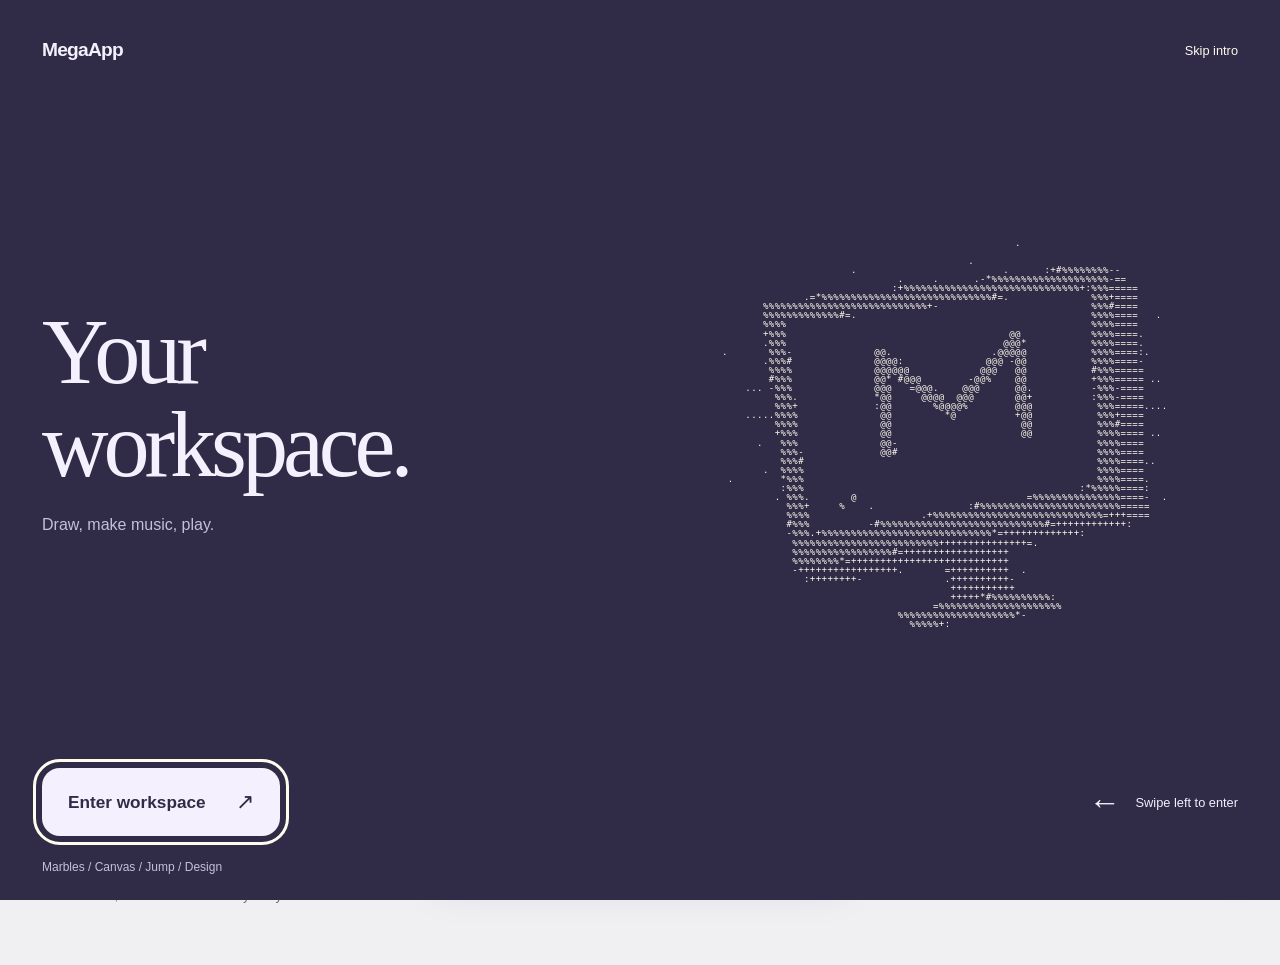
<file: index.html>
<!doctype html>
<html lang="en">
  <head>
    <meta charset="utf-8" />
    <meta
      name="viewport"
      content="width=device-width, initial-scale=1, viewport-fit=cover"
    />
    <meta name="theme-color" content="#3558f5" />
    <meta
      name="description"
      content="A personal creative playground for iPad, Pencil, and the web."
    />
    <meta name="apple-mobile-web-app-capable" content="yes" />
    <meta name="apple-mobile-web-app-status-bar-style" content="default" />
    <title>MegaApp · Working</title>
    <link rel="icon" href="./favicon.svg" type="image/svg+xml" />
    <link rel="apple-touch-icon" href="./icons/apple-touch-icon.png" />
    <link rel="manifest" href="./manifest.webmanifest" />
    <link rel="stylesheet" href="./styles.css" />
    <link rel="stylesheet" href="./files-demo.css" />
    <link rel="stylesheet" href="./reading.css" />
    <link rel="stylesheet" href="./meta.css" />
    <link rel="stylesheet" href="./frontend.css" />
    <link rel="stylesheet" href="./moments.css" />
    <link rel="stylesheet" href="./taste.css" />
  </head>
  <body>
    <div class="app-shell">
      <header class="topbar">
        <a class="brand" href="./" aria-label="MegaApp home"
          ><span class="brand-mark" aria-hidden="true">m</span
          ><span>MegaApp</span><span class="edition">Working</span></a
        >
        <div class="topbar-actions">
          <span id="connection-status" class="connection">Online</span
          ><button id="install-help" class="quiet-button">Add to iPad</button>
        </div>
      </header>
      <nav class="dock" aria-label="Playground" role="tablist">
        <button
          class="dock-button selected"
          id="tab-marble"
          role="tab"
          aria-selected="true"
          aria-controls="panel-marble"
          data-panel="marble"
        >
          <svg viewBox="0 0 24 24" aria-hidden="true">
            <circle cx="8" cy="7" r="3" />
            <circle cx="17" cy="13" r="2" />
            <path d="m3 14 10 5 8-4" /></svg
          ><span>Marbles</span>
        </button>
        <button
          class="dock-button"
          id="tab-jump"
          role="tab"
          aria-selected="false"
          aria-controls="panel-jump"
          tabindex="-1"
          data-panel="jump"
        >
          <svg viewBox="0 0 24 24" aria-hidden="true">
            <path
              d="M3 20h6m6 0h6M7 14l4-7 4 4 3-1M11 7l-1-3m1 3 4-2M11 13l-1 5m3-5 3 5"
            />
            <circle cx="15" cy="3" r="1.5" /></svg
          ><span>Jump</span>
        </button>
        <button
          class="dock-button"
          id="tab-canvas"
          role="tab"
          aria-selected="false"
          aria-controls="panel-canvas"
          tabindex="-1"
          data-panel="canvas"
        >
          <svg viewBox="0 0 24 24" aria-hidden="true">
            <path d="m5 17 12-12 3 3-12 12-4 1Z M14 8l3 3" /></svg
          ><span>Canvas</span>
        </button>
        <button
          class="dock-button"
          id="tab-files"
          role="tab"
          aria-selected="false"
          aria-controls="panel-files"
          tabindex="-1"
          data-panel="files"
        >
          <svg viewBox="0 0 24 24" aria-hidden="true">
            <path d="M3 7h7l2 2h9v11H3Z M3 7V4h7l2 3" />
            <path d="M8 14h8 M8 17h5" /></svg
          ><span>Files</span>
        </button>
        <button class="dock-button" id="tab-reading" role="tab" aria-selected="false" aria-controls="panel-reading" tabindex="-1" data-panel="reading"><svg viewBox="0 0 24 24" aria-hidden="true"><path d="M5 3h10l4 4v14H5Z M14 3v5h5 M8 12h8 M8 16h6" /></svg><span>Reading</span></button>
        <button class="dock-button" id="tab-taste" role="tab" aria-selected="false" aria-controls="panel-taste" tabindex="-1" data-panel="taste"><svg viewBox="0 0 24 24" aria-hidden="true"><path d="M3 8c4-6 5 14 9 8S17 2 21 8 M3 16c4 6 5-14 9-8s5 14 9 8" /></svg><span>Feeling</span></button>
        <button
          class="dock-button"
          id="tab-device"
          role="tab"
          aria-selected="false"
          aria-controls="panel-device"
          tabindex="-1"
          data-panel="device"
        >
          <svg viewBox="0 0 24 24" aria-hidden="true">
            <rect x="6" y="3" width="12" height="18" rx="3" />
            <path d="M10 17h4" /></svg
          ><span>Device</span>
        </button>
        <button
          class="dock-button"
          id="tab-state"
          role="tab"
          aria-selected="false"
          aria-controls="panel-state"
          tabindex="-1"
          data-panel="state"
        >
          <svg viewBox="0 0 24 24" aria-hidden="true">
            <path d="m12 3 9 5-9 5-9-5Z m-9 9 9 5 9-5 M3 16l9 5 9-5" /></svg
          ><span>State</span>
        </button>
        <button
          class="dock-button"
          id="tab-design"
          role="tab"
          aria-selected="false"
          aria-controls="panel-design"
          tabindex="-1"
          data-panel="design"
        >
          <svg viewBox="0 0 24 24" aria-hidden="true">
            <path
              d="M12 5v15M3 4h5a4 4 0 0 1 4 2 4 4 0 0 1 4-2h5v15h-5a4 4 0 0 0-4 2 4 4 0 0 0-4-2H3Z"
            /></svg
          ><span>Design</span>
        </button>
        <span class="dock-spacer"></span
        ><button
          id="theme-toggle"
          class="dock-button"
          aria-label="Switch color theme"
        >
          <svg viewBox="0 0 24 24" aria-hidden="true">
            <path d="M19 14A8 8 0 0 1 10 5a8 8 0 1 0 9 9Z" /></svg
          ><span>Theme</span>
        </button>
      </nav>
      <main>
        <section
          id="panel-marble"
          class="panel marble-panel"
          role="tabpanel"
          aria-labelledby="tab-marble"
        >
          <div class="panel-heading marble-heading">
            <div>
              <h1>Marble Music</h1>
              <p>Draw a line. Let a little melody fall.</p>
            </div>
            <button
              id="marble-play"
              class="primary-button marble-play"
              aria-pressed="false"
              disabled
            >
              Play
            </button>
          </div>
          <div class="marble-toolbar" aria-label="Marble tools">
            <div class="segmented">
              <button id="marble-tool-draw" class="active" aria-pressed="true">
                Draw rails
              </button>
              <button id="marble-tool-drop" aria-pressed="false">
                Drop marbles
              </button>
            </div>
            <label class="marble-note-control"
              >Next rail
              <select id="marble-note">
                <option value="0">C4</option>
                <option value="1">D4</option>
                <option value="2">E4</option>
                <option value="3">G4</option>
                <option value="4">A4</option>
                <option value="5">C5</option>
                <option value="6">D5</option>
                <option value="7">E5</option>
              </select>
            </label>
            <div class="toolbar-spacer"></div>
            <div class="marble-history-actions">
              <button id="marble-undo" class="quiet-button" disabled>Undo</button>
              <button id="marble-clear" class="quiet-button">Clear</button>
            </div>
          </div>
          <div class="marble-workspace">
            <div id="marble-stage" class="marble-stage">
              <canvas
                id="marble-canvas"
                tabindex="0"
                aria-label="Marble Music board. Draw rails or drop marbles with Pencil, touch, or mouse. Use the controls to play. Keyboard: Space to play or pause, Command Z to undo."
              ></canvas>
            </div>
            <aside class="marble-instrument" aria-label="Instrument controls">
              <div class="marble-control-title">
                <h2>A tiny instrument</h2>
                <span class="marble-note-symbol" aria-hidden="true">♫</span>
              </div>
              <button
                id="marble-sound"
                class="quiet-button marble-sound"
                aria-pressed="true"
              >
                Sound on
              </button>
              <label class="marble-slider"
                >Gravity
                <output id="marble-gravity-value" for="marble-gravity"
                  >600</output
                >
                <input
                  id="marble-gravity"
                  type="range"
                  min="100"
                  max="1200"
                  step="1"
                  value="600"
                />
              </label>
              <label class="marble-slider"
                >Volume
                <output id="marble-volume-value" for="marble-volume"
                  >35%</output
                >
                <input
                  id="marble-volume"
                  type="range"
                  min="0"
                  max="1"
                  step="0.01"
                  value="0.35"
                />
              </label>
              <p id="marble-instruction" class="marble-instruction">
                Draw musical rails, then press Play. Choose Drop marbles to add
                your own.
              </p>
              <div class="marble-scene-actions">
                <button id="marble-reset" class="quiet-button">Restart</button>
                <button id="marble-demo" class="quiet-button">Load demo</button>
              </div>
              <div class="marble-file-actions">
                <button id="marble-export" class="quiet-button">
                  Save scene
                </button>
                <button id="marble-import" class="quiet-button">
                  Open scene
                </button>
                <input
                  id="marble-file"
                  type="file"
                  accept="application/json,.json"
                  hidden
                />
              </div>
            </aside>
          </div>
          <footer class="marble-footer">
            <span id="marble-status" role="status"
              >Getting the marbles ready…</span
            >
            <div class="marble-counters">
              <span><output id="marble-ball-count">0</output> marbles</span
              ><span><output id="marble-hit-count">0</output> notes</span>
            </div>
          </footer>
        </section>
        <section
          id="panel-jump"
          class="panel platformer-panel"
          role="tabpanel"
          aria-labelledby="tab-jump"
          hidden
        >
          <div class="panel-heading platformer-heading">
            <div>
              <h1>Pocket Jump</h1>
              <p>Run, jump, grab coins. Reach the flag.</p>
            </div>
            <div class="platformer-actions">
              <button
                id="platformer-sound"
                class="quiet-button"
                aria-pressed="true"
              >
                Sound on
              </button>
              <button id="platformer-restart" class="quiet-button">
                Restart
              </button>
              <button id="platformer-play" class="primary-button">Start</button>
            </div>
          </div>
          <div class="platformer-machine">
            <div class="platformer-hud" aria-label="Game score">
              <span>Score <output id="platformer-score">0</output></span>
              <span>Coins <output id="platformer-coins">0</output></span>
              <span>Lives <output id="platformer-lives">3</output></span>
            </div>
            <div id="platformer-stage" class="platformer-stage">
              <canvas
                id="platformer-canvas"
                tabindex="0"
                aria-label="Pocket Jump game. Use left and right arrows or A and D to move. Space, up arrow, or W to jump. On a touchscreen use the move and Jump buttons below."
                aria-describedby="platformer-status"
              ></canvas>
              <div id="platformer-overlay" class="platformer-overlay">
                <div class="platformer-prompt">
                  <h2 id="platformer-overlay-title">A little adventure.</h2>
                  <p id="platformer-overlay-text">
                    Jump over gaps and stomp the blobs. Three lives, one flag.
                  </p>
                  <button id="platformer-action" class="primary-button">
                    Start
                  </button>
                </div>
              </div>
            </div>
            <div class="platformer-controls" aria-label="Touch game controls">
              <div class="platformer-directions">
                <button
                  id="platformer-left"
                  class="platformer-pad"
                  aria-label="Move left"
                  aria-pressed="false"
                >
                  <span aria-hidden="true">←</span>
                </button>
                <button
                  id="platformer-right"
                  class="platformer-pad"
                  aria-label="Move right"
                  aria-pressed="false"
                >
                  <span aria-hidden="true">→</span>
                </button>
              </div>
              <span class="platformer-touch-hint"
                >Hold to move. Tap to jump.</span
              >
              <button
                id="platformer-jump"
                class="platformer-pad platformer-jump"
                aria-label="Jump"
                aria-pressed="false"
              >
                Jump <span aria-hidden="true">↑</span>
              </button>
            </div>
          </div>
          <footer class="platformer-footer">
            <span id="platformer-status" role="status"
              >Your adventure is ready.</span
            >
            <span class="platformer-keyboard-hint"
              >Keyboard: ← → or A D · Space to jump</span
            >
          </footer>
        </section>
        <section
          id="panel-canvas"
          class="panel canvas-panel"
          role="tabpanel"
          aria-labelledby="tab-canvas"
          hidden
        >
          <div class="panel-heading">
            <div>
              <h1>A little room to make things.</h1>
              <p>Pencil, finger, mouse. Try a mark.</p>
            </div>
            <button id="canvas-fullscreen" class="quiet-button">
              Fullscreen
            </button>
          </div>
          <div class="canvas-toolbar" aria-label="Drawing controls">
            <div class="segmented">
              <button id="tool-draw" class="active" aria-pressed="true">
                Draw</button
              ><button id="tool-erase" aria-pressed="false">Erase</button>
            </div>
            <label class="color-control"
              >Ink <input type="color" id="ink-color" value="#3558f5"
            /></label>
            <label class="width-control"
              >Size
              <input
                type="range"
                id="brush-size"
                min="1"
                max="48"
                value="8"
              /><output id="brush-value" for="brush-size">8</output></label
            >
            <label class="toggle-control"
              ><input type="checkbox" id="pressure-toggle" checked />
              Pressure</label
            >
            <label class="toggle-control"
              ><input type="checkbox" id="pen-only" /> Pencil only</label
            >
            <div class="toolbar-spacer"></div>
            <button id="undo" class="quiet-button" disabled>Undo</button
            ><button id="redo" class="quiet-button" disabled>Redo</button
            ><button id="clear-canvas" class="quiet-button">Clear</button>
          </div>
          <div class="canvas-workspace">
            <div class="canvas-stage" id="canvas-stage">
              <canvas
                id="drawing-canvas"
                aria-label="Drawing canvas. Use Pencil, touch, or mouse. Keyboard shortcuts: Command Z to undo; plus and minus to zoom."
                tabindex="0"
              ></canvas>
              <div class="canvas-welcome" id="canvas-welcome">
                <span class="welcome-spark" aria-hidden="true">✳</span
                ><strong>Hey. What happens if…</strong
                ><span>Make a mark and find out.</span>
              </div>
              <div class="zoom-controls">
                <button id="zoom-out" aria-label="Zoom out">−</button
                ><output id="zoom-value">100%</output
                ><button id="zoom-in" aria-label="Zoom in">+</button
                ><button id="zoom-fit">Fit</button>
              </div>
            </div>
            <aside class="input-rack" aria-label="Live input">
              <div class="rack-heading">
                <h2>Under your fingertips</h2>
                <span id="pointer-type" class="small-badge">Waiting</span>
              </div>
              <div class="pressure-meter">
                <span>Pressure</span><strong id="pressure-value">0.00</strong>
                <div class="meter-track"><span id="pressure-fill"></span></div>
              </div>
              <dl class="telemetry">
                <div>
                  <dt>Position</dt>
                  <dd id="pointer-position">—</dd>
                </div>
                <div>
                  <dt>Tilt</dt>
                  <dd id="pointer-tilt">—</dd>
                </div>
                <div>
                  <dt>Altitude</dt>
                  <dd id="pointer-altitude">—</dd>
                </div>
                <div>
                  <dt>Azimuth</dt>
                  <dd id="pointer-azimuth">—</dd>
                </div>
                <div>
                  <dt>Twist</dt>
                  <dd id="pointer-twist">—</dd>
                </div>
                <div>
                  <dt>Contact</dt>
                  <dd id="pointer-contact">—</dd>
                </div>
                <div>
                  <dt>Samples</dt>
                  <dd id="pointer-samples">—</dd>
                </div>
                <div>
                  <dt>Prediction</dt>
                  <dd id="pointer-prediction">—</dd>
                </div>
                <div>
                  <dt>Display</dt>
                  <dd id="display-density">—</dd>
                </div>
              </dl>
              <p class="rack-note">
                Two fingers to pan and zoom. Predicted marks are a preview; only
                actual input is saved to your export.
              </p>
              <div class="export-actions">
                <button id="export-png" class="primary-button">
                  Save image</button
                ><button id="export-svg" class="quiet-button">Save SVG</button
                ><button id="share-canvas" class="quiet-button">Share</button>
              </div>
            </aside>
          </div>
          <footer class="canvas-footer">
            <span id="canvas-summary">Your canvas is ready.</span
            ><span>960 × 640</span>
          </footer>
        </section>
        <section id="panel-reading" class="panel reading-panel" role="tabpanel" aria-labelledby="tab-reading" hidden>
          <div id="reading-surface" class="reading-surface" tabindex="0" role="application" aria-label="PDF and scratch workspace. Pencil draws; fingers move. Use the tool options to draw with a finger.">
            <canvas id="reading-canvas" aria-label="PDF pages and handwritten notes"></canvas>
          </div>
          <button id="reading-menu" class="reading-document-button" aria-haspopup="dialog" aria-label="Open document menu">
            <svg viewBox="0 0 24 24" aria-hidden="true"><path d="M5 3h10l4 4v14H5Z M14 3v5h5 M8 12h8 M8 16h6" /></svg>
            <span id="reading-title">Opening paper…</span><span aria-hidden="true">⌄</span>
          </button>
          <output id="reading-page-label" class="reading-position" aria-live="polite">Opening PDF…</output>
          <span id="reading-save-state" class="reading-save-state" role="status"></span>
          <div class="reading-toolbar" aria-label="PDF drawing tools">
            <button id="reading-tool-pen" aria-label="Pen" title="Pen (P)" aria-pressed="true"><svg viewBox="0 0 24 24" aria-hidden="true"><path d="m5 16 11-11 3 3-11 11-5 2Z M13 8l3 3" /></svg><span>Pen</span></button>
            <button id="reading-tool-highlight" aria-label="Highlighter" title="Highlighter (H)" aria-pressed="false"><svg viewBox="0 0 24 24" aria-hidden="true"><path d="m8 15 7-10 4 4-10 7Z M8 15l-3 4h5l2-3 M3 21h18" /></svg><span>Highlight</span></button>
            <button id="reading-tool-erase" aria-label="Eraser" title="Eraser (E)" aria-pressed="false"><svg viewBox="0 0 24 24" aria-hidden="true"><path d="m4 14 10-10 7 7-10 10H7Z M9 9l7 7 M11 21h10" /></svg><span>Erase</span></button>
            <button id="reading-tool-move" aria-label="Move workspace" title="Move (V)" aria-pressed="false"><svg viewBox="0 0 24 24" aria-hidden="true"><path d="M12 3v18 M3 12h18 M8 7l4-4 4 4 M8 17l4 4 4-4 M7 8l-4 4 4 4 M17 8l4 4-4 4" /></svg><span>Move</span></button>
            <span class="reading-tool-divider" aria-hidden="true"></span>
            <button id="reading-tool-options-button" aria-label="Ink and input options" title="Ink and input options" aria-expanded="false" aria-controls="reading-tool-options"><span id="reading-color-swatch" class="reading-color-swatch"></span></button>
            <button id="reading-undo" aria-label="Undo" title="Undo" disabled><svg viewBox="0 0 24 24" aria-hidden="true"><path d="M8 5 3 10l5 5 M3 10h10a7 7 0 0 1 7 7v3" /></svg></button>
            <button id="reading-redo" aria-label="Redo" title="Redo" disabled><svg viewBox="0 0 24 24" aria-hidden="true"><path d="m16 5 5 5-5 5 M21 10H11a7 7 0 0 0-7 7v3" /></svg></button>
          </div>
          <div id="reading-tool-options" class="reading-tool-options" hidden>
            <div class="reading-ink-options"><label for="reading-color">Color</label><input id="reading-color" type="color" value="#182b49" /><label for="reading-size">Size</label><input id="reading-size" type="range" min="1" max="40" step="1" value="2" /><output id="reading-size-label">2</output></div>
            <label class="reading-finger-option"><input id="reading-finger" type="checkbox" /> Draw with a finger</label>
            <p>Otherwise, fingers pan and pinch to zoom.</p>
          </div>
          <input id="reading-file" type="file" accept="application/pdf,.pdf" hidden />
          <dialog id="reading-document-dialog" class="reading-document-dialog" aria-labelledby="reading-dialog-title">
            <header class="reading-dialog-heading"><h2 id="reading-dialog-title">Document</h2><button id="reading-menu-close" class="quiet-button" aria-label="Close document menu">Done</button></header>
            <div class="reading-document-actions"><button id="reading-import" class="primary-button">Open PDF</button><button id="reading-new-copy" class="quiet-button" disabled>New working copy</button><button id="reading-download" class="quiet-button" disabled>Export marked PDF</button><button id="reading-original" class="quiet-button" disabled>Save original PDF</button><button id="reading-workspace-export" class="quiet-button" disabled>Back up workspace</button></div>
            <p class="reading-export-note">Outlined pages are the print area. PDF export keeps their original sizes and order, and includes your marks inside those boundaries. The workspace backup also keeps the surrounding scratch work.</p>
            <div class="reading-navigation"><button id="reading-prev" class="quiet-button" aria-label="Previous page" disabled>‹</button><form id="reading-page-form"><label for="reading-page-input">Page</label><input id="reading-page-input" type="number" min="1" value="1" aria-label="Page number" /><button class="quiet-button" type="submit">Go</button></form><button id="reading-next" class="quiet-button" aria-label="Next page" disabled>›</button><button id="reading-fit" class="quiet-button" disabled>Fit page</button><button id="reading-zoom-out" class="quiet-button" aria-label="Zoom out" disabled>−</button><span id="reading-zoom-label">100%</span><button id="reading-zoom-in" class="quiet-button" aria-label="Zoom in" disabled>+</button></div>
            <p id="reading-status" class="reading-status" role="status">Work saves on this device. Connect your library to sync it.</p>
            <section id="reading-conflict" class="reading-conflict" hidden aria-label="Workspace conflict"><h3>Two saved versions</h3><p>Another device has different work. Choose the version to continue; the other version will be kept as a separate working copy.</p><div><button id="reading-conflict-local" class="primary-button">Continue my work</button><button id="reading-conflict-remote" class="quiet-button">Use other-device work</button></div></section>
            <section class="reading-library" aria-label="PDF library"><div class="reading-library-heading"><h3>Library</h3><button id="reading-upload" class="primary-button" disabled>Sync workspace</button><button id="reading-refresh" class="quiet-button" disabled>Refresh</button></div><p id="reading-cache-warning" role="status" hidden></p><h4>On this device</h4><p id="reading-count"></p><div id="reading-local-list" class="reading-local-list"></div><h4>In GitHub library</h4><div id="reading-cloud-list" class="reading-cloud-list"></div><p id="reading-cloud-empty">Connect your private repository to open work from another device.</p></section>
            <details id="reading-setup" class="reading-setup"><summary>Library connection and settings</summary><div class="reading-connection"><p id="reading-account" class="reading-account">GitHub disconnected</p><label id="reading-key-label" for="reading-key">Repository key</label><input id="reading-key" type="password" autocomplete="off" autocapitalize="none" spellcheck="false" placeholder="Paste fine-grained key" /><button id="reading-connect" class="primary-button">Connect library</button><button id="reading-disconnect" class="quiet-button" hidden>Disconnect</button><p><a class="reading-guide" href="./reading/git-guide.html" target="_blank" rel="noopener">Get a repository key</a></p></div><label for="reading-repository">Repository location</label><input id="reading-repository" type="url" autocomplete="off" autocapitalize="none" spellcheck="false" /><button id="reading-save-repository" class="quiet-button">Save repository setting</button><p>The location also lives in State as MEGAAPP_ASSET_REPOSITORY. Your key stays in memory for up to one hour; reconnect after reloading.</p></details>
            <details id="reading-text-details" class="reading-text"><summary>Selectable text from this page</summary><pre id="reading-text"></pre></details>
          </dialog>
        </section>
        <section
          id="panel-files"
          class="panel files-panel"
          role="tabpanel"
          aria-labelledby="tab-files"
          hidden
        >
          <div class="panel-heading files-heading">
            <div>
              <h1>Files that travel with you.</h1>
              <p>Work here. Keep an original in Drive. Take a copy anywhere.</p>
            </div>
            <button id="files-walkthrough" class="primary-button">Start walkthrough</button>
          </div>
          <div class="files-simulation-note">
            <span class="files-simulation-badge">Interactive simulation</span>
            <p>Try it safely. These Drive copies live in this browser; no Google account is connected.</p>
          </div>
          <p id="files-session-warning" class="files-warning" role="status" hidden>
            Session only: this browser could not save files on this device. Export your work before closing this tab.
          </p>
          <div id="files-live-connection" class="files-live-connection" hidden>
            <div><strong id="files-live-title">Google Drive connection</strong><p id="files-live-detail">Checking the private Drive connection…</p></div>
            <div><button id="files-connect" class="primary-button" hidden>Connect for this session</button><button id="files-pick-drive" class="primary-button" hidden>Pick existing Drive file</button><button id="files-drive-refresh" class="quiet-button" hidden>Refresh Drive files</button><button id="files-disconnect" class="quiet-button" hidden>End Drive session</button></div>
          </div>
          <p id="files-picker-setup" class="files-warning" hidden>Choosing existing files needs the approved Google Picker setup: a restricted API key and the same Cloud project number. Local files remain available.</p>
          <p id="files-upload-setup" class="files-warning" hidden>Drive uploads need the private server’s recovery storage configured first. You can still open chosen Drive files, edit locally, and export your copies.</p>
          <div class="files-copy-map" aria-label="Where your file lives">
            <article class="files-place files-place-device">
              <div class="files-place-heading">
                <svg viewBox="0 0 32 32" aria-hidden="true"><rect x="4" y="5" width="24" height="17" rx="3"/><path d="M12 22v5m8-5v5M9 27h14"/></svg>
                <h2>This device</h2>
                <span id="files-device-state" class="files-place-state">Ready</span>
              </div>
              <div class="files-copy-sheet">
                <strong id="files-device-name">Your working copy</strong>
                <span id="files-device-detail">Open a file to keep it close.</span>
              </div>
              <p id="files-device-explanation">Edits stay on this device, even when you’re offline.</p>
            </article>
            <div id="files-bridge" class="files-bridge" aria-hidden="true">
              <svg viewBox="0 0 100 32"><path d="M3 16h92m-9-8 9 8-9 8"/></svg>
              <span id="files-bridge-label">Open · edit · save</span>
            </div>
            <article class="files-place files-place-drive">
              <div class="files-place-heading">
                <svg viewBox="0 0 32 32" aria-hidden="true"><path d="m12 4-9 16 5 8h18l4-8-9-16Z M12 4l9 16H3m5 8 5-8m17 0H13l8-16"/></svg>
                <h2>Google Drive</h2>
                <span id="files-drive-state" class="files-place-state">Simulation</span>
              </div>
              <div class="files-copy-sheet">
                <strong id="files-drive-name">Your original</strong>
                <span id="files-drive-detail">Save a file to make a Drive copy.</span>
              </div>
              <p id="files-drive-explanation">Opening checks the original for changes. Saving checks again.</p>
            </article>
          </div>
          <div class="files-demo-controls" aria-label="Simulation controls">
            <div class="files-network-state"><span id="files-network-dot" aria-hidden="true"></span><strong id="files-network-label">Simulated connection on</strong></div>
            <div class="files-simulation-actions">
              <button id="files-network" class="quiet-button" aria-pressed="false">Go offline</button>
              <button id="files-external" class="quiet-button" disabled>Change Drive copy</button>
              <button id="files-fail" class="quiet-button">Fail next upload</button>
            </div>
          </div>
          <div id="files-guide" class="files-guide" role="status">
            <span id="files-guide-title">See what happens to a file.</span>
            <p id="files-guide-text">Start a walkthrough, or bring in a file of your own. The simulation never removes your work.</p>
            <button id="files-guide-action" class="quiet-button" hidden></button>
          </div>
          <div class="files-workspace">
            <aside class="files-library" aria-label="Files on this device">
              <div class="files-library-heading"><h2>Your files</h2><span id="files-count">0</span></div>
              <div class="files-library-actions">
                <button id="files-new" class="quiet-button">New note</button>
                <button id="files-import" class="quiet-button">Import file</button>
                <input id="files-import-input" type="file" hidden />
              </div>
              <div id="files-list" class="files-list"></div>
              <button id="files-large" class="files-large-button">Try a 12 MiB file <span>A sample you can open and export</span></button>
              <p id="files-library-note" class="files-library-note">Files and earlier copies live outside the ordinary State values.</p>
            </aside>
            <div class="files-editor-area">
              <div id="files-empty" class="files-empty">
                <svg viewBox="0 0 80 90" aria-hidden="true"><path d="M16 6h31l17 17v58H16Z M47 6v17h17 M27 38h26m-26 10h26m-26 10h17"/></svg>
                <h2>A file in two places.</h2>
                <p>Open it, make a change, lose the connection.<br />Your work stays with you.</p>
              </div>
              <div id="files-editor-content" hidden>
                <div class="files-editor-heading">
                  <div><h2 id="files-editor-name"></h2><span id="files-editor-meta" class="files-editor-meta"></span></div>
                  <span id="files-status" class="files-status" role="status"></span>
                </div>
                <div class="files-editor-toolbar">
                  <button id="files-save" class="primary-button">Save to Drive</button>
                  <button id="files-refresh" class="quiet-button">Refresh</button>
                  <button id="files-export" class="quiet-button">Export all copies</button>
                </div>
                <p id="files-draft-status" class="files-draft-status" role="status"></p>
                <div id="files-draft-recovery" class="files-recovery" hidden>
                  <p>Your typing is still here, but this file changed elsewhere. Keep it as a new file or download it before opening another file.</p>
                  <div><button id="files-recover" class="primary-button">Keep typing as a new file</button><button id="files-download-typing" class="quiet-button">Download typing</button></div>
                </div>
                <label id="files-text-label" class="files-text-label" for="files-editor">Working copy</label>
                <textarea id="files-editor" class="files-editor" spellcheck="true" aria-describedby="files-draft-status"></textarea>
                <div id="files-binary" class="files-binary" hidden><svg viewBox="0 0 48 56" aria-hidden="true"><path d="M8 4h21l11 11v37H8Z M29 4v11h11 M18 29l-5 5 5 5m12-10 5 5-5 5"/></svg><strong id="files-binary-name"></strong><p>This file is kept as its original bytes. You can save, refresh, and export it.</p></div>
                <div id="files-conflict" class="files-conflict" hidden>
                  <div class="files-conflict-title"><h3>Two changes. Both kept.</h3><span class="files-status" data-status="conflict">Needs your choice</span></div>
                  <p id="files-conflict-description">Your working copy and the changed Drive original are safe. Compare them, then choose what to keep working on.</p>
                  <div class="files-comparison"><div><h4>Your working copy</h4><pre id="files-local-preview"></pre></div><div><h4 id="files-remote-heading">Changed Drive copy</h4><pre id="files-remote-preview"></pre></div></div>
                  <div class="files-conflict-actions"><button id="files-keep-both" class="primary-button">Keep both as files</button><button id="files-use-drive" class="quiet-button">Use Drive copy</button></div>
                  <p class="files-conflict-footnote">Use Drive copy also keeps your local draft in earlier copies and in your export.</p>
                </div>
                <details id="files-history" class="files-history"><summary>Earlier copies <span id="files-history-count">0</span></summary><div id="files-history-list"></div></details>
              </div>
            </div>
          </div>
          <details class="files-setup">
            <summary>How a real Drive connection will work</summary>
            <p>A private server keeps credentials outside files, ordinary State values, exports, and browser source. Google will ask you to approve access only to files you choose or create with MegaApp.</p>
            <p>Real setup needs your approval for the Google OAuth application and its redirect address. The first connection lasts for a server session. Persistent access would require a separate approval.</p>
          </details>
        </section>
        <section
          id="panel-device"
          class="panel document-panel"
          role="tabpanel"
          aria-labelledby="tab-device"
          hidden
        >
          <div class="panel-heading">
            <div>
              <h1>What can this device do?</h1>
              <p>Live checks for the browser you’re using.</p>
            </div>
            <button id="refresh-capabilities" class="quiet-button">
              Refresh
            </button>
          </div>
          <div id="device-summary" class="device-summary"></div>
          <div class="capability-filters">
            <label
              >Find a capability
              <input
                id="capability-search"
                type="search"
                placeholder="Pencil, audio, files…" /></label
            ><label
              >Show
              <select id="capability-filter">
                <option value="all">Everything</option>
                <option value="available">API exposed</option>
                <option value="unavailable">Not exposed</option>
              </select></label
            >
          </div>
          <div id="capability-list"></div>
          <div
            id="probe-output"
            class="probe-output"
            aria-live="polite"
            hidden
          ></div>
        </section>
        <section
          id="panel-state"
          class="panel document-panel"
          role="tabpanel"
          aria-labelledby="tab-state"
          hidden
        >
          <div class="panel-heading">
            <div>
              <h1>A few things to remember.</h1>
              <p>
                A small persistence experiment. Come back and your values will
                still be here.
              </p>
            </div>
            <span id="storage-status" class="small-badge">Loading</span>
          </div>
          <div class="state-actions">
            <button id="export-state" class="primary-button">
              Export State</button
            ><button id="import-state" class="quiet-button">
              Import State</button
            ><input
              id="state-file"
              type="file"
              accept="application/json,.json"
              hidden
            /><button id="reset-state" class="quiet-button">
              Reset State
            </button>
          </div>
          <form id="variable-form" class="variable-form">
            <label
              >Name
              <input
                id="variable-name"
                required
                placeholder="apps.demo.tempo"
                autocomplete="off"
                maxlength="100" /></label
            ><label
              >Type
              <select id="variable-type">
                <option>string</option>
                <option>number</option>
                <option>boolean</option>
                <option>object</option>
                <option>array</option>
                <option>null</option>
              </select></label
            ><label class="value-label"
              >Value
              <input id="variable-value" value="" autocomplete="off" /></label
            ><button class="primary-button" type="submit">Save value</button>
            <p id="variable-error" class="form-error" role="alert" hidden></p>
          </form>
          <div id="variable-list" class="variable-list"></div>
          <p class="state-note">
            Shared app state lives here. Private Ollama keys show only whether they are set and are excluded from exports. Larger values have a shortened preview; Edit shows the full value.
            Export a copy to move or back them up. Production state and cloud
            sync come later.
          </p>
        </section>
        <section id="panel-taste" class="panel taste-panel" role="tabpanel" aria-labelledby="tab-taste" hidden>
          <header class="taste-heading"><h1>A feeling, three ways.</h1><p id="taste-round">Round 1</p></header>
          <div class="taste-target">
            <label>Feeling to aim for<input id="taste-target" maxlength="4000" value="Quiet anticipation" data-taste-edit /></label>
            <button id="taste-start" class="quiet-button" type="button" data-taste-edit>Try this feeling</button>
          </div>
          <p id="taste-method" class="taste-method">Three runnable HTML artifacts.</p>
          <div class="taste-directions"><p id="taste-gesture">Tap or drag inside each view.</p><div class="taste-generation-actions"><button id="taste-generate" class="primary-button" type="button">Connect Ollama</button><button id="taste-cancel-generation" class="quiet-button" type="button" hidden>Cancel generation</button><button id="taste-mode" class="quiet-button" type="button" aria-pressed="false" data-taste-edit>Watch motion</button></div></div>
          <div id="taste-views" class="taste-views" aria-label="Three live feeling attempts"></div>
          <div class="taste-feedback">
            <label>What feels right or wrong? <span>(optional)</span><textarea id="taste-note" maxlength="4000" rows="2" placeholder="A feels spacious, but its response is too eager…" data-taste-edit></textarea></label>
            <label>How close is your choice?<select id="taste-match" data-taste-edit><option value="unsure">Not sure yet</option><option value="far">Still far away</option><option value="close">Getting close</option><option value="yes">This has the feeling</option></select></label>
          </div>
          <div class="taste-alternatives"><button id="taste-none" class="quiet-button" type="button" data-taste-edit data-taste-judge>None of these</button><button id="taste-tie" class="quiet-button" type="button" data-taste-edit data-taste-judge>Can't tell</button><button id="taste-undo" class="quiet-button" type="button" data-taste-edit>Undo last choice</button></div>
          <p id="taste-outcome" class="taste-outcome" role="status" aria-live="polite">Choose the closest; the next three will build on your feedback.</p>
          <div id="taste-next-actions" class="taste-data-actions" hidden><button id="taste-next-brief" class="primary-button" type="button">Export AI brief</button><button id="taste-next-import" class="quiet-button" type="button">Import next round</button></div>
          <p id="taste-save" class="taste-save" role="alert" hidden></p>
          <div class="taste-save-actions"><button id="taste-retry" class="quiet-button" type="button" hidden>Try saving again</button><button id="taste-backup" class="quiet-button" type="button" hidden>Export unreadable backup</button></div>
          <details class="taste-data"><summary>History &amp; data</summary>
            <p>Each HTML artifact is an actual program with its own behavior. Your AI brief includes exact code, choices and notes. Generate the next three HTML files through an agent, package them as a round, then import it here. Automatic generation inside the app still needs a model connection.</p>
            <p>Previews are isolated from MegaApp storage and restart when you leave or open a larger view. Source, choices, corrections and notes stay on this device. Imported HTML resources are limited to inline code and local data; remote dependencies do not load.</p>
            <p>Earlier sketch sessions still retain their parameter comparisons and bounded contact samples. The shell does not record arbitrary inputs inside HTML artifacts. Export is yours to share.</p>
            <label>Feeling session<select id="taste-sessions" data-taste-edit></select></label>
            <div class="taste-data-actions"><button id="taste-export" class="quiet-button" type="button">Export data</button><button id="taste-brief" class="quiet-button" type="button">Export AI brief</button><button id="taste-import" class="quiet-button" type="button">Import data</button></div>
            <input id="taste-file" type="file" accept="application/json,.json" hidden />
            <p id="taste-record-count">0 saved comparisons</p><ol id="taste-history" class="taste-history"></ol>
          </details>
          <dialog id="taste-preview" class="taste-preview" aria-labelledby="taste-preview-title"><div class="taste-preview-heading"><h2 id="taste-preview-title">Live attempt</h2><div><button id="taste-preview-download" class="quiet-button" type="button">Save HTML</button><button id="taste-preview-close" class="quiet-button" type="button">Close</button></div></div><div id="taste-preview-body" class="taste-preview-body"></div><p id="taste-preview-issue" class="taste-runtime-issue" hidden></p><p>Closing restarts the inline previews. The HTML source and your feedback are kept.</p></dialog>
        </section>
        <section
          id="panel-design"
          class="panel design-panel"
          role="tabpanel"
          aria-labelledby="tab-design"
          hidden
        >
          <article id="design-guide" aria-label="Manny's interactive MegaApp design"></article>
          <div class="design-reading-actions">
            <button id="intro-replay" class="quiet-button">Try opening</button>
            <a class="quiet-button design-open" href="./reading/care-and-consequence.html" target="_blank" rel="noopener">Care &amp; consequence study</a>
            <a class="quiet-button" href="./docs/design.md" target="_blank" rel="noopener">Read source document</a>
          </div>
        </section>
      </main>
    </div>
    <div
      id="workspace-intro"
      class="workspace-intro"
      role="dialog"
      aria-modal="true"
      aria-labelledby="intro-title"
      tabindex="-1"
      hidden
    >
      <div class="intro-topline">
        <span class="intro-brand">MegaApp</span>
        <button id="intro-skip" class="intro-skip">Skip intro</button>
      </div>
      <div class="intro-composition">
        <div class="intro-copy">
          <h1 id="intro-title">Your<br />workspace.</h1>
          <p>Draw, make music, play.</p>
        </div>
        <canvas
          id="intro-art"
          class="intro-art"
          role="img"
          aria-label="An original ASCII computer with a luminous M on its screen"
        ></canvas>
      </div>
      <div class="intro-entry">
        <button id="intro-enter" class="intro-enter">
          Enter workspace <span aria-hidden="true">↗</span>
        </button>
        <span class="intro-swipe"
          ><span aria-hidden="true">←</span> Swipe left to enter</span
        >
      </div>
      <p class="intro-tools">Marbles / Canvas / Jump / Design</p>
      <div class="intro-blade" aria-hidden="true"></div>
    </div>
    <div id="toast" class="toast" role="status" hidden></div>
    <dialog id="files-picker-dialog" class="files-picker-dialog" aria-labelledby="files-picker-title">
      <h2 id="files-picker-title">Choose an existing Drive file</h2>
      <p>Google’s chooser opens in a separate window. Choose one uploaded file to give MegaApp access to that file. Your current working copy stays safe here.</p>
      <p id="files-picker-status" class="files-picker-status" role="status">The chooser is ready to open.</p>
      <div class="files-picker-actions"><a id="files-picker-open" class="primary-button" target="_blank" rel="noopener noreferrer">Open Google chooser</a><button id="files-picker-cancel" class="quiet-button" type="button">Cancel</button></div>
    </dialog>
    <dialog id="install-dialog" aria-labelledby="install-title">
      <form method="dialog">
        <button class="dialog-close quiet-button" aria-label="Close">
          Close
        </button>
      </form>
      <h2 id="install-title">Add MegaApp to your Home Screen</h2>
      <p>
        In Safari or Chrome on iPad, open the Share menu and choose
        <strong>Add to Home Screen</strong>. Enable
        <strong>Open as Web App</strong> if offered.
      </p>
      <p>After the first connected visit, the playground can open offline.</p>
      <p>
        Each browser and the Home Screen app keep separate local values. Export
        and import a sample snapshot to move them between contexts.
      </p>
    </dialog>
    <script type="module" src="./src/app.js"></script>
  </body>
</html>
</file>
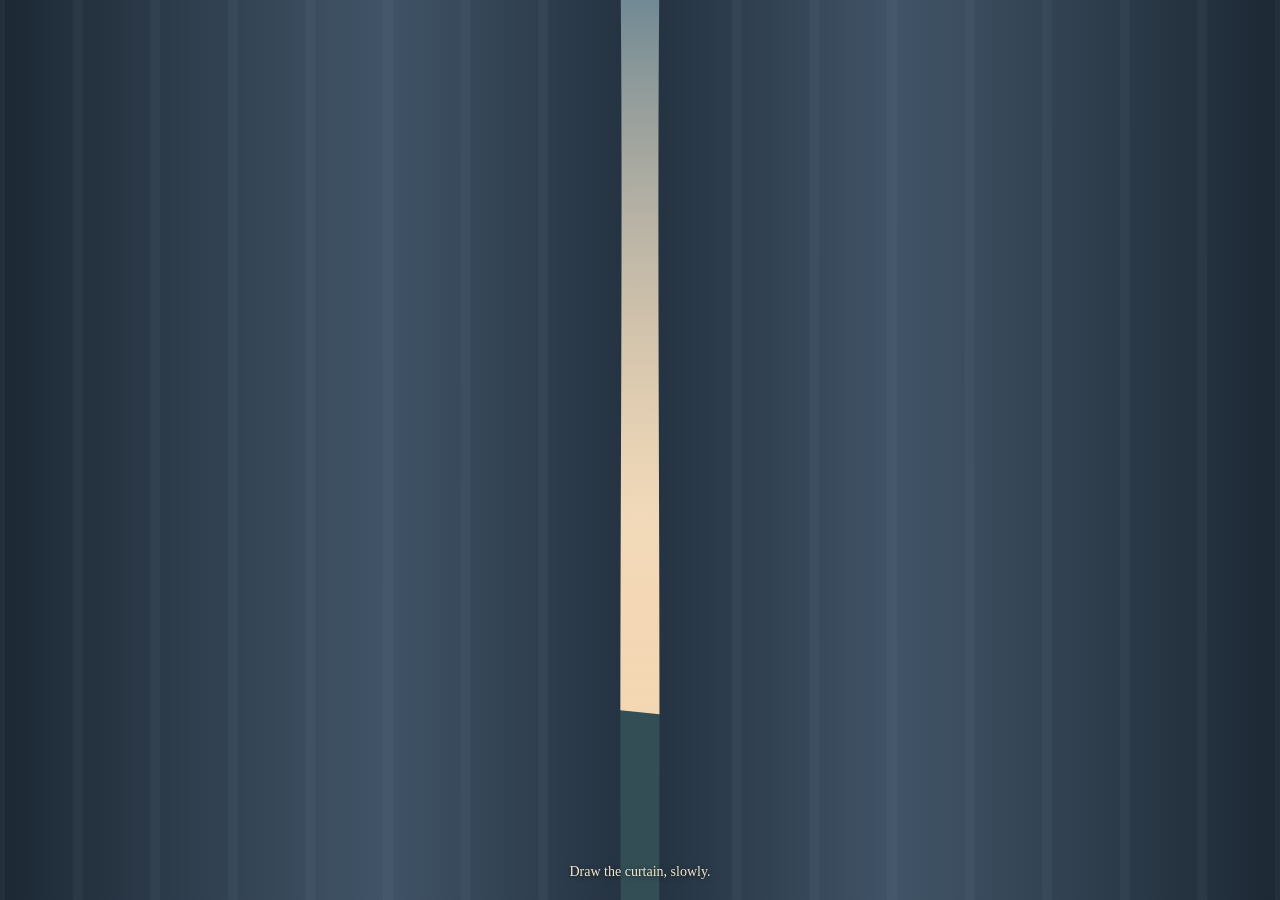
<file: feeling/curtain.html>
<!doctype html>
<html lang="en"><meta charset="utf-8"><meta name="viewport" content="width=device-width, initial-scale=1"><title>A curtain of light</title>
<style>
*{box-sizing:border-box}html,body{margin:0;height:100%;overflow:hidden;background:#202a37;color:#e0e6ec}canvas{width:100%;height:100%;display:block;touch-action:none;outline-offset:-5px}p{position:absolute;bottom:18px;left:0;right:0;text-align:center;font:14px/1.5 Georgia,serif;pointer-events:none;margin:0;color:#f1e6cc;text-shadow:0 1px 4px #0008}
</style><canvas aria-label="Drag sideways to open a curtain of light. Arrow keys open and close it." tabindex="0"></canvas><p>Draw the curtain, slowly.</p>
<script>
const c=document.querySelector('canvas'),g=c.getContext('2d'),reduce=matchMedia('(prefers-reduced-motion: reduce)');
let w=1,h=1,opening=.03,aim=.03,contact=null,frame=0,last=0;
function size(){w=innerWidth;h=innerHeight;const d=Math.min(2,devicePixelRatio||1);c.width=w*d;c.height=h*d;g.setTransform(d,0,0,d,0,0);draw()}
function draw(){
 const sky=g.createLinearGradient(0,0,0,h);sky.addColorStop(0,'#456b83');sky.addColorStop(.65,'#ddaf8c');sky.addColorStop(1,'#f2d3a4');g.fillStyle=sky;g.fillRect(0,0,w,h);
 const glow=g.createRadialGradient(w*.5,h*.58,0,w*.5,h*.58,w*.6);glow.addColorStop(0,'#ffeccabb');glow.addColorStop(1,'#ffecca00');g.fillStyle=glow;g.fillRect(0,0,w,h);
 g.beginPath();g.moveTo(0,h*.77);g.bezierCurveTo(w*.25,h*.68,w*.68,h*.91,w,h*.76);g.lineTo(w,h);g.lineTo(0,h);g.closePath();g.fillStyle='#344e55';g.fill();
 const edge=w*.5*(1-opening);for(const side of [0,1]){
  g.save();if(side){g.translate(w,0);g.scale(-1,1)}
  g.beginPath();g.moveTo(0,0);g.lineTo(edge,0);g.bezierCurveTo(edge+w*.06*opening,h*.3,edge-w*.04*opening,h*.65,edge,h);g.lineTo(0,h);g.closePath();g.clip();
  const cloth=g.createLinearGradient(0,0,edge+15,0);cloth.addColorStop(0,'#1c2834');cloth.addColorStop(.6,'#415467');cloth.addColorStop(1,'#233140');g.fillStyle=cloth;g.fillRect(0,0,edge+30,h);
  for(let i=0;i<8;i++){g.beginPath();g.moveTo(i*edge/8,0);g.bezierCurveTo(i*edge/8+opening*20,h*.3,i*edge/8-opening*25,h*.8,i*edge/8,h);g.strokeStyle='#839aab12';g.lineWidth=10;g.stroke()}g.restore();
 }
}
function tick(now){frame=0;const dt=Math.min(.04,(now-(last||now))/1000);last=now;opening+=(aim-opening)*(reduce.matches?1:Math.min(1,dt*5));draw();if(Math.abs(aim-opening)>.0002)frame=requestAnimationFrame(tick);else last=0}
function wake(){if(!frame)frame=requestAnimationFrame(tick)}
c.onpointerdown=e=>{if(contact!==null)return;contact=e.pointerId;c.setPointerCapture(contact);c.focus();aim=Math.min(.96,Math.max(.03,e.clientX/w));wake()};
c.onpointermove=e=>{if(e.pointerId===contact){aim=Math.min(.96,Math.max(.03,e.clientX/w));wake()}};
c.onpointerup=e=>{if(e.pointerId!==contact)return;contact=null;aim*=.82;wake()};c.onpointercancel=c.onlostpointercapture=()=>{contact=null};
c.onkeydown=e=>{if(!['ArrowLeft','ArrowRight',' '].includes(e.key))return;e.preventDefault();aim=e.key===' '?aim<.4?.72:.03:Math.max(.03,Math.min(.96,aim+(e.key==='ArrowRight'?.12:-.12)));wake()};
onresize=size;size();
</script></html>
</file>
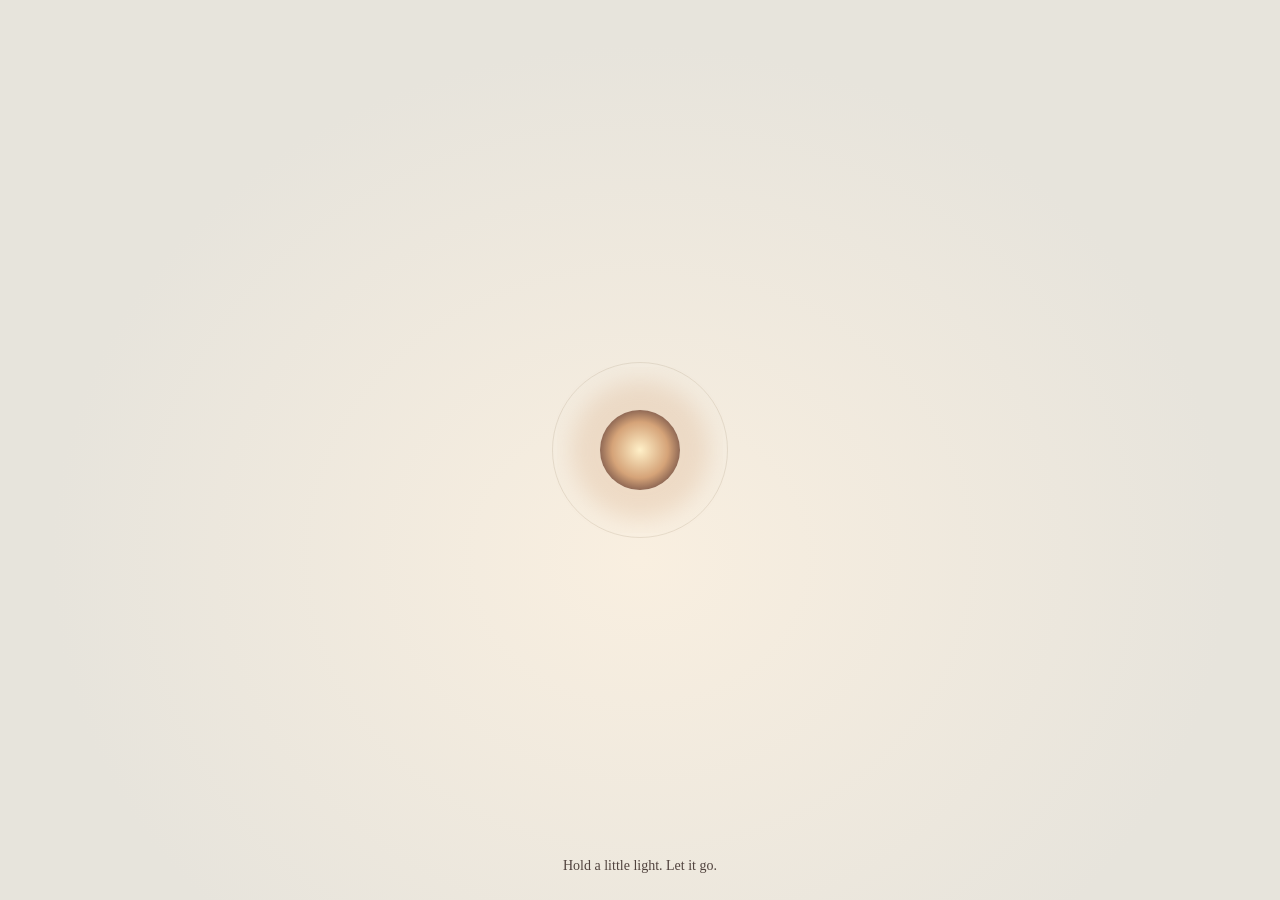
<file: feeling/held-light.html>
<!doctype html>
<html lang="en"><meta charset="utf-8"><meta name="viewport" content="width=device-width, initial-scale=1"><title>A held light</title>
<style>
*{box-sizing:border-box}html,body{height:100%;margin:0;overflow:hidden;background:#ebe8df;color:#51433e}main{height:100%;display:grid;place-items:center;position:relative;background:radial-gradient(ellipse at 50% 62%,#f9efe0 0,#e7e4dc 65%)}button{border:0;background:transparent;color:inherit;padding:35px;touch-action:none;cursor:pointer;outline-offset:-4px}svg{width:min(55vw,250px);height:min(55vw,250px);overflow:visible;display:block}p{position:absolute;left:0;right:0;bottom:24px;margin:0;text-align:center;font:14px/1.5 Georgia,serif;pointer-events:none}#heart{transform-origin:center}#wave{opacity:0}
</style><main><button aria-label="Hold the light, then release. Space also works."><svg viewBox="0 0 200 200" aria-hidden="true"><defs><radialGradient id="light"><stop stop-color="#fff0c8"/><stop offset=".7" stop-color="#d5a378"/><stop offset="1" stop-color="#906955"/></radialGradient><filter id="soft"><feGaussianBlur stdDeviation="9"/></filter></defs><circle cx="100" cy="100" r="55" fill="#cc9160" opacity=".2" filter="url(#soft)"/><circle id="wave" cx="100" cy="100" r="50" fill="none" stroke="#a0785b" stroke-width=".7"/><circle id="heart" cx="100" cy="100" r="32" fill="url(#light)"/><circle cx="100" cy="100" r="70" fill="none" stroke="#a7937a" stroke-width=".6" opacity=".3"/></svg></button><p>Hold a little light. Let it go.</p></main>
<script>
const button=document.querySelector('button'),heart=document.querySelector('#heart'),wave=document.querySelector('#wave'),reduce=matchMedia('(prefers-reduced-motion: reduce)');
let held=false,charge=0,release=1,frame=0,last=0,pointer=null;
function draw(){heart.style.transform='scale('+(1+charge*.32)+')';heart.style.filter='brightness('+(1+charge*.15)+')';wave.setAttribute('r',String(43+release*85));wave.style.opacity=String(release<1?(1-release)*.48:0)}
function tick(now){frame=0;const dt=Math.min(.04,(now-(last||now))/1000);last=now;if(held)charge=Math.min(1,charge+dt*.28);else charge=Math.max(0,charge-dt*.25);release=Math.min(1,release+dt*.3);draw();if((held&&charge<1)||(!held&&charge>0)||release<1)frame=requestAnimationFrame(tick);else last=0}
function wake(){if(!frame)frame=requestAnimationFrame(tick)}
function start(){held=true;if(reduce.matches)charge=.65;draw();if(!reduce.matches)wake()}
function end(){if(!held)return;held=false;release=reduce.matches?1:0;if(reduce.matches)charge=.15;draw();if(!reduce.matches)wake()}
button.onpointerdown=e=>{if(pointer!==null)return;pointer=e.pointerId;button.setPointerCapture(pointer);start()};button.onpointerup=e=>{if(e.pointerId===pointer){pointer=null;end()}};button.onpointercancel=button.onlostpointercapture=()=>{pointer=null;end()};
button.onkeydown=e=>{if((e.key===' '||e.key==='Enter')&&!e.repeat){e.preventDefault();start()}};button.onkeyup=e=>{if(e.key===' '||e.key==='Enter'){e.preventDefault();end()}};button.onblur=end;draw();
</script></html>
</file>
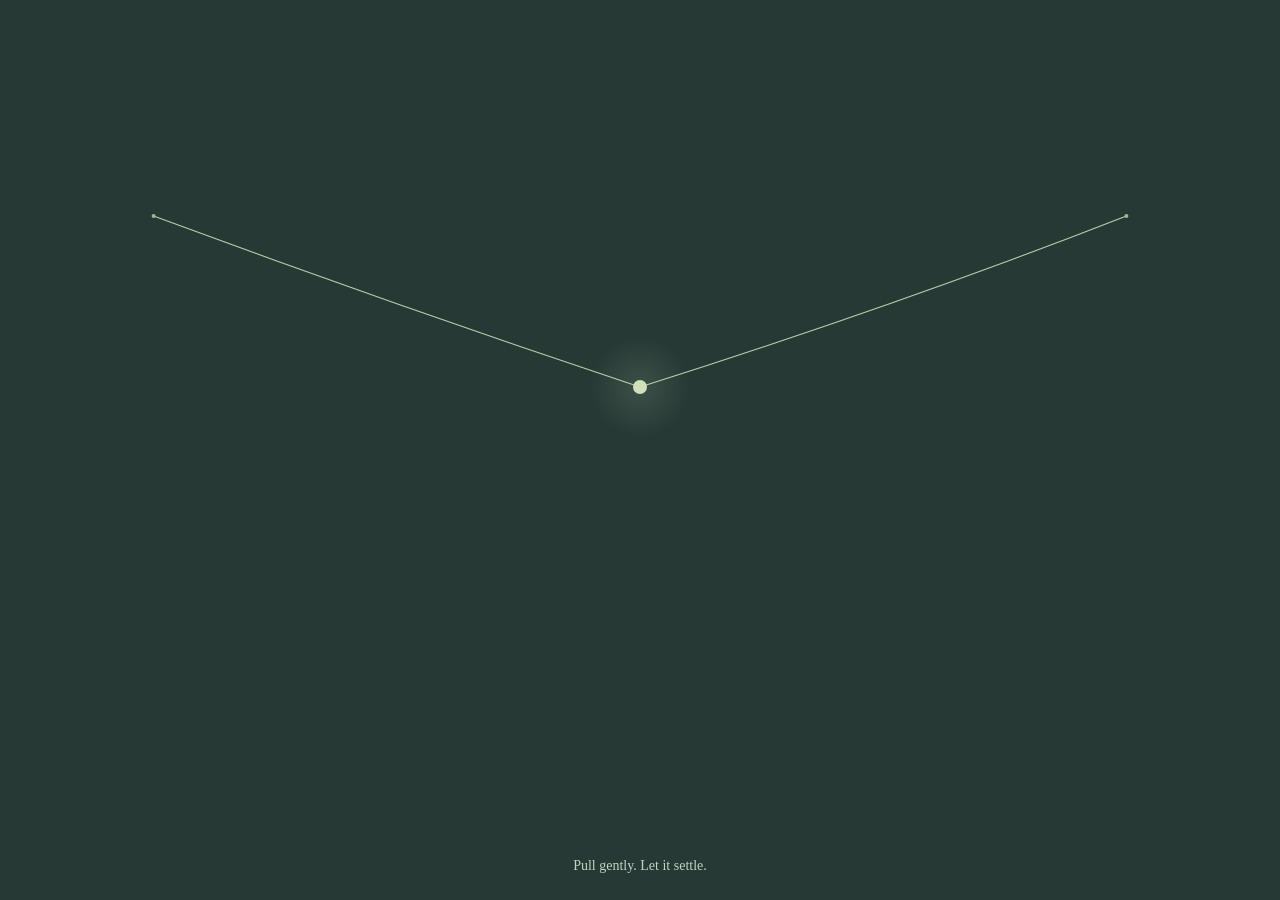
<file: feeling/thread.html>
<!doctype html>
<html lang="en"><meta charset="utf-8"><meta name="viewport" content="width=device-width, initial-scale=1"><title>A waiting thread</title>
<style>
*{box-sizing:border-box}html,body{height:100%;margin:0;overflow:hidden;background:#263935;color:#c0d4c1}canvas{display:block;width:100%;height:100%;touch-action:none;outline-offset:-5px}p{position:absolute;left:0;right:0;bottom:24px;text-align:center;font:14px/1.5 Georgia,serif;pointer-events:none;margin:0}
</style><canvas aria-label="Pull a suspended point and release it. Arrow keys pull; space releases." tabindex="0"></canvas><p>Pull gently. Let it settle.</p>
<script>
const c=document.querySelector('canvas'),g=c.getContext('2d'),reduce=matchMedia('(prefers-reduced-motion: reduce)');
let w=1,h=1,x=.5,y=.43,vx=0,vy=0,contact=null,frame=0,last=0;
function size(){w=innerWidth;h=innerHeight;const d=Math.min(2,devicePixelRatio||1);c.width=w*d;c.height=h*d;g.setTransform(d,0,0,d,0,0);draw()}
function draw(){g.fillStyle='#263935';g.fillRect(0,0,w,h);g.strokeStyle='#b8cdad';g.lineWidth=1.1;g.beginPath();g.moveTo(w*.12,h*.24);g.quadraticCurveTo(w*.31,h*(.25+y)*.5,w*x,h*y);g.quadraticCurveTo(w*.7,h*(.25+y)*.5,w*.88,h*.24);g.stroke();
 for(const px of [.12,.88]){g.beginPath();g.arc(w*px,h*.24,2,0,Math.PI*2);g.fillStyle='#9ab69e';g.fill()}
 const light=g.createRadialGradient(w*x,h*y,0,w*x,h*y,50);light.addColorStop(0,'#c8deb824');light.addColorStop(1,'#c8deb800');g.fillStyle=light;g.fillRect(w*x-50,h*y-50,100,100);g.beginPath();g.arc(w*x,h*y,7,0,Math.PI*2);g.fillStyle='#d1dfbb';g.fill();
}
function tick(now){frame=0;const dt=Math.min(.025,(now-(last||now))/1000);last=now;if(contact===null){vx+=(.5-x)*dt*15;vy+=(.43-y)*dt*15;const friction=Math.exp(-dt*3.2);vx*=friction;vy*=friction;x+=vx*dt;y+=vy*dt}draw();if(contact===null&&Math.abs(x-.5)+Math.abs(y-.43)+Math.abs(vx)+Math.abs(vy)>.0005)frame=requestAnimationFrame(tick);else last=0}
function wake(){if(!frame)frame=requestAnimationFrame(tick)}
function point(e){x=Math.max(.15,Math.min(.85,e.clientX/w));y=Math.max(.15,Math.min(.8,e.clientY/h));vx=vy=0;draw()}
function end(){contact=null;if(reduce.matches){x=.5;y=.43;draw()}else wake()}
c.onpointerdown=e=>{if(contact!==null)return;contact=e.pointerId;c.setPointerCapture(contact);c.focus();point(e)};c.onpointermove=e=>{if(e.pointerId===contact)point(e)};c.onpointerup=e=>{if(e.pointerId===contact)end()};c.onpointercancel=c.onlostpointercapture=end;
c.onkeydown=e=>{if(!['ArrowLeft','ArrowRight','ArrowUp','ArrowDown',' '].includes(e.key))return;e.preventDefault();const d={ArrowLeft:[-.08,0],ArrowRight:[.08,0],ArrowUp:[0,-.08],ArrowDown:[0,.08],' ':[0,0]}[e.key];x=Math.max(.15,Math.min(.85,x+d[0]));y=Math.max(.15,Math.min(.8,y+d[1]));draw();if(e.key===' ')end()};onresize=size;size();
</script></html>
</file>
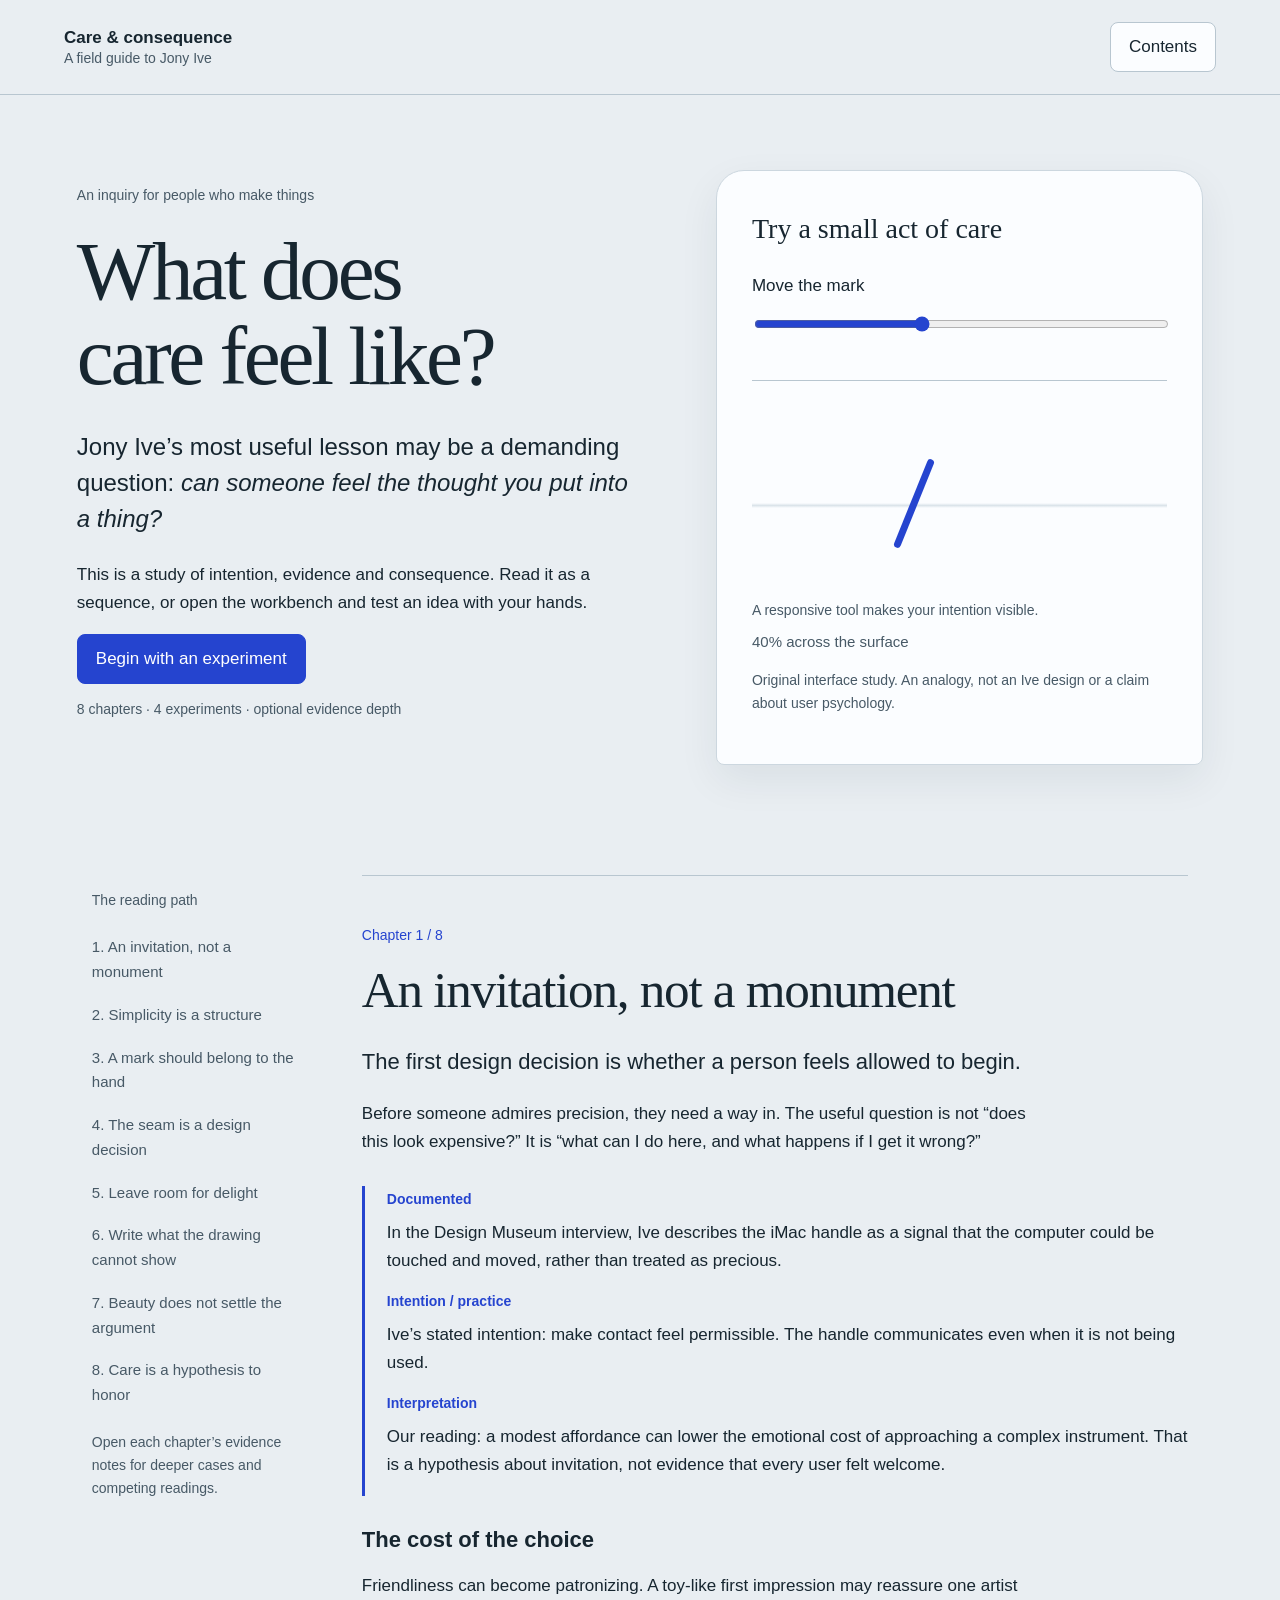
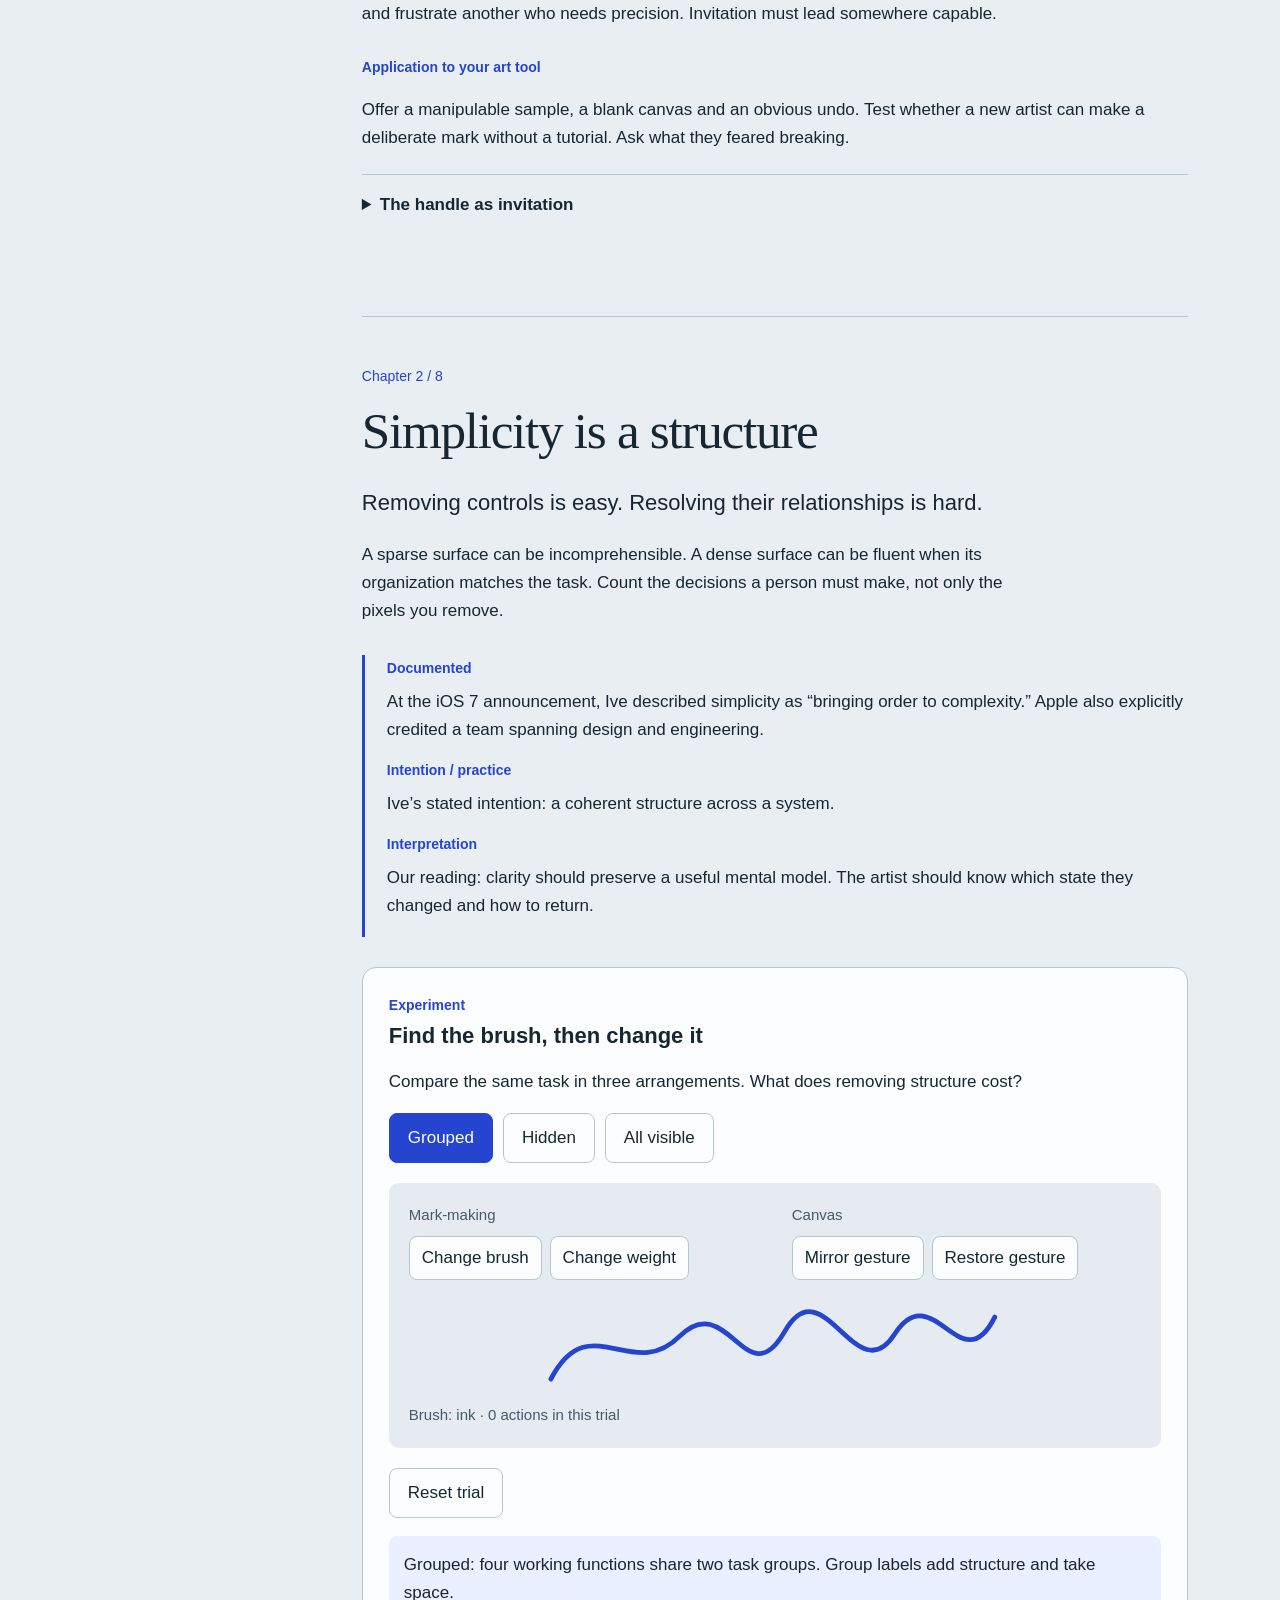
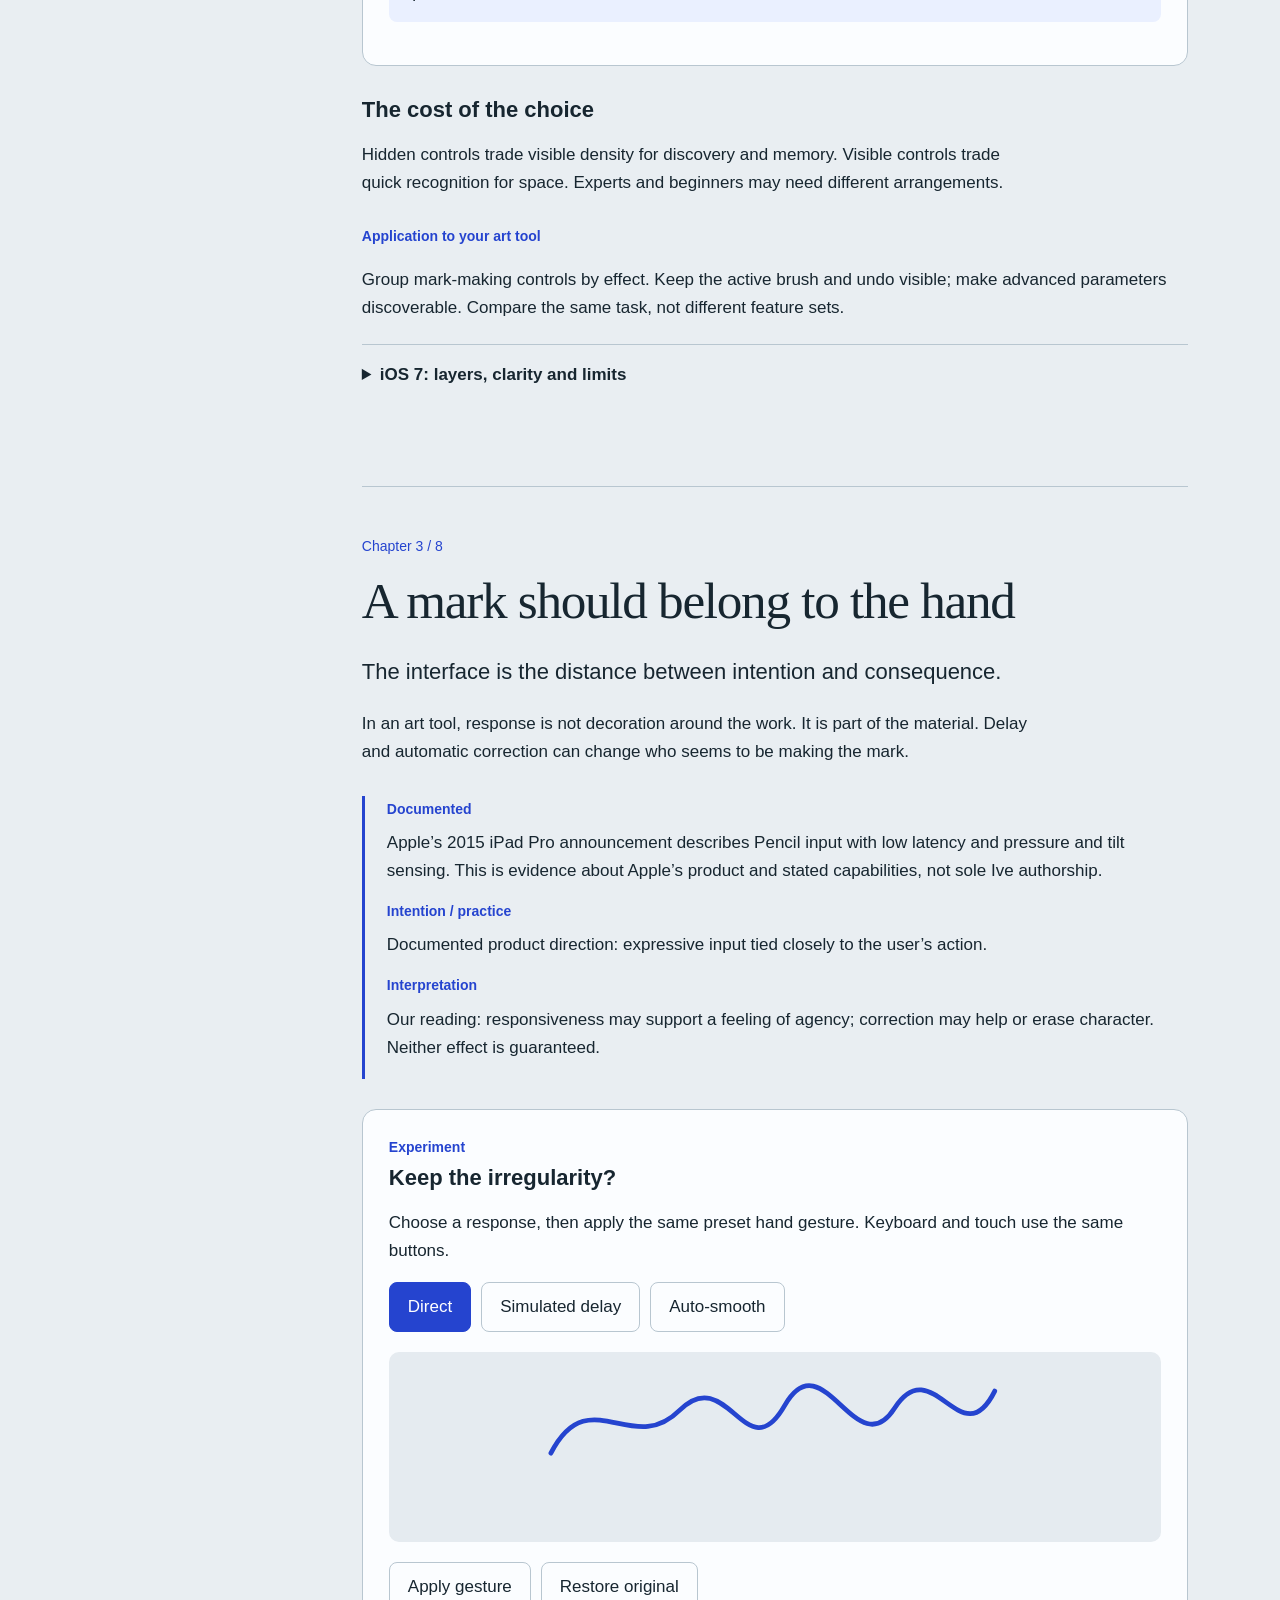
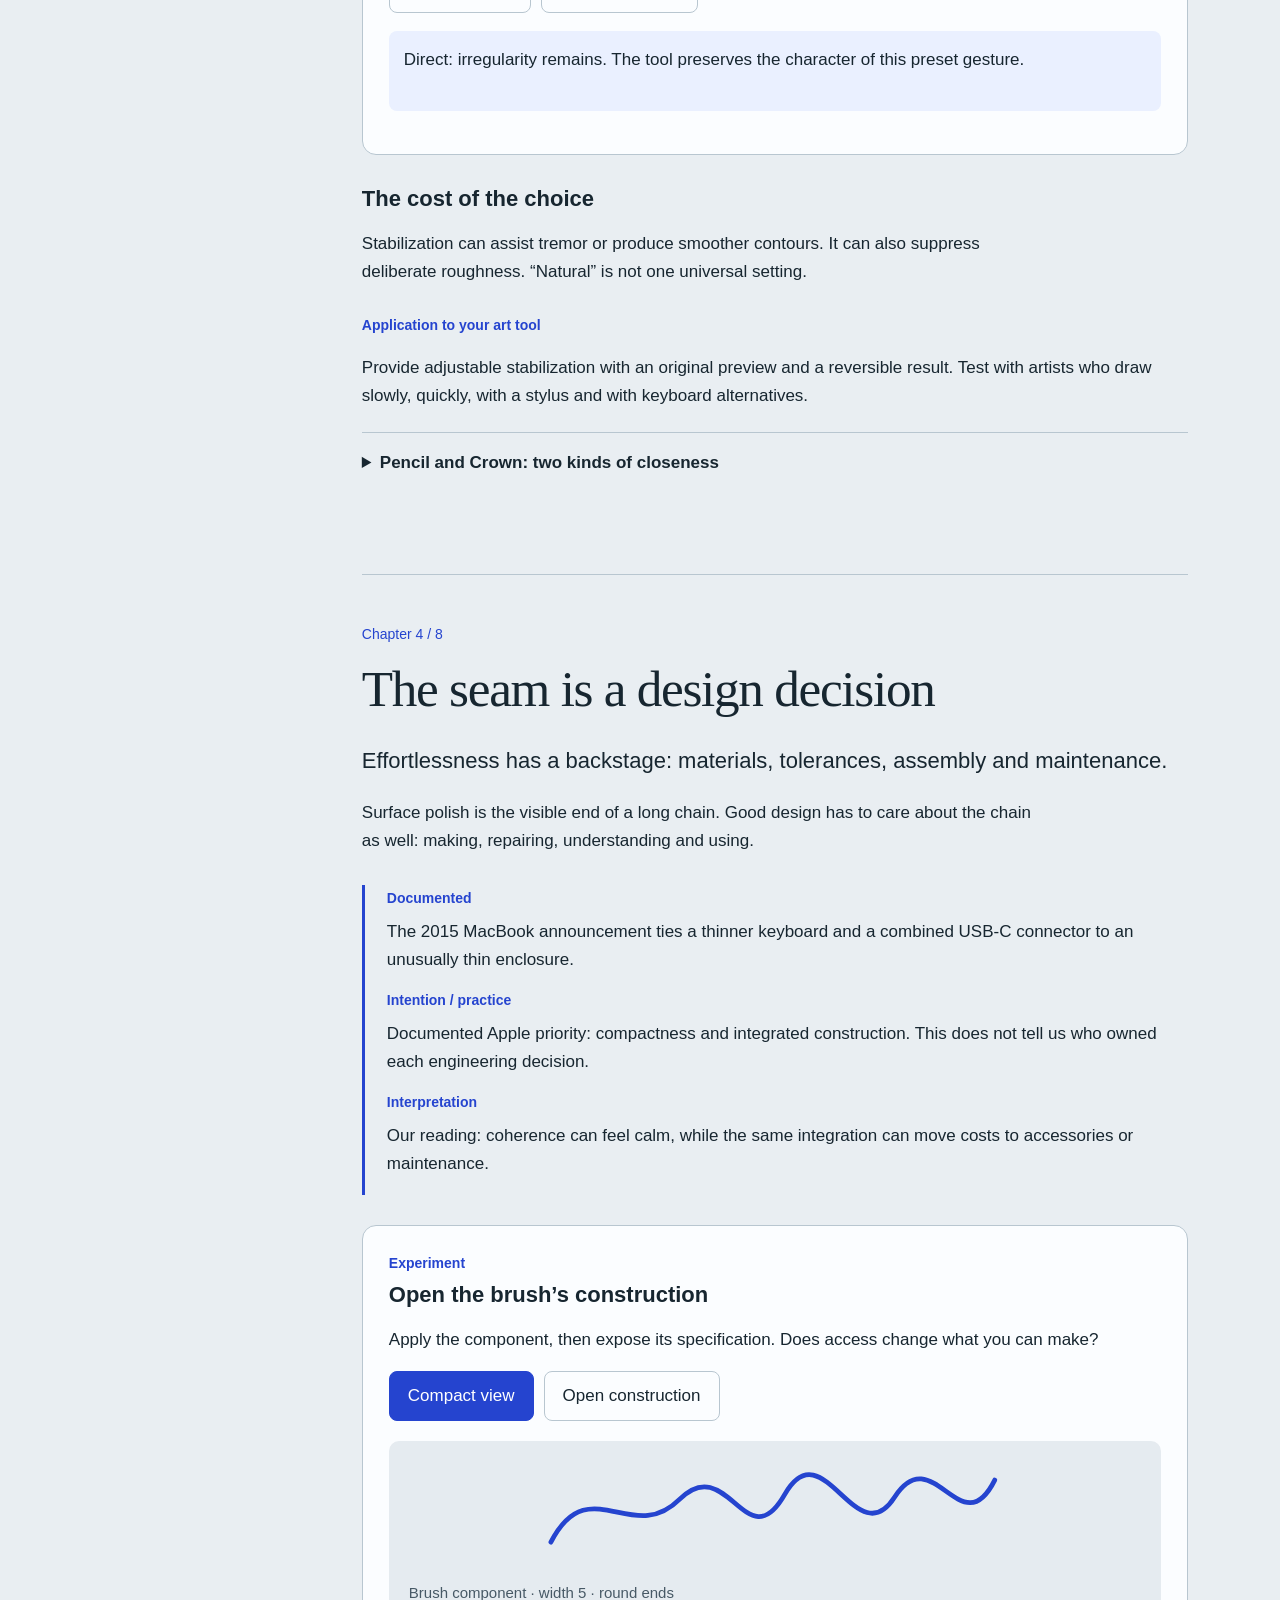
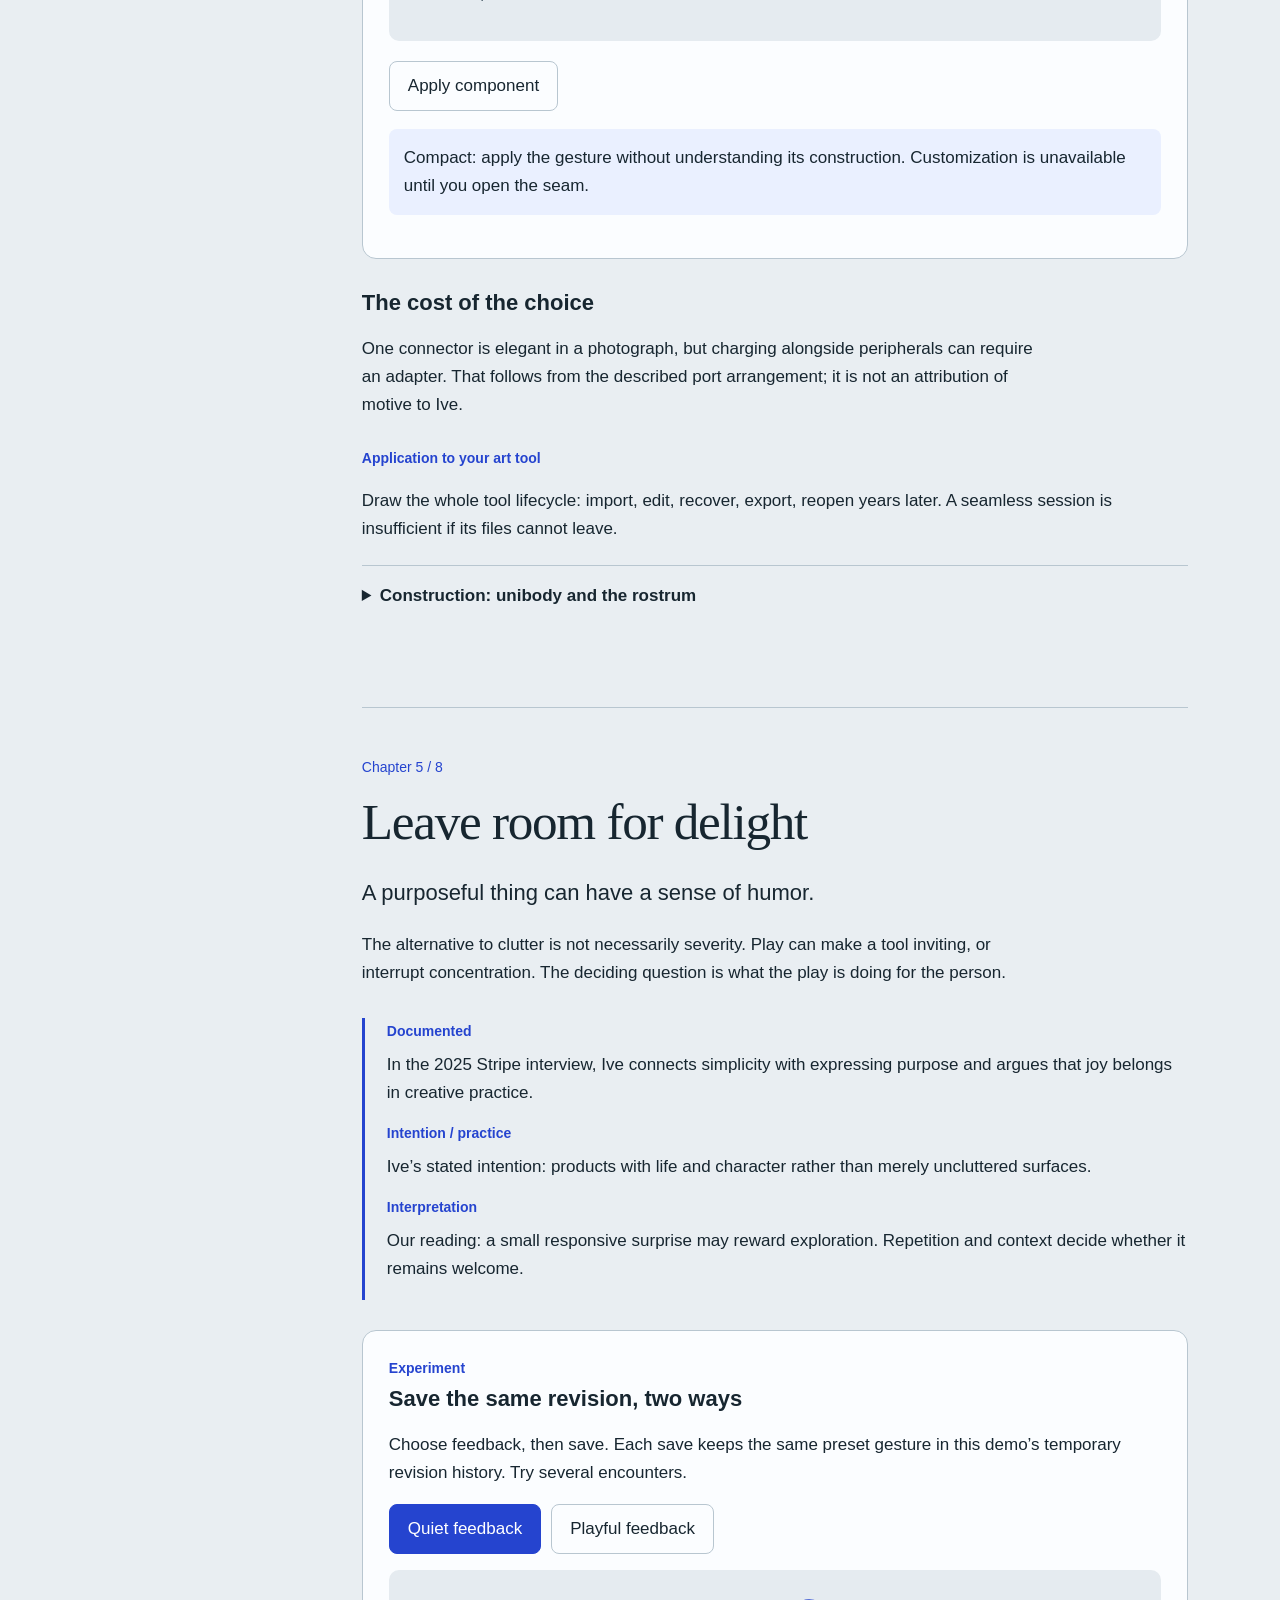
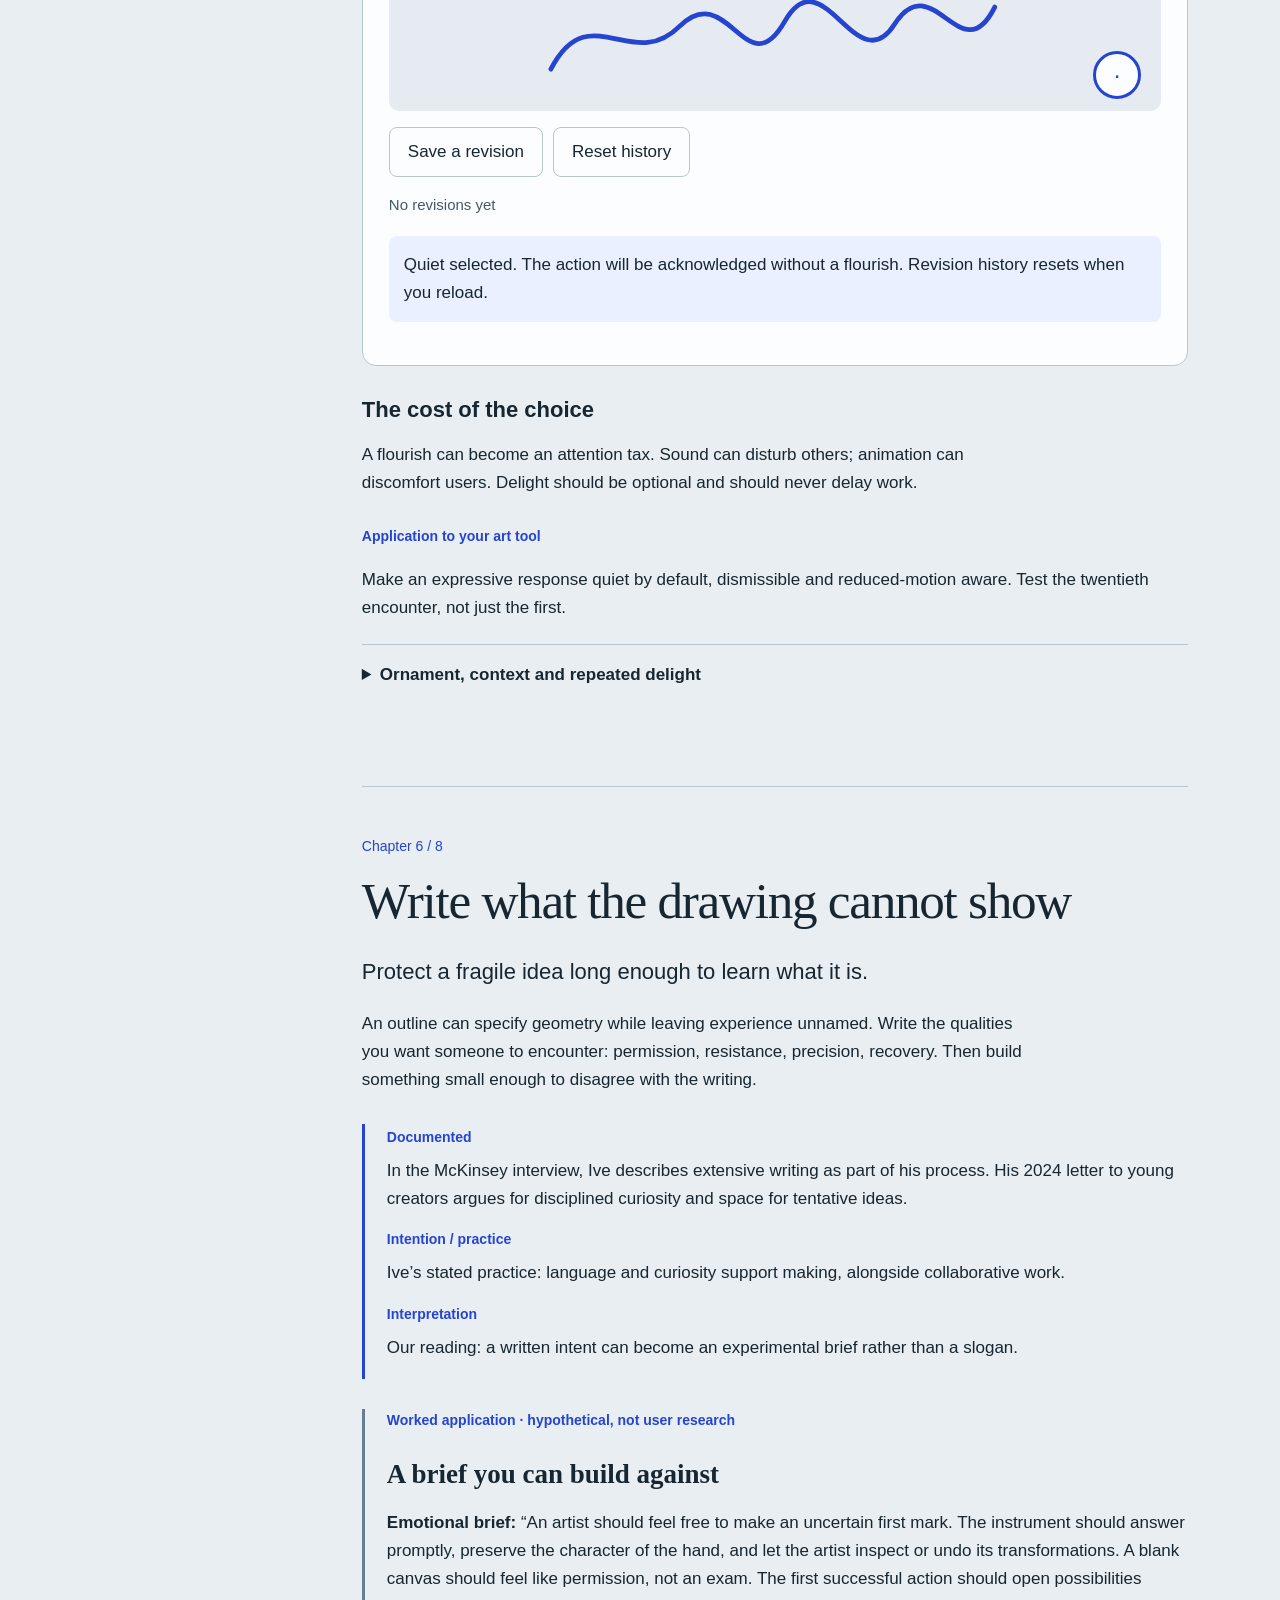
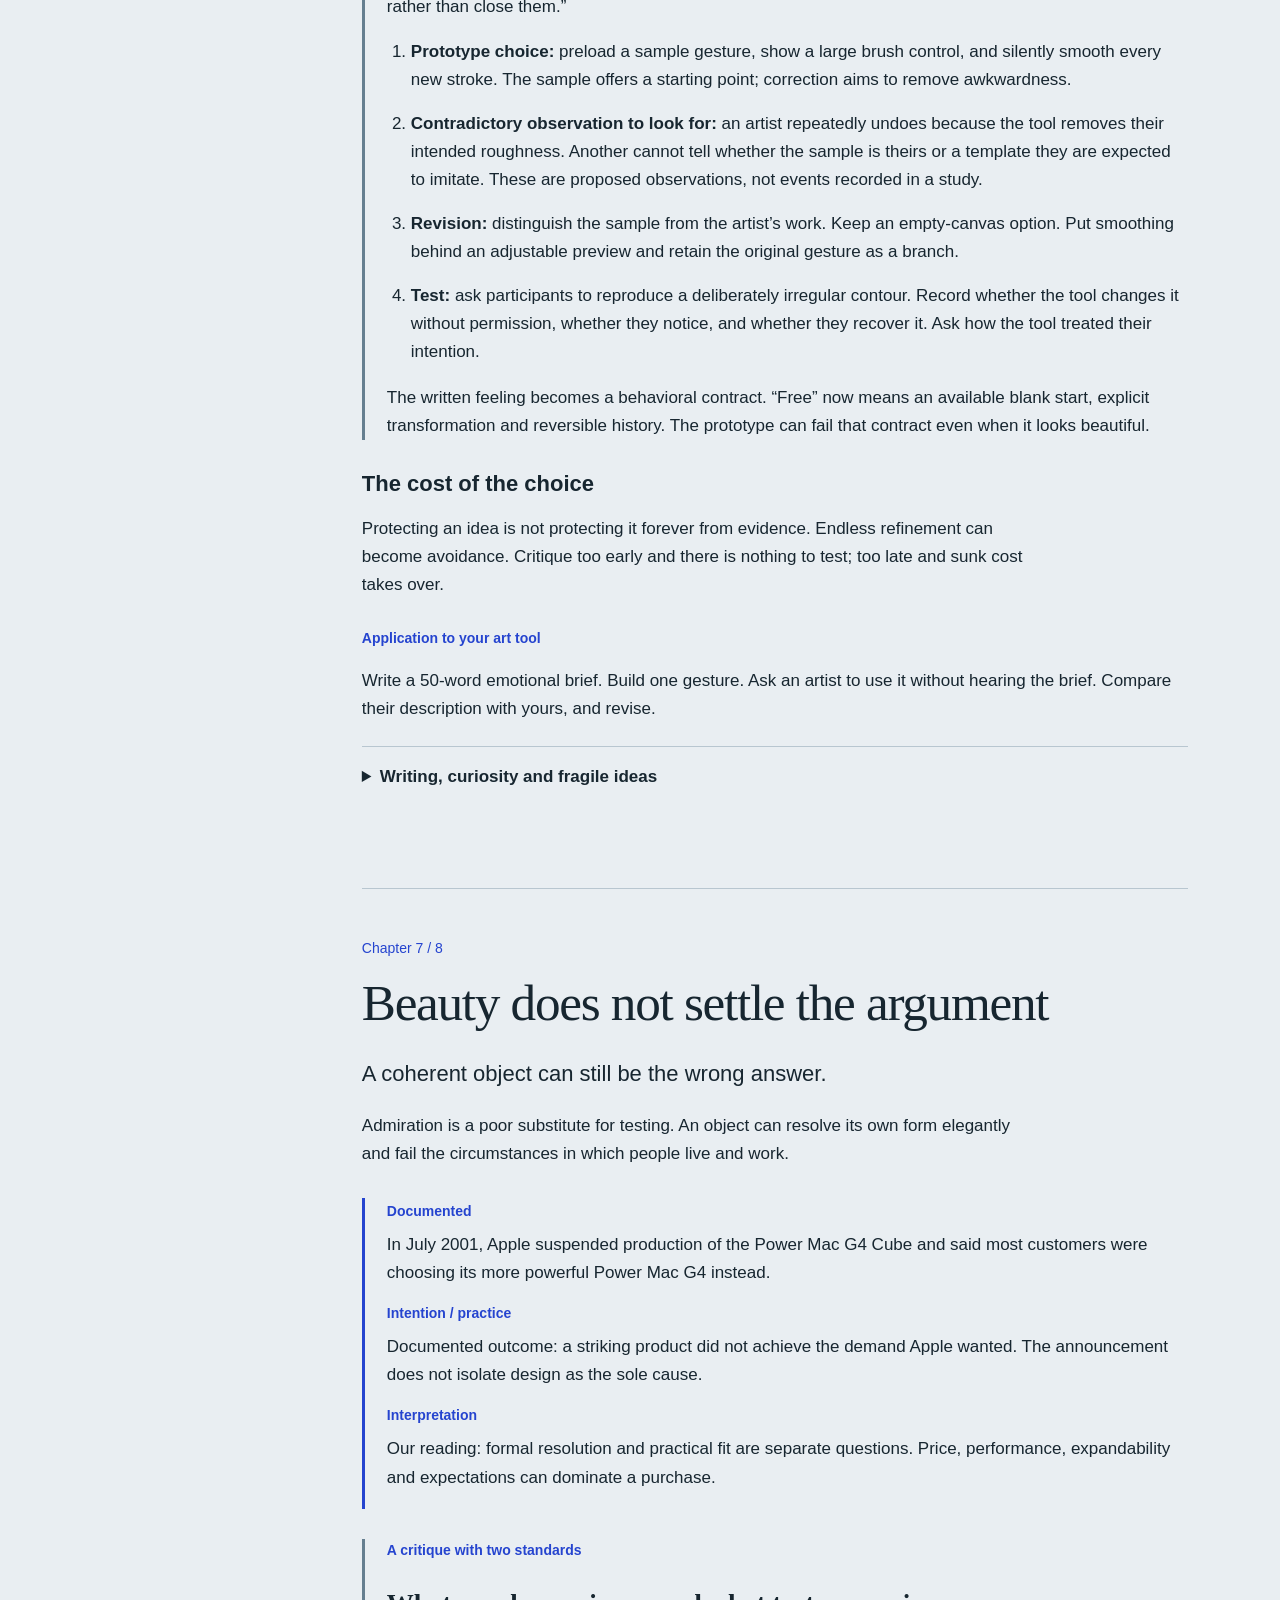
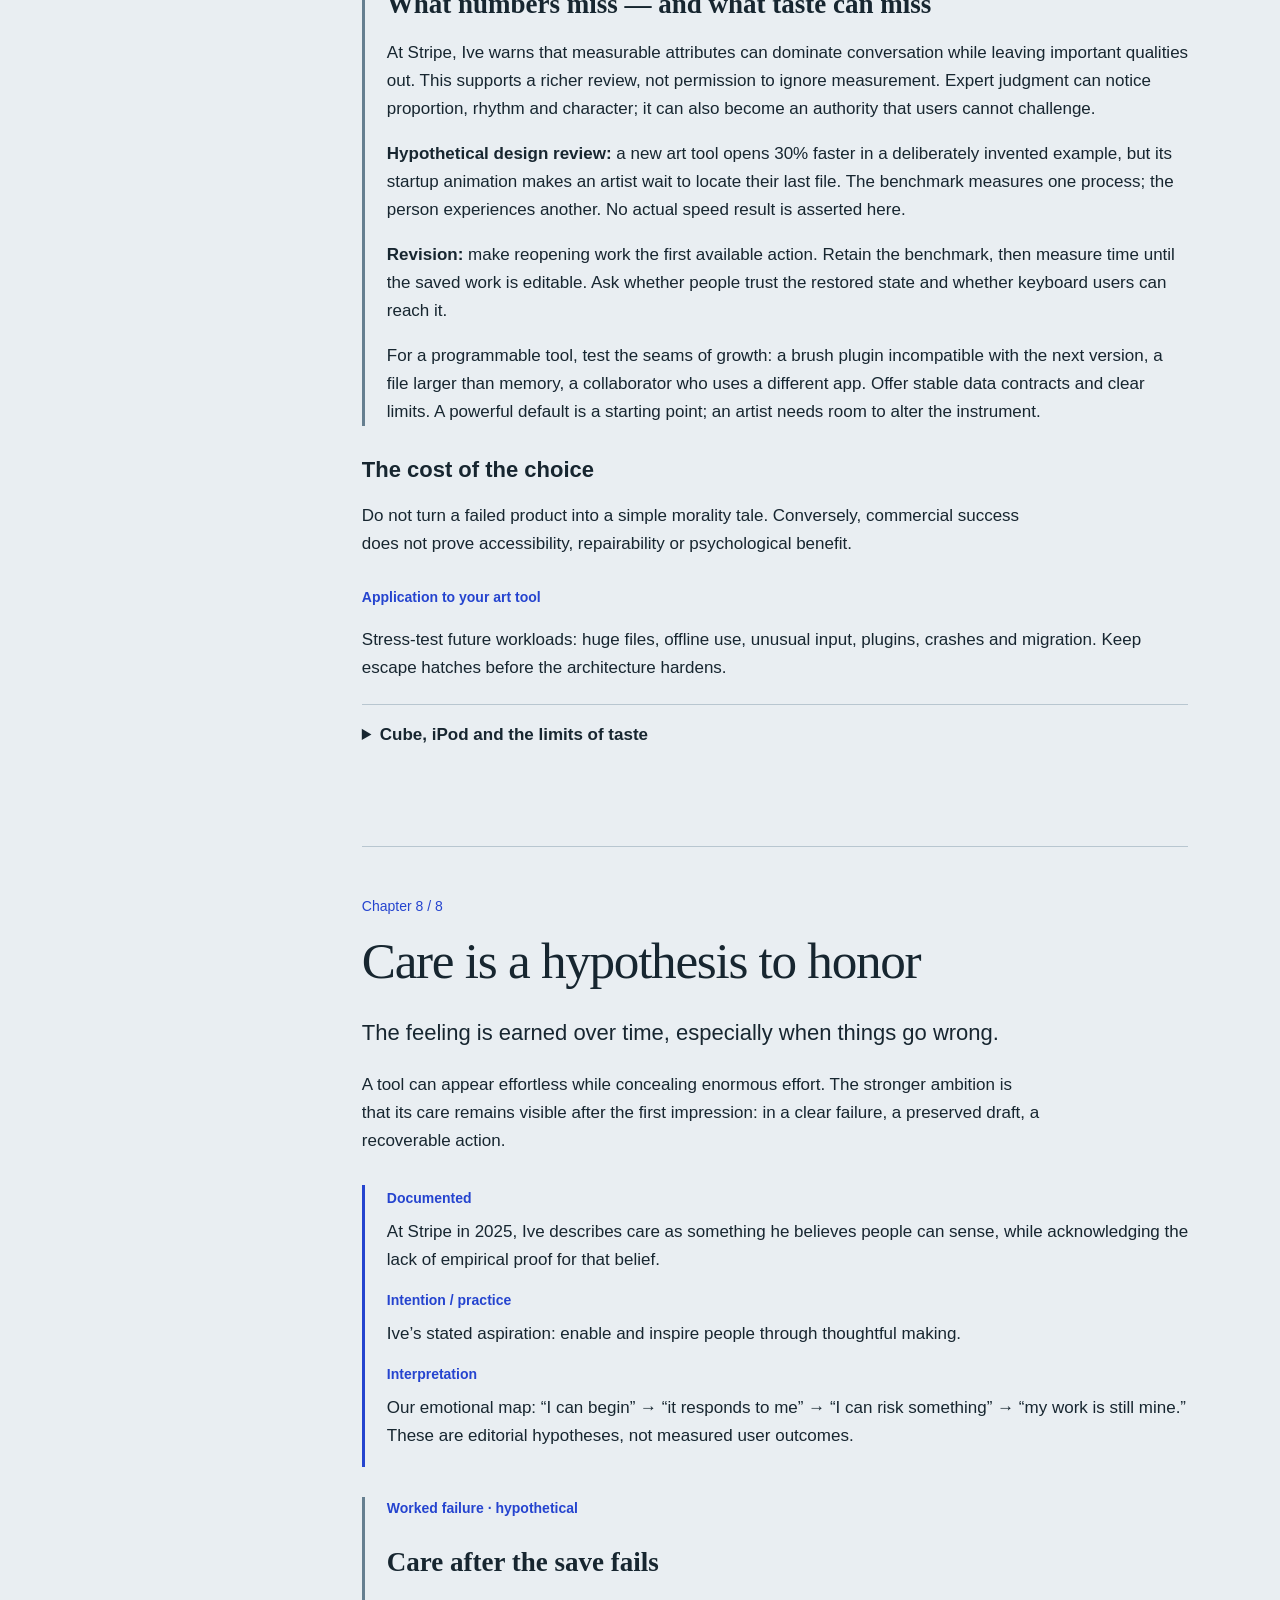
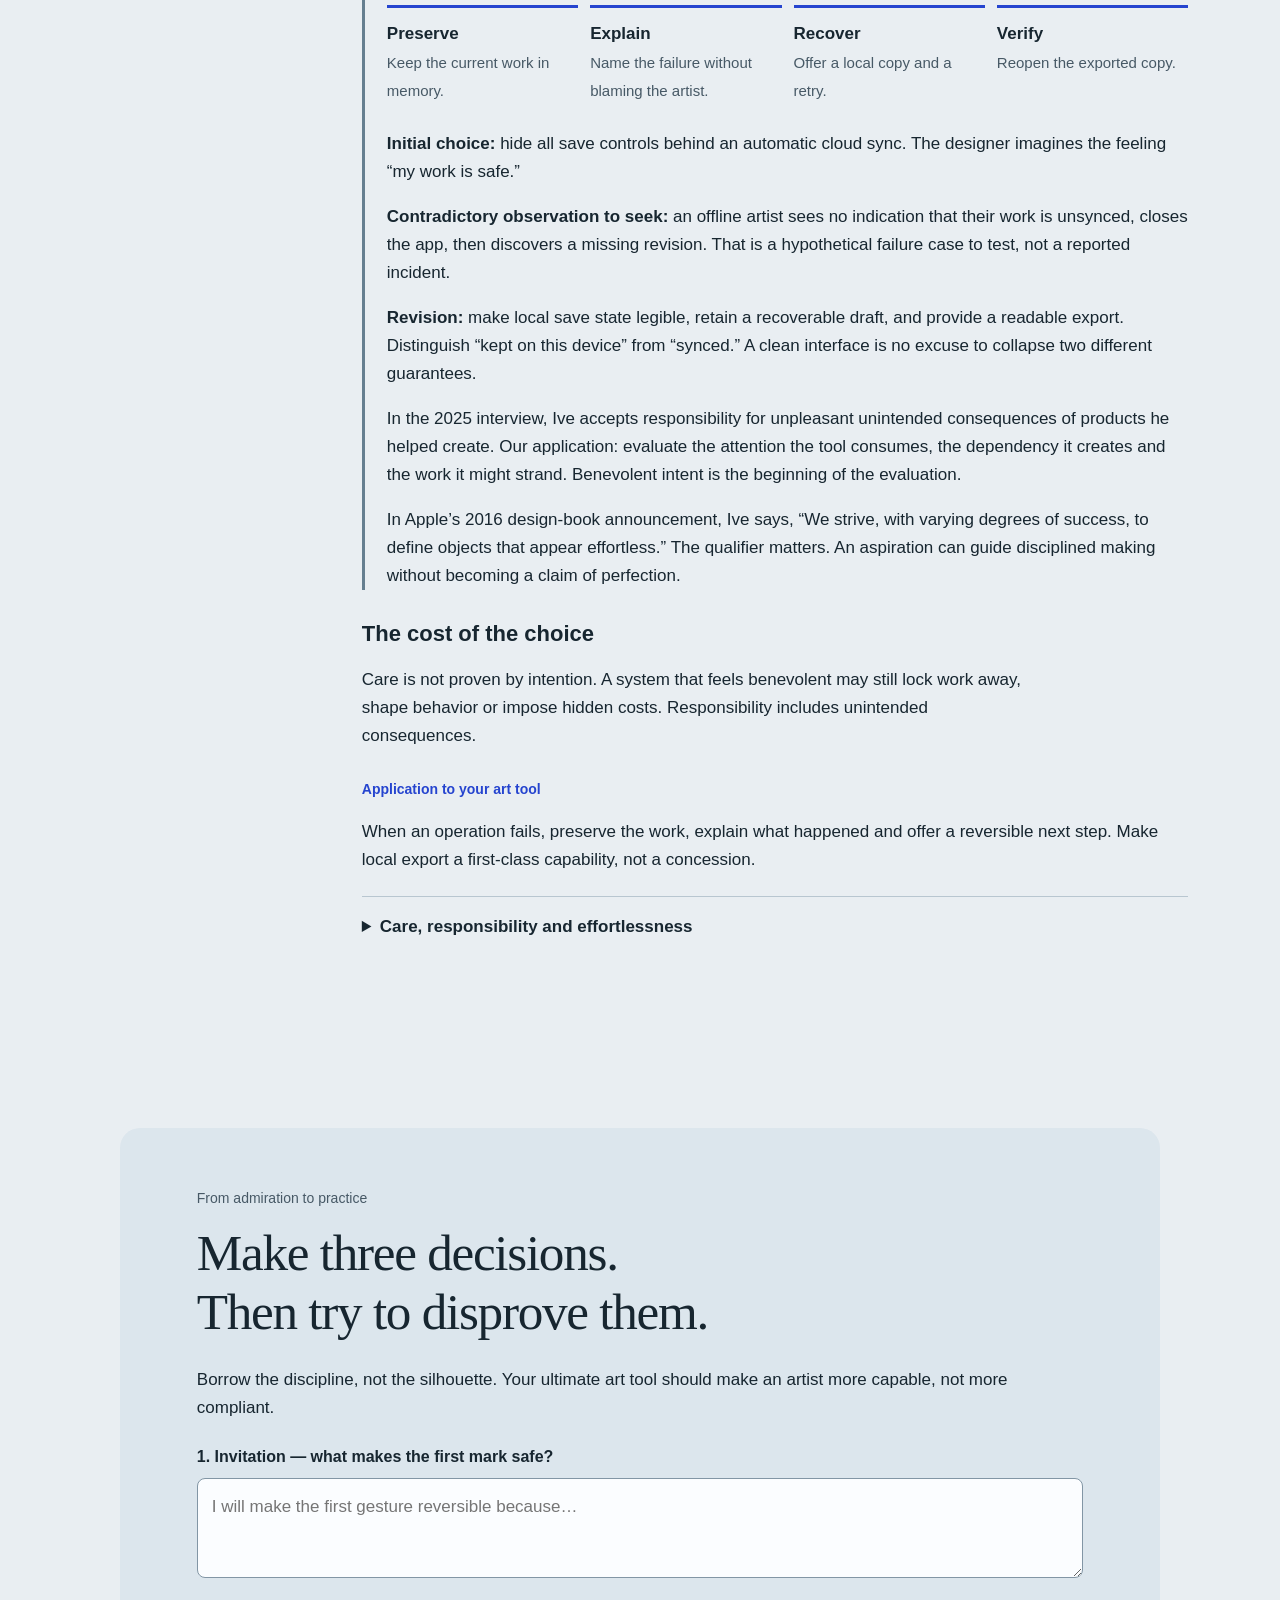
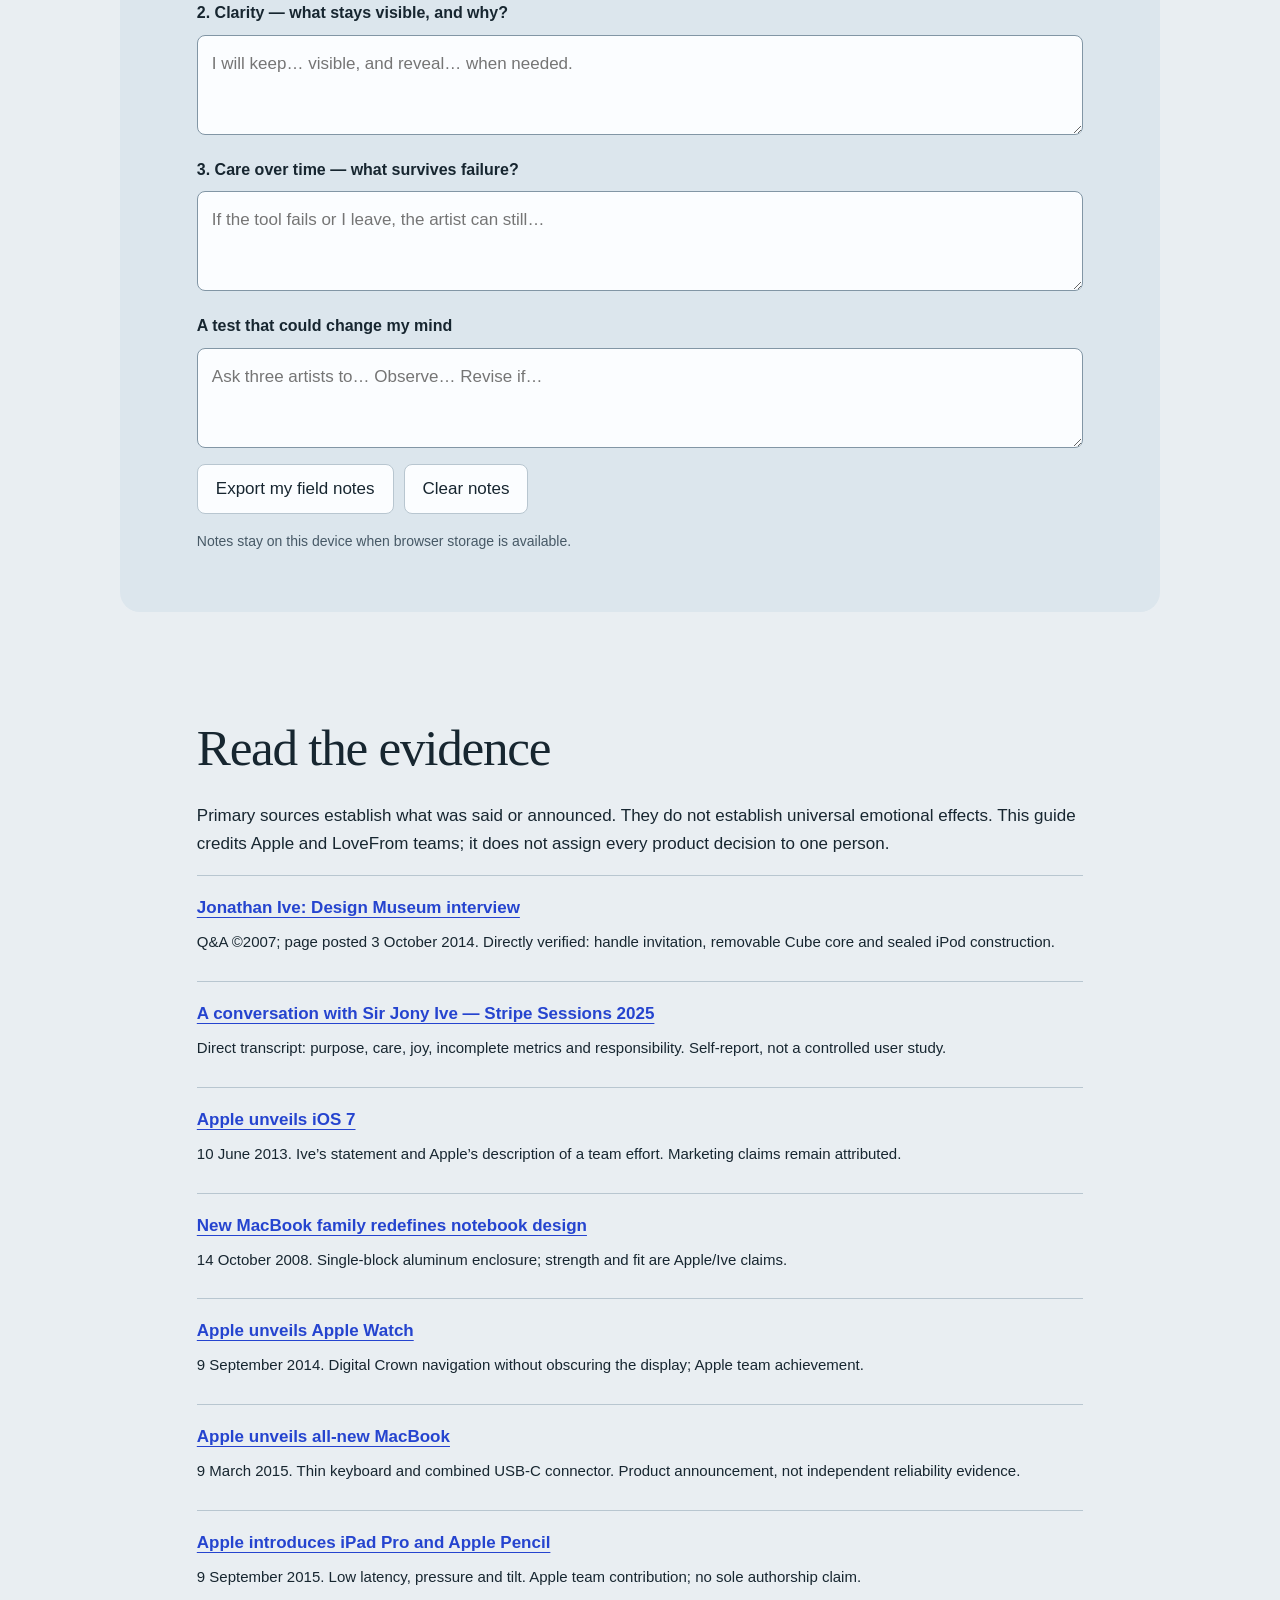
<file: reading/care-and-consequence.html>
<!doctype html><html lang="en"><head><meta charset="utf-8"><meta name="viewport" content="width=device-width,initial-scale=1"><meta name="description" content="An interactive field guide to Jony Ive, care, clarity and the art of making tools."><title>Care & consequence — a field guide to Jony Ive</title><link rel="icon" href="data:image/svg+xml,%3Csvg xmlns='http://www.w3.org/2000/svg' viewBox='0 0 32 32'%3E%3Crect width='32' height='32' rx='8' fill='%232544cf'/%3E%3Cpath d='M23 9C8 3 3 25 23 23' fill='none' stroke='white' stroke-width='3'/%3E%3C/svg%3E"><style>:root{--paper:#e9eef2;--ink:#172630;--muted:#475966;--blue:#2544cf;--line:#b8c6d0;--white:#fbfdff;--serif:Georgia,'Times New Roman',serif}*{box-sizing:border-box}html{scroll-behavior:smooth;scroll-padding-top:100px}body{margin:0;background:var(--paper);color:var(--ink);font-family:'Avenir Next',Avenir,'Segoe UI',sans-serif;font-size:1.0625rem;line-height:1.65}a{color:var(--blue);text-underline-offset:4px}button,input,textarea,select{font:inherit}button,.button{min-height:44px;border:1px solid var(--line);background:var(--white);color:var(--ink);border-radius:8px;padding:10px 18px;cursor:pointer;display:inline-flex;align-items:center;justify-content:center;text-decoration:none}button:hover,.button:hover{border-color:var(--blue)}button[aria-pressed=true],.primary{background:var(--blue);border-color:var(--blue);color:white}button:focus-visible,a:focus-visible,input:focus-visible,summary:focus-visible,textarea:focus-visible{outline:3px solid var(--blue);outline-offset:4px}.skip{position:absolute;left:20px;top:-100px;background:white;padding:12px;z-index:10}.skip:focus{top:10px}header{display:flex;justify-content:space-between;align-items:center;padding:22px 5%;border-bottom:1px solid var(--line);gap:20px}.brand{font-weight:650;text-decoration:none;color:var(--ink);line-height:1.3}.brand span{display:block;font-weight:400;font-size:0.875rem;color:var(--muted)}#contents{padding:20px 5%;background:var(--white)}#contents a{display:inline-block;margin:8px 20px 8px 0}.opening{padding:75px 6% 70px;display:grid;grid-template-columns:1.15fr 1fr;gap:7%;max-width:1500px;margin:auto}.tag,.small{font-size:0.875rem;color:var(--muted)}h1{font-family:var(--serif);font-size:clamp(3.375rem,6.5vw,6.375rem);line-height:1.02;font-weight:400;letter-spacing:-.04em;margin:22px 0 30px}h2{font-family:var(--serif);font-size:clamp(2.125rem,4vw,3.3125rem);line-height:1.14;font-weight:400;letter-spacing:-.025em;margin:12px 0 25px}h3{font-size:1.375rem;line-height:1.3;margin:25px 0 12px}.lead{font-size:1.5rem;line-height:1.5}.intro p{max-width:600px}.specimen{align-self:center;background:var(--white);border-radius:28px 28px 8px 8px;padding:35px;box-shadow:0 15px 40px #14273712;border:1px solid #ccd7df}.specimen>p:first-child{font-family:var(--serif);font-size:1.75rem;margin:0 0 20px}.trace{position:relative;height:250px;overflow:hidden;border-top:1px solid var(--line);margin-top:25px;background:linear-gradient(transparent 49%,#dbe4ea 50%,transparent 51%)}#mark{position:absolute;left:40%;top:30%;width:7px;height:95px;background:var(--blue);border-radius:5px;transform:rotate(22deg)}.axis{position:absolute;bottom:8px;font-size:0.875rem;color:var(--muted)}input[type=range]{width:100%;min-height:44px;accent-color:var(--blue)}output{display:block;font-size:0.9375rem;color:var(--muted)}.reading{display:grid;grid-template-columns:210px minmax(0,850px);gap:60px;padding:40px 6%;max-width:1250px;margin:auto}.rail{align-self:start;position:sticky;top:30px}.rail a{display:block;padding:9px 0;font-size:0.9375rem;text-decoration:none;color:var(--muted)}.rail a:hover{color:var(--blue)}.chapter{padding:45px 0 65px;border-top:1px solid var(--line)}.chapter>p{max-width:72ch}.chapterNumber{font-size:0.875rem;color:var(--blue)}.label{font-size:0.875rem;font-weight:650;color:var(--blue);display:block;margin-bottom:5px}.proposition{font-size:1.375rem;line-height:1.5}.evidence{border-left:3px solid var(--blue);padding:2px 0 2px 22px;margin:30px 0}.evidence p{margin:8px 0 15px}.lab{background:var(--white);border:1px solid var(--line);border-radius:14px;padding:26px;margin:30px 0}.lab h3{margin-top:0}.actions{display:flex;flex-wrap:wrap;gap:10px;margin:16px 0}.result{background:#eaf0ff;border-radius:8px;padding:15px;margin-top:18px;min-height:80px}.toolSurface{background:#e5ebf0;padding:20px;border-radius:10px;margin:20px 0;min-height:190px}.toolSurface .toolbar{display:flex;flex-wrap:wrap;gap:8px;margin-bottom:18px}.toolSurface .toolbar button{padding:7px 12px}.art{width:100%;height:105px;display:block}.drawing{stroke:var(--blue);stroke-width:5;fill:none;stroke-linecap:round;stroke-linejoin:round}.hint{color:var(--muted);font-size:0.9375rem}.feedbackMark{width:65px;height:65px;border:3px solid var(--blue);border-radius:50%;margin:25px auto;display:grid;place-items:center;color:var(--blue);font-size:1.75rem;transition:transform .18s}.pulse{transform:scale(1.15)}.seam{height:130px;display:flex;align-items:center;justify-content:center;gap:12px}.seam div{background:#d2dce4;width:42%;height:60px;border:1px solid #98aab8;border-radius:8px}.seam.tight{gap:2px}.seam.open{gap:26px}.seam.open div{border:2px dashed #687d8d}details{border-top:1px solid var(--line);padding:16px 0;margin-top:22px}summary{cursor:pointer;min-height:44px;display:list-item;font-weight:600}details p{font-size:1rem}.transfer{margin-top:28px}.closing,.sources{max-width:1040px;margin:50px auto;padding:45px 6%}.closing{background:#dce6ed;border-radius:20px}.exercise label{display:block;margin:22px 0 8px;font-size:1rem;font-weight:600}textarea{display:block;width:100%;min-height:100px;padding:14px;border:1px solid #8296a5;border-radius:8px;background:var(--white);color:var(--ink);resize:vertical}.source{padding:18px 0;border-top:1px solid var(--line)}.source a{font-weight:600}.source p{margin:8px 0;font-size:0.9375rem}footer{padding:40px 6%;font-size:0.875rem;border-top:1px solid var(--line);color:var(--muted)}[hidden]{display:none!important}.choiceGrid{display:grid;grid-template-columns:1fr 1fr;gap:15px}.choiceGrid button{justify-content:flex-start;text-align:left}.score{font-family:var(--serif);font-size:1.875rem;color:var(--blue)}@media(max-width:900px){.opening{gap:35px;padding-top:45px}.reading{grid-template-columns:1fr;gap:0}.rail{position:static}.rail nav{display:flex;flex-wrap:wrap;gap:4px 20px}.rail .small{display:none}.specimen{padding:24px}.trace{height:180px}}@media(max-width:600px){body{font-size:1rem}.opening{grid-template-columns:1fr;padding:32px 6%}.lead{font-size:1.3125rem}.specimen{margin-top:8px}.reading{padding:20px 6%}.chapter{padding:35px 0 45px}.lab{padding:19px}.choiceGrid{grid-template-columns:1fr}.closing,.sources{margin:20px 4%;padding:30px 5%}header{padding:18px 6%}.brand{font-size:1rem}.brand span{font-size:0.8125rem}h1{font-size:3.625rem}.rail{padding-bottom:25px}.proposition{font-size:1.25rem}.actions button{flex:1 1 auto}}@media(prefers-reduced-motion:reduce){html{scroll-behavior:auto}*{transition:none!important;animation:none!important}}@media print{header,.rail,.actions,button{display:none}.opening,.reading{display:block}.lab{break-inside:avoid}details{display:block}body{background:white}}
.controlGroup{display:flex;flex-wrap:wrap;gap:8px;align-items:center}.controlGroup .hint{flex-basis:100%}#componentAccess label{display:block;margin-top:18px;font-weight:600}#componentSpec{font-family:ui-monospace,monospace;min-height:145px;font-size:1rem}pre{white-space:pre-wrap;overflow-wrap:anywhere;background:#dce6ed;padding:18px;border-radius:8px;font-size:1rem}.revisionSurface{position:relative;background:#e5ebf0;border-radius:10px;padding:18px}.revisionSurface .feedbackMark{position:absolute;right:20px;bottom:12px;background:var(--white);width:48px;height:48px;margin:0;font-size:1.5rem}.worked{border-left:3px solid #667f90;margin:30px 0;padding-left:22px}.worked ol{padding-left:24px}.worked li{margin:16px 0}.worked h3{font-family:var(--serif);font-size:1.6875rem}.lifecycle{display:grid;grid-template-columns:repeat(4,1fr);gap:12px;margin:25px 0}.lifecycle div{border-top:3px solid var(--blue);padding-top:12px}.lifecycle strong{display:block}.lifecycle span{font-size:0.9375rem;color:var(--muted)}@media(max-width:600px){.lifecycle{grid-template-columns:1fr 1fr}}@media(prefers-reduced-motion:reduce){.pulse{transform:none}}

#mark{left:calc(40% - 4px);transform:translateX(-50%) rotate(22deg)}.trace{overflow:visible}.axis{max-width:100%}

header{flex-wrap:wrap}.brand{overflow-wrap:anywhere}h1,h2,h3{overflow-wrap:anywhere}.reading,.chapter,.intro,.specimen{min-width:0}.source a{overflow-wrap:anywhere}
html{scroll-behavior:auto}
</style></head><body><a class="skip" href="#main">Skip to reading</a><header><a class="brand" href="#">Care & consequence<span>A field guide to Jony Ive</span></a><button id="contentsButton" aria-expanded="false" aria-controls="contents">Contents</button></header><nav id="contents" hidden aria-label="Chapters"></nav><main id="main"><section class="opening"><div class="intro"><p class="tag">An inquiry for people who make things</p><h1>What does<br>care feel like?</h1><p class="lead">Jony Ive’s most useful lesson may be a demanding question: <em>can someone feel the thought you put into a thing?</em></p><p>This is a study of intention, evidence and consequence. Read it as a sequence, or open the workbench and test an idea with your hands.</p><a class="button primary" href="#clarity">Begin with an experiment</a><p class="small">8 chapters · 4 experiments · optional evidence depth</p></div><div class="specimen"><p>Try a small act of care</p><label for="openingRange">Move the mark</label><input id="openingRange" type="range" min="0" max="100" value="40"><div class="trace" aria-hidden="true"><div id="mark"></div><span class="axis">A responsive tool makes your intention visible.</span></div><output id="openingOutput" for="openingRange">40% across the surface</output><p class="small">Original interface study. An analogy, not an Ive design or a claim about user psychology.</p></div></section><div class="reading"><aside class="rail"><p class="tag">The reading path</p><nav id="railNav" aria-label="Reading path"></nav><p class="small">Open each chapter’s evidence notes for deeper cases and competing readings.</p></aside><div id="chapters"></div></div><section class="closing" id="practice"><p class="tag">From admiration to practice</p><h2>Make three decisions.<br>Then try to disprove them.</h2><p>Borrow the discipline, not the silhouette. Your ultimate art tool should make an artist more capable, not more compliant.</p><div class="exercise"><label for="decision1">1. Invitation — what makes the first mark safe?</label><textarea id="decision1" placeholder="I will make the first gesture reversible because…"></textarea><label for="decision2">2. Clarity — what stays visible, and why?</label><textarea id="decision2" placeholder="I will keep… visible, and reveal… when needed."></textarea><label for="decision3">3. Care over time — what survives failure?</label><textarea id="decision3" placeholder="If the tool fails or I leave, the artist can still…"></textarea><label for="test">A test that could change my mind</label><textarea id="test" placeholder="Ask three artists to… Observe… Revise if…"></textarea><div class="actions"><button id="export">Export my field notes</button><button id="resetNotes">Clear notes</button></div><div id="notesPreview" hidden><label for="notesMarkdown">Portable Markdown (select and copy if downloading is unavailable)</label><textarea id="notesMarkdown" readonly rows="12"></textarea></div><p id="noteStatus" role="status" class="small">Notes stay on this device when browser storage is available.</p></div></section><section class="sources" id="sources"><h2>Read the evidence</h2><p>Primary sources establish what was said or announced. They do not establish universal emotional effects. This guide credits Apple and LoveFrom teams; it does not assign every product decision to one person.</p><div id="sourceList"></div><details><summary>How this guide was made</summary><p>Questions → primary evidence → competing interpretations → controllable prototypes → critique → verification. Each lesson keeps intention separate from interpretation. Experiments use invented interfaces and qualitative tradeoffs; their outputs are not measured usability results.</p><p>Research and method logs accompany the portable source. No private laptop or other assistant material is included.</p></details></section></main><footer><p>Care & consequence · Independent study, September 2026</p><p>Original diagrams and experiments. No affiliation with Apple, Jony Ive or LoveFrom.</p><a href="#main">Return to the beginning</a></footer><script>'use strict';
const sources=[
['museum','Jonathan Ive: Design Museum interview','https://designmuseum.org/designers/jonathan-ive','Q&A ©2007; page posted 3 October 2014. Directly verified: handle invitation, removable Cube core and sealed iPod construction.'],
['stripe','A conversation with Sir Jony Ive — Stripe Sessions 2025','https://stripe.com/sessions/2025/a-conversation-with-sir-jony-ive','Direct transcript: purpose, care, joy, incomplete metrics and responsibility. Self-report, not a controlled user study.'],
['ios','Apple unveils iOS 7','https://www.apple.com/newsroom/2013/06/10Apple-Unveils-iOS-7/','10 June 2013. Ive’s statement and Apple’s description of a team effort. Marketing claims remain attributed.'],
['unibody','New MacBook family redefines notebook design','https://www.apple.com/newsroom/2008/10/14New-MacBook-Family-Redefines-Notebook-Design/','14 October 2008. Single-block aluminum enclosure; strength and fit are Apple/Ive claims.'],
['watch','Apple unveils Apple Watch','https://www.apple.com/newsroom/2014/09/09Apple-Unveils-Apple-Watch-Apples-Most-Personal-Device-Ever/','9 September 2014. Digital Crown navigation without obscuring the display; Apple team achievement.'],
['mac','Apple unveils all-new MacBook','https://www.apple.com/newsroom/2015/03/09Apple-Unveils-All-New-MacBook/','9 March 2015. Thin keyboard and combined USB-C connector. Product announcement, not independent reliability evidence.'],
['pencil','Apple introduces iPad Pro and Apple Pencil','https://www.apple.com/nz/newsroom/2015/09/09Apple-Introduces-iPad-Pro-Featuring-Epic-12-9-inch-Retina-Display/','9 September 2015. Low latency, pressure and tilt. Apple team contribution; no sole authorship claim.'],
['letter','Ive: Letters to a Young Creator','https://letters.stevejobsarchive.com/volume-1/jony-ive','11 September 2024. Curiosity, discipline and protecting fragile ideas. Advice, not a universal recipe.'],
['writing','The creative process is fabulously unpredictable','https://www.mckinsey.com/capabilities/tech-and-ai/our-insights/the-creative-process-is-fabulously-unpredictable-a-great-idea-cannot-be-predicted','6 June 2023. Direct interview on writing and collaborative creativity.'],
['cube','Apple puts Power Mac G4 Cube on ice','https://www.apple.com/newsroom/2001/07/03Apple-Puts-Power-Mac-G4-Cube-on-Ice/','3 July 2001. Apple’s own account of weak demand relative to Power Mac G4.'],
['royal','The coronation emblem','https://www.royal.uk/coronation-emblem','10 February 2023. Royal Household attribution to Ive and LoveFrom; flora and meaning.'],
['book','Designed by Apple in California','https://www.apple.com/newsroom/2016/11/designed-by-apple-in-california-chronicles-20-years-of-apple-design/','15 November 2016. Ive explicitly qualifies the aspiration to effortlessness with varying degrees of success.'],
['rostrum','Christie’s new rostrum: Jony Ive and LoveFrom','https://www.christies.com/en/stories/christies-new-rostrum-jony-ive-lovefrom-1cfeb1512b02407284cd9c5c349f8c3b','5 March 2026. Primary commissioning institution; collaboration with Benchmark, junctions and workers.']
];
const cite=id=>{const s=sources.find(x=>x[0]===id);return `<a href="${s[2]}" target="_blank" rel="noopener">${s[1]}</a>`};
const art='<svg class="art" viewBox="0 0 500 110" role="img" aria-label="An original gesture study"><path class="drawing" d="M15 85 C55 8 100 90 150 40 S220 105 260 35 S335 100 375 38 S445 90 480 20"/></svg>';
const chapters=[
{id:'invitation',title:'An invitation, not a monument',claim:'The first design decision is whether a person feels allowed to begin.',body:'Before someone admires precision, they need a way in. The useful question is not “does this look expensive?” It is “what can I do here, and what happens if I get it wrong?”',fact:'In the Design Museum interview, Ive describes the iMac handle as a signal that the computer could be touched and moved, rather than treated as precious.',intent:'Ive’s stated intention: make contact feel permissible. The handle communicates even when it is not being used.',interpretation:'Our reading: a modest affordance can lower the emotional cost of approaching a complex instrument. That is a hypothesis about invitation, not evidence that every user felt welcome.',source:'museum',tension:'Friendliness can become patronizing. A toy-like first impression may reassure one artist and frustrate another who needs precision. Invitation must lead somewhere capable.',application:'Offer a manipulable sample, a blank canvas and an obvious undo. Test whether a new artist can make a deliberate mark without a tutorial. Ask what they feared breaking.',deep:'A handle has two jobs: physical purchase and social permission. A software equivalent might be a sample that moves when touched, but not a fake handle pasted onto a toolbar. Translate the relationship between person and tool, rather than the object’s appearance. The opening experiment makes a tiny action safe, visible and repeatable. It does not measure confidence.'},
{id:'clarity',title:'Simplicity is a structure',claim:'Removing controls is easy. Resolving their relationships is hard.',body:'A sparse surface can be incomprehensible. A dense surface can be fluent when its organization matches the task. Count the decisions a person must make, not only the pixels you remove.',fact:'At the iOS 7 announcement, Ive described simplicity as “bringing order to complexity.” Apple also explicitly credited a team spanning design and engineering.',intent:'Ive’s stated intention: a coherent structure across a system.',interpretation:'Our reading: clarity should preserve a useful mental model. The artist should know which state they changed and how to return.',source:'ios',tension:'Hidden controls trade visible density for discovery and memory. Visible controls trade quick recognition for space. Experts and beginners may need different arrangements.',application:'Group mark-making controls by effect. Keep the active brush and undo visible; make advanced parameters discoverable. Compare the same task, not different feature sets.',lab:'clarity',deep:'A clean screenshot cannot tell you whether someone understands an instrument. In the experiment, the same “change brush” operation appears in three arrangements. The action tally records only clicks in this demo. It is not a usability score. A real test would include time to discovery, errors, recall, vision, dexterity and repeated work. What is the minimum visible structure that keeps the artist oriented?'},
{id:'response',title:'A mark should belong to the hand',claim:'The interface is the distance between intention and consequence.',body:'In an art tool, response is not decoration around the work. It is part of the material. Delay and automatic correction can change who seems to be making the mark.',fact:'Apple’s 2015 iPad Pro announcement describes Pencil input with low latency and pressure and tilt sensing. This is evidence about Apple’s product and stated capabilities, not sole Ive authorship.',intent:'Documented product direction: expressive input tied closely to the user’s action.',interpretation:'Our reading: responsiveness may support a feeling of agency; correction may help or erase character. Neither effect is guaranteed.',source:'pencil',tension:'Stabilization can assist tremor or produce smoother contours. It can also suppress deliberate roughness. “Natural” is not one universal setting.',application:'Provide adjustable stabilization with an original preview and a reversible result. Test with artists who draw slowly, quickly, with a stylus and with keyboard alternatives.',lab:'response',deep:'This diagram uses a preset gesture, not a real Pencil trace. Delayed mode waits a simulated 450 ms before changing the stroke. The number is a demo setting, not an Apple latency measurement. Smooth mode changes the geometry. You can see a distinction between waiting for your own decision and having that decision transformed. An ultimate tool could expose both as explicit, inspectable controls.'},
{id:'material',title:'The seam is a design decision',claim:'Effortlessness has a backstage: materials, tolerances, assembly and maintenance.',body:'Surface polish is the visible end of a long chain. Good design has to care about the chain as well: making, repairing, understanding and using.',fact:'The 2015 MacBook announcement ties a thinner keyboard and a combined USB-C connector to an unusually thin enclosure.',intent:'Documented Apple priority: compactness and integrated construction. This does not tell us who owned each engineering decision.',interpretation:'Our reading: coherence can feel calm, while the same integration can move costs to accessories or maintenance.',source:'mac',tension:'One connector is elegant in a photograph, but charging alongside peripherals can require an adapter. That follows from the described port arrangement; it is not an attribution of motive to Ive.',application:'Draw the whole tool lifecycle: import, edit, recover, export, reopen years later. A seamless session is insufficient if its files cannot leave.',lab:'seam',extra:'rostrum',deep:'Christie’s 2026 rostrum offers a different kind of integration: Ive and LoveFrom worked with furniture maker Benchmark. Its oak and steel latch, deployable stairs and rear wordmark consider handlers and auctioneers as well as the audience. A junction can be unobtrusive while remaining usable; invisibility is not the only route to coherence. Our brush-component experiment exposes a real software seam: its readable specification. You can alter the stroke, export the component and recover from invalid input. The compact view makes a finished gesture available with one action; the access view makes its construction editable. Both carry costs: inspection adds cognitive burden, while closure reduces agency. This is an original software study, not a manufactured product simulation. In software, a seam might be an explicit file format, plugin contract or history branch. Making that seam legible can improve trust even if it adds visual structure.'},
{id:'joy',title:'Leave room for delight',claim:'A purposeful thing can have a sense of humor.',body:'The alternative to clutter is not necessarily severity. Play can make a tool inviting, or interrupt concentration. The deciding question is what the play is doing for the person.',fact:'In the 2025 Stripe interview, Ive connects simplicity with expressing purpose and argues that joy belongs in creative practice.',intent:'Ive’s stated intention: products with life and character rather than merely uncluttered surfaces.',interpretation:'Our reading: a small responsive surprise may reward exploration. Repetition and context decide whether it remains welcome.',source:'stripe',tension:'A flourish can become an attention tax. Sound can disturb others; animation can discomfort users. Delight should be optional and should never delay work.',application:'Make an expressive response quiet by default, dismissible and reduced-motion aware. Test the twentieth encounter, not just the first.',lab:'joy',deep:'Ornament is not automatically dishonest. The 2023 coronation emblem, attributed by the Royal Household to Ive and LoveFrom, uses national flora to form a crown. Its complexity serves a symbolic purpose. That is a useful counterexample to “Ive means featureless aluminum.” Ask whether an ornament conveys meaning, offers feedback or merely competes with the art.',extra:'royal'},
{id:'practiceIdeas',title:'Write what the drawing cannot show',claim:'Protect a fragile idea long enough to learn what it is.',body:'An outline can specify geometry while leaving experience unnamed. Write the qualities you want someone to encounter: permission, resistance, precision, recovery. Then build something small enough to disagree with the writing.',fact:'In the McKinsey interview, Ive describes extensive writing as part of his process. His 2024 letter to young creators argues for disciplined curiosity and space for tentative ideas.',intent:'Ive’s stated practice: language and curiosity support making, alongside collaborative work.',interpretation:'Our reading: a written intent can become an experimental brief rather than a slogan.',source:'writing',extra:'letter',tension:'Protecting an idea is not protecting it forever from evidence. Endless refinement can become avoidance. Critique too early and there is nothing to test; too late and sunk cost takes over.',application:'Write a 50-word emotional brief. Build one gesture. Ask an artist to use it without hearing the brief. Compare their description with yours, and revise.',deep:'Separate generative and evaluative conversations. First ask what an idea makes possible. Later ask how it fails. Use a ledger to prevent a beautiful phrase from becoming an assumed fact. A programmer can express rigor in the experiment: define inputs, expected behavior, failure states and reversible changes. A designer can express rigor in observation: record what people actually did, not what you wish they felt.'},
{id:'criticism',title:'Beauty does not settle the argument',claim:'A coherent object can still be the wrong answer.',body:'Admiration is a poor substitute for testing. An object can resolve its own form elegantly and fail the circumstances in which people live and work.',fact:'In July 2001, Apple suspended production of the Power Mac G4 Cube and said most customers were choosing its more powerful Power Mac G4 instead.',intent:'Documented outcome: a striking product did not achieve the demand Apple wanted. The announcement does not isolate design as the sole cause.',interpretation:'Our reading: formal resolution and practical fit are separate questions. Price, performance, expandability and expectations can dominate a purchase.',source:'cube',extra:'museum',tension:'Do not turn a failed product into a simple morality tale. Conversely, commercial success does not prove accessibility, repairability or psychological benefit.',application:'Stress-test future workloads: huge files, offline use, unusual input, plugins, crashes and migration. Keep escape hatches before the architecture hardens.',deep:'The Design Museum Q&A complicates the familiar story: Ive describes a Cube core that could be removed for internal access, and an iPod construction with no fasteners or battery door. There is no universal Ive rule that all seams must vanish. The unsuccessful Cube had an access feature; a sealed product could succeed commercially. These facts resist a neat equation of openness with success. The hardest critique of an ultimate art tool is that the creator’s taste could become the artist’s ceiling. A single beautiful workflow may exclude improvisation. Ask who gets to alter the tool, how much of its behavior is visible, and what happens when the artist outgrows the defaults. Measure task success and recovery, then listen to qualitative accounts. Do not reduce all quality to one score.'},
{id:'feeling',title:'Care is a hypothesis to honor',claim:'The feeling is earned over time, especially when things go wrong.',body:'A tool can appear effortless while concealing enormous effort. The stronger ambition is that its care remains visible after the first impression: in a clear failure, a preserved draft, a recoverable action.',fact:'At Stripe in 2025, Ive describes care as something he believes people can sense, while acknowledging the lack of empirical proof for that belief.',intent:'Ive’s stated aspiration: enable and inspire people through thoughtful making.',interpretation:'Our emotional map: “I can begin” → “it responds to me” → “I can risk something” → “my work is still mine.” These are editorial hypotheses, not measured user outcomes.',source:'stripe',extra:'book',tension:'Care is not proven by intention. A system that feels benevolent may still lock work away, shape behavior or impose hidden costs. Responsibility includes unintended consequences.',application:'When an operation fails, preserve the work, explain what happened and offer a reversible next step. Make local export a first-class capability, not a concession.',deep:'For your art tool, care can be operational: a readable format, inspectable history, fast input, an accessible control, a dependable undo. The invisible craft matters when it changes someone’s lived experience. Let the emotional brief guide the work, then let evidence challenge the brief. The strongest tribute to Ive is not to borrow a radius. It is to take the person at the other end seriously.'}
];
const cases={
invitation:`<h3>The handle is a sentence in material</h3><p>The iMac example matters because one detail carries more than one kind of information. A handle has a physical function; it also names the hand as a legitimate participant. In the same interview, Ive describes effectiveness as dependent on the commitments of other teams. This is a useful correction to the lone-genius story: permission is not produced by an isolated stylist, and the handle cannot compensate for an inaccessible operating system.</p><p><strong>Transfer:</strong> the first gesture in an art tool can say “you can touch this.” A recoverable sample, an active cursor and an explicit undo communicate through behavior. A friendly illustration alone does not. Try the opening slider, then imagine it with no response, no label and no way back. Which part of the invitation disappeared?</p>`,
clarity:`<h3>iOS 7 was not simply an empty surface</h3><p>Apple’s announcement describes functional layers, translucency and motion as part of the redesign. The sourced ambition was system coherence, not the removal of all visible distinctions. Our critique is that depth and hierarchy still have to remain readable when motion is reduced, contrast is increased or someone is unfamiliar with the interface. The source announces a design; it does not demonstrate that every user found it clear.</p><p><strong>Transfer:</strong> let a brush inspector reveal a deeper level without obscuring what remains active. An artist should distinguish canvas state, tool state and selection state. If all three share one unmarked gesture, the surface may be visually quiet but behaviorally ambiguous. In this demo, grouping labels preserve task distinctions while every function remains available.</p>`,
response:`<h3>Two kinds of closeness</h3><p>The Apple Watch announcement describes its Digital Crown as a way to scroll and zoom without covering a small display. Pencil brings input onto the drawing surface; the Crown separates a control from the display. These are different relationships between hand and information, designed for different constraints. There is no universal rule that direct touch is always superior. ${cite('watch')}</p><p><strong>Transfer:</strong> a stylus may be excellent for a mark but awkward for tiny settings. A keyboard shortcut, hardware dial or separate inspector can preserve visibility. For an art tool, test the point where physical closeness turns into occlusion. Let the artist draw directly while adjusting parameters through a method that does not cover the work. Test both small screens and motor limitations.</p>`,
material:`<h3>Change the process, not only the finish</h3><p>In the 2008 MacBook announcement, Ive ties the single-block aluminum unibody to a change in construction and improved strength and fit. These are attributed claims, not our independent stress test. The lesson is that the finished form can emerge from a manufacturing decision rather than surface styling. ${cite('unibody')}</p><p><strong>Transfer:</strong> your software equivalent may be a simpler data model that makes undo dependable, or one gesture representation shared by drawing, export and playback. Resolve underlying duplication before hiding it with chrome. But a unified representation must still support future materials and plugins. The brush component in this chapter is deliberately small: a readable contract makes the relationship between its construction and its result inspectable.</p>`,
joy:`<h3>Context decides how much character belongs</h3><p>The coronation emblem is an instructive contrast to a drawing instrument. National flowers form a crown because the object’s role includes commemoration and identity. An artist’s save operation has a different role: confirm that work was kept while attention stays on the canvas. The same amount of ornament would not necessarily serve both situations. ${cite('royal')}</p><p><strong>Transfer:</strong> choose a meaningful action, vary only its response, and try it repeatedly. Here the saved gesture and revision count stay identical. Playful mode changes acknowledgement. It neither makes the work better nor changes the storage guarantee. If you prefer the flourish once and quiet feedback ten times later, that is useful evidence about your own experience, not a universal conclusion.</p>`
};
const worked={
practiceIdeas:`<div class="worked"><span class="label">Worked application · hypothetical, not user research</span><h3>A brief you can build against</h3><p><strong>Emotional brief:</strong> “An artist should feel free to make an uncertain first mark. The instrument should answer promptly, preserve the character of the hand, and let the artist inspect or undo its transformations. A blank canvas should feel like permission, not an exam. The first successful action should open possibilities rather than close them.”</p><ol><li><strong>Prototype choice:</strong> preload a sample gesture, show a large brush control, and silently smooth every new stroke. The sample offers a starting point; correction aims to remove awkwardness.</li><li><strong>Contradictory observation to look for:</strong> an artist repeatedly undoes because the tool removes their intended roughness. Another cannot tell whether the sample is theirs or a template they are expected to imitate. These are proposed observations, not events recorded in a study.</li><li><strong>Revision:</strong> distinguish the sample from the artist’s work. Keep an empty-canvas option. Put smoothing behind an adjustable preview and retain the original gesture as a branch.</li><li><strong>Test:</strong> ask participants to reproduce a deliberately irregular contour. Record whether the tool changes it without permission, whether they notice, and whether they recover it. Ask how the tool treated their intention.</li></ol><p>The written feeling becomes a behavioral contract. “Free” now means an available blank start, explicit transformation and reversible history. The prototype can fail that contract even when it looks beautiful.</p></div>`,
criticism:`<div class="worked"><span class="label">A critique with two standards</span><h3>What numbers miss — and what taste can miss</h3><p>At Stripe, Ive warns that measurable attributes can dominate conversation while leaving important qualities out. This supports a richer review, not permission to ignore measurement. Expert judgment can notice proportion, rhythm and character; it can also become an authority that users cannot challenge.</p><p><strong>Hypothetical design review:</strong> a new art tool opens 30% faster in a deliberately invented example, but its startup animation makes an artist wait to locate their last file. The benchmark measures one process; the person experiences another. No actual speed result is asserted here.</p><p><strong>Revision:</strong> make reopening work the first available action. Retain the benchmark, then measure time until the saved work is editable. Ask whether people trust the restored state and whether keyboard users can reach it.</p><p>For a programmable tool, test the seams of growth: a brush plugin incompatible with the next version, a file larger than memory, a collaborator who uses a different app. Offer stable data contracts and clear limits. A powerful default is a starting point; an artist needs room to alter the instrument.</p></div>`,
feeling:`<div class="worked"><span class="label">Worked failure · hypothetical</span><h3>Care after the save fails</h3><div class="lifecycle" aria-label="Recovery sequence"><div><strong>Preserve</strong><span>Keep the current work in memory.</span></div><div><strong>Explain</strong><span>Name the failure without blaming the artist.</span></div><div><strong>Recover</strong><span>Offer a local copy and a retry.</span></div><div><strong>Verify</strong><span>Reopen the exported copy.</span></div></div><p><strong>Initial choice:</strong> hide all save controls behind an automatic cloud sync. The designer imagines the feeling “my work is safe.”</p><p><strong>Contradictory observation to seek:</strong> an offline artist sees no indication that their work is unsynced, closes the app, then discovers a missing revision. That is a hypothetical failure case to test, not a reported incident.</p><p><strong>Revision:</strong> make local save state legible, retain a recoverable draft, and provide a readable export. Distinguish “kept on this device” from “synced.” A clean interface is no excuse to collapse two different guarantees.</p><p>In the 2025 interview, Ive accepts responsibility for unpleasant unintended consequences of products he helped create. Our application: evaluate the attention the tool consumes, the dependency it creates and the work it might strand. Benevolent intent is the beginning of the evaluation.</p><p>In Apple’s 2016 design-book announcement, Ive says, “We strive, with varying degrees of success, to define objects that appear effortless.” The qualifier matters. An aspiration can guide disciplined making without becoming a claim of perfection.</p></div>`
};
const labs={
clarity:`<h3>Find the brush, then change it</h3><p>Compare the same task in three arrangements. What does removing structure cost?</p><div class="actions" id="layoutChoices"><button data-mode="grouped" aria-pressed="true">Grouped</button><button data-mode="hidden" aria-pressed="false">Hidden</button><button data-mode="all" aria-pressed="false">All visible</button></div><div class="toolSurface"><div class="toolbar" id="toolbar"></div>${art}<output id="brushState" aria-live="polite">Brush: ink · 0 actions in this trial</output></div><button id="resetClarity">Reset trial</button><p id="clarityCost" class="result">Grouped: four working functions share two task groups. Group labels add structure and take space.</p>`,
response:`<h3>Keep the irregularity?</h3><p>Choose a response, then apply the same preset hand gesture. Keyboard and touch use the same buttons.</p><div class="actions" id="responseChoices"><button data-mode="direct" aria-pressed="true">Direct</button><button data-mode="delay" aria-pressed="false">Simulated delay</button><button data-mode="smooth" aria-pressed="false">Auto-smooth</button></div><div class="toolSurface">${art}</div><div class="actions"><button id="applyGesture">Apply gesture</button><button id="resetGesture">Restore original</button></div><p id="responseCost" class="result" role="status">Direct: irregularity remains. The tool preserves the character of this preset gesture.</p>`,
seam:`<h3>Open the brush’s construction</h3><p>Apply the component, then expose its specification. Does access change what you can make?</p><div class="actions" id="seamChoices"><button data-mode="tight" aria-pressed="true">Compact view</button><button data-mode="open" aria-pressed="false">Open construction</button></div><div class="toolSurface">${art}<p id="componentLabel" class="hint">Brush component · width 5 · round ends</p></div><button id="useComponent">Apply component</button><div id="componentAccess" hidden><label for="componentSpec">Readable brush specification (JSON)</label><textarea id="componentSpec" spellcheck="false">{"width":5,"color":"#2544cf","rounded":true}</textarea><div class="actions"><button id="applyComponent">Apply edited specification</button><button id="exportComponent">Export component</button><button id="resetComponent">Restore component</button></div><pre id="componentExport" hidden tabindex="0"></pre></div><p id="seamCost" class="result" role="status">Compact: apply the gesture without understanding its construction. Customization is unavailable until you open the seam.</p>`,
joy:`<h3>Save the same revision, two ways</h3><p>Choose feedback, then save. Each save keeps the same preset gesture in this demo’s temporary revision history. Try several encounters.</p><div class="actions" id="joyChoices"><button data-mode="quiet" aria-pressed="true">Quiet feedback</button><button data-mode="playful" aria-pressed="false">Playful feedback</button></div><div class="revisionSurface">${art}<div id="feedbackMark" class="feedbackMark" aria-hidden="true">·</div></div><div class="actions"><button id="saveRevision">Save a revision</button><button id="resetJoy">Reset history</button></div><output id="revisionHistory">No revisions yet</output><p id="joyCost" class="result" role="status">Quiet selected. The action will be acknowledged without a flourish. Revision history resets when you reload.</p>`
};
const depthLabels={invitation:"The handle as invitation",clarity:"iOS 7: layers, clarity and limits",response:"Pencil and Crown: two kinds of closeness",material:"Construction: unibody and the rostrum",joy:"Ornament, context and repeated delight",practiceIdeas:"Writing, curiosity and fragile ideas",criticism:"Cube, iPod and the limits of taste",feeling:"Care, responsibility and effortlessness"};
const nav=chapters.map((c,i)=>`<a href="#${c.id}">${i+1}. ${c.title}</a>`).join('');document.querySelector('#railNav').innerHTML=nav;document.querySelector('#contents').innerHTML=nav+'<a href="#practice">Field notes</a><a href="#sources">Sources</a>';
document.querySelector('#chapters').innerHTML=chapters.map((c,i)=>`<section class="chapter" id="${c.id}"><span class="chapterNumber">Chapter ${i+1} / 8</span><h2>${c.title}</h2><p class="proposition">${c.claim}</p><p>${c.body}</p><div class="evidence"><span class="label">Documented</span><p>${c.fact}</p><span class="label">Intention / practice</span><p>${c.intent}</p><span class="label">Interpretation</span><p>${c.interpretation}</p></div>${c.lab?`<div class="lab"><span class="label">Experiment</span>${labs[c.lab]}</div>`:''}${worked[c.id]||''}<h3>The cost of the choice</h3><p>${c.tension}</p><div class="transfer"><span class="label">Application to your art tool</span><p>${c.application}</p></div><details><summary>${depthLabels[c.id]}</summary><p>${c.deep}</p>${cases[c.id]||''}<p>Primary evidence: ${cite(c.source)}${c.extra?' · '+cite(c.extra):''}</p><p class="small">Evidence supports the documented statement and reported intention. Interpretation and application are this guide’s analysis.</p></details></section>`).join('');
document.querySelector('#sourceList').innerHTML=sources.map(s=>`<div class="source" id="source-${s[0]}"><a href="${s[2]}" target="_blank" rel="noopener">${s[1]}</a><p>${s[3]}</p></div>`).join('');
const $=s=>document.querySelector(s);
$('#contentsButton').onclick=()=>{const open=$('#contents').hidden;$('#contents').hidden=!open;$('#contentsButton').setAttribute('aria-expanded',String(open))};
$('#openingRange').oninput=e=>{$('#mark').style.left=`${Number(e.target.value)}%`;$('#openingOutput').textContent=`${e.target.value}% across the surface`};
const pressed=(container,mode)=>document.querySelectorAll(`${container} [data-mode]`).forEach(b=>b.setAttribute('aria-pressed',String(b.dataset.mode===mode)));
let layout='grouped',brush='ink',actions=0,menu=false;
let weight=5,mirror=false;const initialPath='M15 85 C55 8 100 90 150 40 S220 105 260 35 S335 100 375 38 S445 90 480 20';
function brushOutput(message=''){const stroke=$('#clarity .drawing');stroke.style.strokeWidth=weight;stroke.style.transform=mirror?'translateX(500px) scaleX(-1)':'';$('#brushState').textContent=(message?message+' · ':'')+'Brush: '+brush+' · width '+weight+' · '+actions+' actions in this trial'}
function renderToolbar(){const controls='<button id="changeBrush">Change brush</button><button id="changeWeight">Change weight</button><button id="mirrorGesture">Mirror gesture</button><button id="undoTrial">Restore gesture</button>';$('#toolbar').innerHTML=layout==='hidden'?'<button id="moreTools" aria-expanded="'+menu+'">Tools</button>'+(menu?controls:''):layout==='all'?controls:'<div class="controlGroup"><span class="hint">Mark-making</span>'+controls.slice(0,controls.indexOf('<button id="mirrorGesture"'))+'</div><div class="controlGroup"><span class="hint">Canvas</span>'+controls.slice(controls.indexOf('<button id="mirrorGesture"'))+'</div>';if($('#changeBrush')){$('#changeBrush').onclick=()=>{actions++;brush=brush==='ink'?'pencil':'ink';weight=brush==='ink'?5:2;brushOutput()};$('#changeWeight').onclick=()=>{actions++;weight=weight===8?2:8;brushOutput()};$('#mirrorGesture').onclick=()=>{actions++;mirror=!mirror;brushOutput(mirror?'Mirrored':'Original orientation')};$('#undoTrial').onclick=()=>{actions++;brush='ink';weight=5;mirror=false;brushOutput('Gesture restored')}}if($('#moreTools'))$('#moreTools').onclick=()=>{actions++;menu=!menu;renderToolbar();brushOutput();$('#moreTools').focus()}}
function resetClarity(){brush='ink';actions=0;weight=5;mirror=false;menu=false;renderToolbar();brushOutput()}
document.querySelectorAll('#layoutChoices button').forEach(b=>b.onclick=()=>{layout=b.dataset.mode;pressed('#layoutChoices',layout);resetClarity();$('#clarityCost').textContent={grouped:'Grouped: the same four working functions have task labels. Labels add structure but occupy space.',hidden:'Hidden: the same four working functions need an opening action. Less visible structure, a discovery cost.',all:'All visible: the same four working functions share one row. Immediate access; weaker task grouping.'}[layout]});$('#resetClarity').onclick=resetClarity;renderToolbar();
let response='direct',timer;const original='M15 85 C55 8 100 90 150 40 S220 105 260 35 S335 100 375 38 S445 90 480 20';
function restoreGesture(){clearTimeout(timer);$('#response .drawing').setAttribute('d',original);$('#responseCost').textContent='Original gesture restored. Choose a response and apply it.'}
document.querySelectorAll('#responseChoices button').forEach(b=>b.onclick=()=>{clearTimeout(timer);$('#response .drawing').setAttribute('d',original);response=b.dataset.mode;pressed('#responseChoices',response);$('#responseCost').textContent={direct:'Direct selected. Apply the gesture to preserve its irregularity.',delay:'Delay selected. Apply to wait a simulated 450 ms. This is not a Pencil measurement.',smooth:'Auto-smooth selected. Apply to transform the gesture; compare with the original.'}[response]});$('#applyGesture').onclick=()=>{clearTimeout(timer);const p=$('#response .drawing');p.setAttribute('d','M15 85 L15 85');const apply=()=>{p.setAttribute('d',response==='smooth'?'M15 60 C110 10 175 110 260 60 S400 10 480 60':original);$('#responseCost').textContent={direct:'Direct: the original irregular gesture is preserved. Character and wobble both remain.',delay:'Delayed: original geometry, after a simulated 450 ms wait. A temporal seam can weaken apparent connection.',smooth:'Auto-smooth: some irregularity is replaced. This may assist control, but it also changes authorship.'}[response]};if(response==='delay'){$('#responseCost').textContent='Waiting: simulated 450 ms…';timer=setTimeout(apply,450)}else apply()};$('#resetGesture').onclick=restoreGesture;
let component={width:5,color:'#2544cf',rounded:true};
function showComponent(){const stroke=$('#material .drawing');stroke.style.stroke=component.color;stroke.style.strokeWidth=component.width;stroke.style.strokeLinecap=component.rounded?'round':'butt';$('#componentLabel').textContent='Brush component · width '+component.width+' · '+(component.rounded?'round':'flat')+' ends'}
document.querySelectorAll('#seamChoices button').forEach(b=>b.onclick=()=>{const open=b.dataset.mode==='open';pressed('#seamChoices',b.dataset.mode);$('#componentAccess').hidden=!open;$('#seamCost').textContent=open?'Open: inspect, modify and export the component. The readable seam adds syntax and validation work.':'Compact: one action to use the component. Its editable construction is hidden; your last valid component remains.'});
$('#useComponent').onclick=()=>{showComponent();$('#seamCost').textContent='Component applied. The current valid specification produced this gesture.'};
$('#applyComponent').onclick=()=>{try{const candidate=JSON.parse($('#componentSpec').value);if(!Number.isFinite(candidate.width)||candidate.width<1||candidate.width>20||!/^#[0-9a-f]{6}$/i.test(candidate.color)||typeof candidate.rounded!=='boolean')throw new Error('Use width 1–20, a six-digit hex color, and rounded true or false.');component={width:candidate.width,color:candidate.color,rounded:candidate.rounded};showComponent();$('#seamCost').textContent='Edited component applied. Original gesture geometry is retained; width, color and ends changed.'}catch(e){$('#seamCost').textContent='Specification not applied. The last valid component is preserved. '+(e instanceof SyntaxError?'Check JSON syntax: property names need double quotes.':e.message)}};
$('#resetComponent').onclick=()=>{component={width:5,color:'#2544cf',rounded:true};$('#componentSpec').value=JSON.stringify(component,null,2);$('#componentExport').hidden=true;showComponent();$('#seamCost').textContent='Original component restored. Your experiment is reversible.'};
function downloadText(text,name,type){const url=URL.createObjectURL(new Blob([text],{type}));const link=document.createElement('a');link.href=url;link.download=name;link.click();setTimeout(()=>URL.revokeObjectURL(url),1000)}
$('#exportComponent').onclick=()=>{const text=JSON.stringify(component,null,2);$('#componentExport').textContent=text;$('#componentExport').hidden=false;downloadText(text,'brush-component.json','application/json');$('#seamCost').textContent='Readable component prepared below and as a JSON download. You can select the text if downloads are unavailable.'};
let joyTimer,joyMode='quiet',revisions=[];const joyMark=$('#feedbackMark');document.querySelectorAll('#joyChoices button').forEach(b=>b.onclick=()=>{joyMode=b.dataset.mode;pressed('#joyChoices',joyMode);$('#joyCost').textContent=joyMode==='quiet'?'Quiet selected. Save a revision for a static acknowledgement.':'Playful selected. Save the same revision for a brief flourish. The action itself has no added delay.'});
$('#saveRevision').onclick=()=>{clearTimeout(joyTimer);revisions.push({number:revisions.length+1,gesture:initialPath});joyMark.textContent=joyMode==='quiet'?'✓':'✦';joyMark.classList.toggle('pulse',joyMode==='playful');$('#revisionHistory').textContent=revisions.length+' revisions kept in temporary demo history · latest: '+revisions.length;$('#joyCost').textContent='Revision '+revisions.length+' kept. '+(joyMode==='quiet'?'Quiet feedback preserves attention.':'Playful feedback adds character and draws attention each time.')+(revisions.length>=5?' You have repeated the task '+revisions.length+' times. Is the feedback still serving you?':'');joyTimer=setTimeout(()=>joyMark.classList.remove('pulse'),350)};
$('#resetJoy').onclick=()=>{clearTimeout(joyTimer);revisions=[];joyMark.classList.remove('pulse');joyMark.textContent='·';$('#revisionHistory').textContent='No revisions yet';$('#joyCost').textContent='Temporary history reset. Choose feedback and save a new revision.'};
const noteStorageKey=location.pathname.startsWith('/MegaApp-working/')?'care-field-notes.working':'care-field-notes';const noteIds=['decision1','decision2','decision3','test'];let storage=true;try{const saved=JSON.parse(localStorage.getItem(noteStorageKey)||'{}');noteIds.forEach(id=>$('#'+id).value=saved[id]||'')}catch{storage=false;$('#noteStatus').textContent='Browser storage unavailable. Keep this page open and export your notes.'}noteIds.forEach(id=>$('#'+id).oninput=()=>{try{localStorage.setItem(noteStorageKey,JSON.stringify(Object.fromEntries(noteIds.map(x=>[x,$('#'+x).value]))));$('#noteStatus').textContent='Saved on this device. Export to keep a portable copy.'}catch{$('#noteStatus').textContent='Could not save locally. Export your notes before closing.'}});$('#resetNotes').onclick=()=>{noteIds.forEach(id=>$('#'+id).value='');$('#notesPreview').hidden=true;$('#notesMarkdown').value='';try{localStorage.removeItem(noteStorageKey)}catch{}$('#noteStatus').textContent='Notes cleared on this device.'};$('#export').onclick=()=>{const headings=['Invitation','Clarity','Care over time','Test that could change my mind'];const text='# Care & consequence — my field notes\n\n'+noteIds.map((id,i)=>'## '+headings[i]+'\n\n'+($('#'+id).value||'(not written yet)')).join('\n\n')+'\n';$('#notesMarkdown').value=text;$('#notesPreview').hidden=false;const url=URL.createObjectURL(new Blob([text],{type:'text/markdown'}));const a=document.createElement('a');a.href=url;a.download='care-field-notes.md';a.click();setTimeout(()=>URL.revokeObjectURL(url),1000);$('#noteStatus').textContent='Markdown export prepared. Your browser may ask where to save it.'};
</script></body></html>
</file>
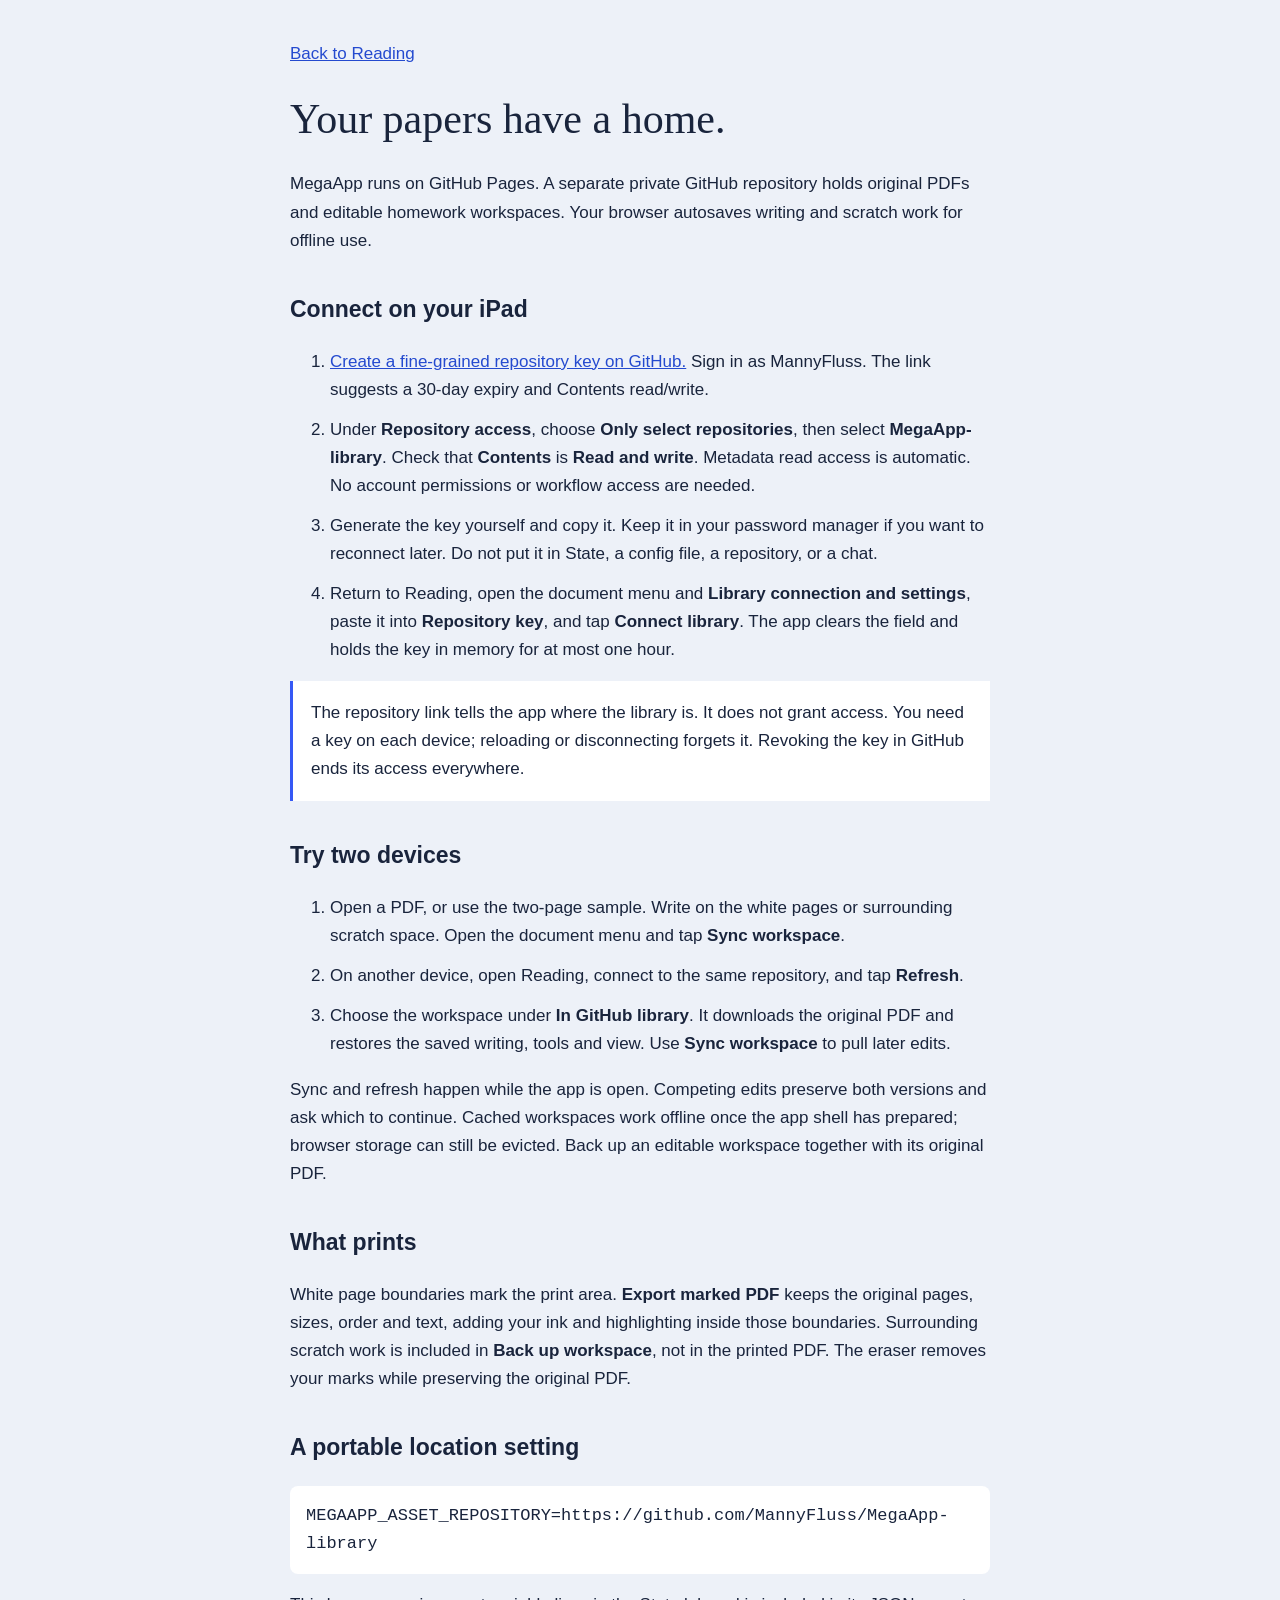
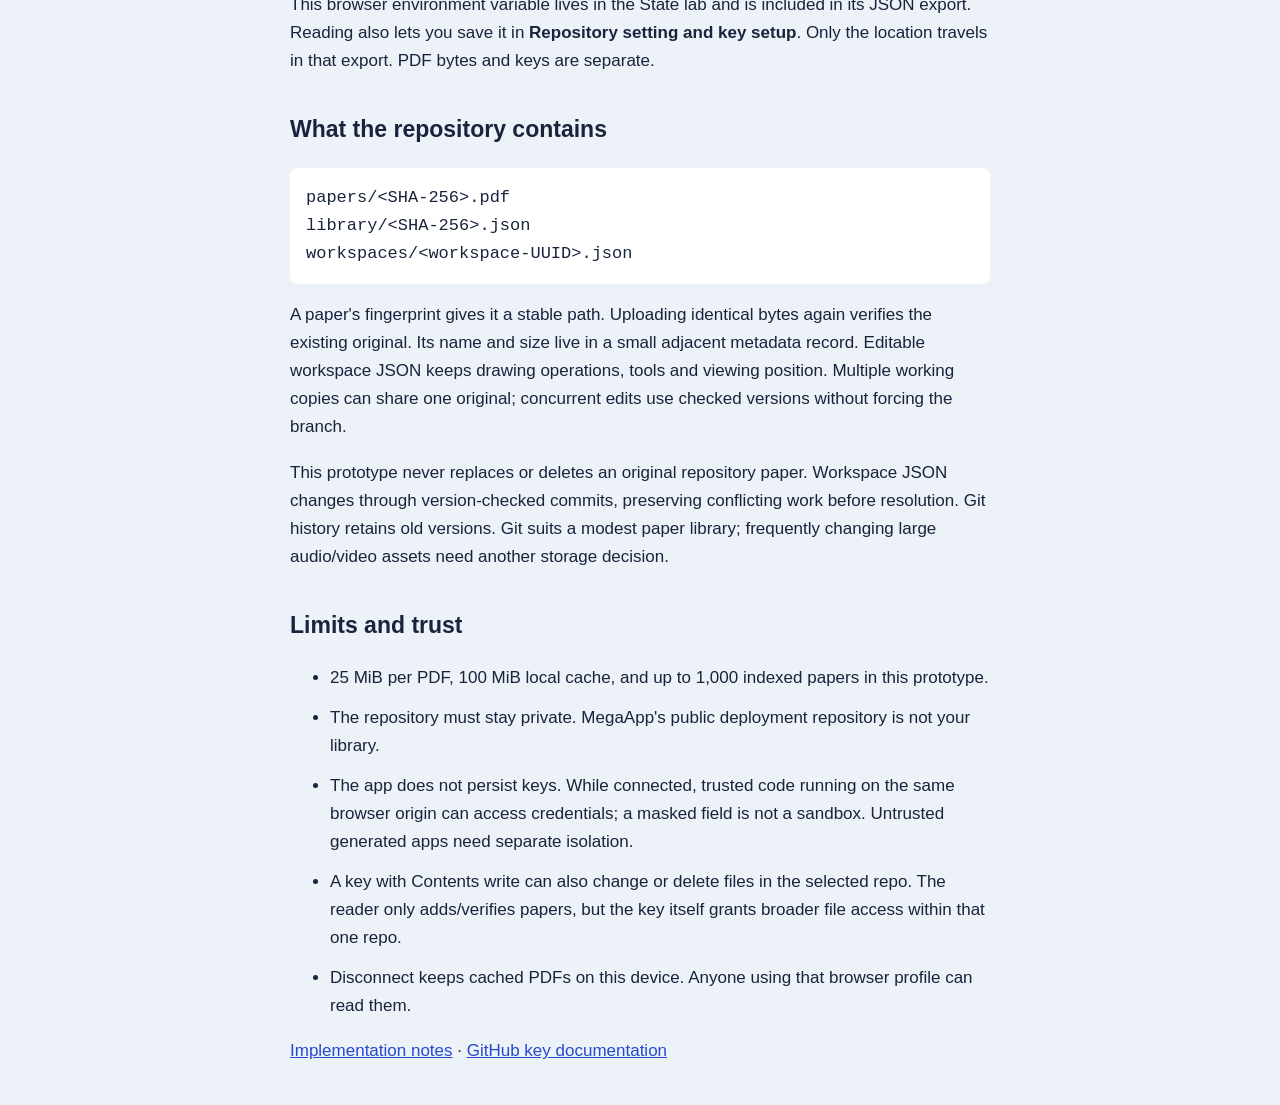
<file: reading/git-guide.html>
<!doctype html>
<html lang="en"><meta charset="utf-8"><meta name="viewport" content="width=device-width,initial-scale=1"><title>Reading · private Git library</title>
<style>body{margin:40px auto;padding:0 24px;max-width:700px;font:17px/1.65 -apple-system,BlinkMacSystemFont,sans-serif;background:#edf1f8;color:#19243c}h1{font:42px/1.1 Georgia,serif}h2{font-size:23px;margin-top:36px}code{overflow-wrap:anywhere}a{color:#244acf}li{margin:12px 0}pre{white-space:pre-wrap;padding:16px;background:white;border-radius:8px}aside{padding:18px;background:white;border-left:3px solid #3558f5}small{color:#60708b}</style>
<a href="../#reading">Back to Reading</a><h1>Your papers have a home.</h1>
<p>MegaApp runs on GitHub Pages. A separate private GitHub repository holds original PDFs and editable homework workspaces. Your browser autosaves writing and scratch work for offline use.</p>
<h2>Connect on your iPad</h2><ol>
<li><a href="https://github.com/settings/personal-access-tokens/new?name=MegaApp%20Reading&amp;description=Personal%20PDF%20library%20only&amp;target_name=MannyFluss&amp;expires_in=30&amp;contents=write" target="_blank" rel="noopener noreferrer">Create a fine-grained repository key on GitHub.</a> Sign in as MannyFluss. The link suggests a 30-day expiry and Contents read/write.</li>
<li>Under <strong>Repository access</strong>, choose <strong>Only select repositories</strong>, then select <strong>MegaApp-library</strong>. Check that <strong>Contents</strong> is <strong>Read and write</strong>. Metadata read access is automatic. No account permissions or workflow access are needed.</li>
<li>Generate the key yourself and copy it. Keep it in your password manager if you want to reconnect later. Do not put it in State, a config file, a repository, or a chat.</li>
<li>Return to Reading, open the document menu and <strong>Library connection and settings</strong>, paste it into <strong>Repository key</strong>, and tap <strong>Connect library</strong>. The app clears the field and holds the key in memory for at most one hour.</li></ol>
<aside>The repository link tells the app where the library is. It does not grant access. You need a key on each device; reloading or disconnecting forgets it. Revoking the key in GitHub ends its access everywhere.</aside>
<h2>Try two devices</h2><ol><li>Open a PDF, or use the two-page sample. Write on the white pages or surrounding scratch space. Open the document menu and tap <strong>Sync workspace</strong>.</li><li>On another device, open Reading, connect to the same repository, and tap <strong>Refresh</strong>.</li><li>Choose the workspace under <strong>In GitHub library</strong>. It downloads the original PDF and restores the saved writing, tools and view. Use <strong>Sync workspace</strong> to pull later edits.</li></ol>
<p>Sync and refresh happen while the app is open. Competing edits preserve both versions and ask which to continue. Cached workspaces work offline once the app shell has prepared; browser storage can still be evicted. Back up an editable workspace together with its original PDF.</p>
<h2>What prints</h2><p>White page boundaries mark the print area. <strong>Export marked PDF</strong> keeps the original pages, sizes, order and text, adding your ink and highlighting inside those boundaries. Surrounding scratch work is included in <strong>Back up workspace</strong>, not in the printed PDF. The eraser removes your marks while preserving the original PDF.</p>
<h2>A portable location setting</h2><pre>MEGAAPP_ASSET_REPOSITORY=https://github.com/MannyFluss/MegaApp-library</pre><p>This browser environment variable lives in the State lab and is included in its JSON export. Reading also lets you save it in <strong>Repository setting and key setup</strong>. Only the location travels in that export. PDF bytes and keys are separate.</p>
<h2>What the repository contains</h2><pre>papers/&lt;SHA-256&gt;.pdf
library/&lt;SHA-256&gt;.json
workspaces/&lt;workspace-UUID&gt;.json</pre><p>A paper's fingerprint gives it a stable path. Uploading identical bytes again verifies the existing original. Its name and size live in a small adjacent metadata record. Editable workspace JSON keeps drawing operations, tools and viewing position. Multiple working copies can share one original; concurrent edits use checked versions without forcing the branch.</p>
<p>This prototype never replaces or deletes an original repository paper. Workspace JSON changes through version-checked commits, preserving conflicting work before resolution. Git history retains old versions. Git suits a modest paper library; frequently changing large audio/video assets need another storage decision.</p>
<h2>Limits and trust</h2><ul><li>25 MiB per PDF, 100 MiB local cache, and up to 1,000 indexed papers in this prototype.</li><li>The repository must stay private. MegaApp's public deployment repository is not your library.</li><li>The app does not persist keys. While connected, trusted code running on the same browser origin can access credentials; a masked field is not a sandbox. Untrusted generated apps need separate isolation.</li><li>A key with Contents write can also change or delete files in the selected repo. The reader only adds/verifies papers, but the key itself grants broader file access within that one repo.</li><li>Disconnect keeps cached PDFs on this device. Anyone using that browser profile can read them.</li></ul>
<p><a href="../docs/pdf-library.md">Implementation notes</a> · <a href="https://docs.github.com/en/authentication/keeping-your-account-and-data-secure/managing-your-personal-access-tokens">GitHub key documentation</a></p></html>
</file>
<file: styles.css>
:root {
  color-scheme: light;
  --paper: #edf1f8;
  --surface: #fff;
  --ink: #19243c;
  --muted: #60708b;
  --line: #dbe2ee;
  --accent: #3558f5;
  --accent-soft: #e9edff;
  --stage: #e3e9f3;
  --warning: #99421e;
  --success: #14634c;
  font-family: -apple-system, BlinkMacSystemFont, "Helvetica Neue", sans-serif;
  font-size: 16px;
  background: var(--paper);
  color: var(--ink);
}
* {
  box-sizing: border-box;
}
body {
  margin: 0;
}
.marble-panel {
  --marble-board: #e8e7fc;
  --marble-line: #d5d3ed;
  --marble-ink: #253157;
  min-height: calc(100dvh - 64px);
}
.marble-heading h1 {
  font-family:
    ui-rounded,
    -apple-system,
    BlinkMacSystemFont,
    sans-serif;
  font-weight: 720;
  letter-spacing: -0.045em;
  font-size: clamp(1.75rem, 2.7vw, 2.4rem);
}
.marble-play {
  min-width: 100px;
  min-height: 46px;
  font-size: 1rem;
  border-radius: 14px;
}
.marble-play[aria-pressed="true"] {
  background: #7960d9;
  color: white;
}
.marble-toolbar {
  display: flex;
  align-items: center;
  gap: 14px;
  flex-wrap: wrap;
  padding: 12px 14px;
  background: var(--surface);
  border: 1px solid var(--line);
  border-radius: 16px 16px 0 0;
}
.marble-note-control {
  display: flex;
  gap: 9px;
  align-items: center;
  color: var(--muted);
  font-size: 0.875rem;
}
.marble-note-control select {
  padding: 7px 36px 7px 10px;
  min-height: 44px;
}
.marble-workspace {
  display: grid;
  grid-template-columns: minmax(0, 1fr) 224px;
  border: 1px solid var(--line);
  border-top: 0;
  border-radius: 0 0 16px 16px;
  overflow: hidden;
}
.marble-stage {
  position: relative;
  width: 100%;
  min-width: 0;
  min-height: 500px;
  aspect-ratio: 3 / 2;
  overflow: hidden;
  isolation: isolate;
  background: var(--marble-board);
}
.marble-stage canvas {
  display: block;
  width: 100%;
  height: 100%;
  position: absolute;
  inset: 0;
  touch-action: none;
  user-select: none;
  -webkit-user-select: none;
  -webkit-touch-callout: none;
}
.marble-instrument {
  background: var(--surface);
  padding: 22px 18px;
  border-left: 1px solid var(--line);
  display: flex;
  flex-direction: column;
  gap: 24px;
  min-width: 0;
}
.marble-control-title {
  display: flex;
  align-items: center;
  justify-content: space-between;
  gap: 8px;
}
.marble-note-symbol {
  font-size: 28px;
  color: #7960d9;
  line-height: 1;
}
.marble-sound {
  background: var(--paper);
  border: 1px solid var(--line);
}
.marble-sound[aria-pressed="true"] {
  color: var(--accent);
  background: var(--accent-soft);
  border-color: transparent;
}
.marble-slider {
  display: grid;
  grid-template-columns: 1fr auto;
  align-items: center;
  gap: 12px;
  color: var(--muted);
  font-size: 0.875rem;
}
.marble-slider output {
  color: var(--ink);
  font-variant-numeric: tabular-nums;
}
.marble-slider input[type="range"] {
  grid-column: 1 / -1;
  width: 100%;
  margin: 0;
  min-height: 44px;
}
.marble-instruction {
  color: var(--muted);
  font-size: 0.875rem;
}
.marble-scene-actions,
.marble-file-actions {
  display: grid;
  gap: 6px;
  grid-template-columns: 1fr 1fr;
}
.marble-scene-actions {
  margin-top: auto;
}
.marble-file-actions {
  padding-top: 15px;
  border-top: 1px solid var(--line);
  gap: 2px;
}
.marble-scene-actions button,
.marble-file-actions button {
  padding: 8px 4px;
  font-size: 0.8125rem;
}
.marble-footer {
  display: flex;
  align-items: start;
  justify-content: space-between;
  gap: 12px;
  padding: 16px 3px;
  color: var(--muted);
  font-size: 0.8125rem;
  line-height: 1.5;
}
.marble-counters {
  display: flex;
  gap: 18px;
  white-space: nowrap;
}
.marble-counters output {
  color: var(--ink);
  font-variant-numeric: tabular-nums;
}
.platformer-heading h1 {
  font-family:
    ui-rounded,
    -apple-system,
    BlinkMacSystemFont,
    sans-serif;
  font-weight: 750;
  letter-spacing: -0.045em;
  font-size: clamp(1.75rem, 2.7vw, 2.4rem);
}
.platformer-actions {
  display: flex;
  align-items: center;
  gap: 6px;
}
.platformer-actions .primary-button {
  min-width: 90px;
  min-height: 44px;
}
.platformer-machine {
  border: 1px solid var(--line);
  border-radius: 16px;
  overflow: hidden;
  background: var(--surface);
}
.platformer-hud {
  display: flex;
  gap: 28px;
  padding: 12px 20px;
  font-size: 0.875rem;
  color: var(--muted);
  border-bottom: 1px solid #173e5120;
}
.platformer-hud span {
  display: flex;
  align-items: center;
  gap: 9px;
}
.platformer-hud output {
  color: var(--ink);
  font-weight: 700;
  font-variant-numeric: tabular-nums;
}
.platformer-stage {
  position: relative;
  width: 100%;
  aspect-ratio: 16 / 9;
  max-height: min(580px, calc(100dvh - 380px));
  min-height: 180px;
  background: #87cfea;
  overflow: hidden;
  isolation: isolate;
}
.platformer-stage canvas {
  position: absolute;
  inset: 0;
  display: block;
  width: 100%;
  height: 100%;
  touch-action: none;
}
.platformer-stage canvas:focus-visible {
  outline-offset: -4px;
}
.platformer-overlay {
  position: absolute;
  inset: 0;
  display: grid;
  place-items: center;
  padding: 16px;
  background: #173e511c;
}
.platformer-prompt {
  text-align: center;
  max-width: 340px;
  padding: 22px 26px;
  color: #173e51;
  background: #ffffffef;
  border: 2px solid #173e5125;
  border-radius: 14px;
  box-shadow: 0 7px 0 #173e5112;
}
.platformer-prompt h2 {
  font-size: clamp(1.1rem, 2vw, 1.5rem);
  font-family:
    ui-rounded,
    -apple-system,
    BlinkMacSystemFont,
    sans-serif;
  font-weight: 750;
}
.platformer-prompt p {
  margin: 8px 0 16px;
  font-size: 0.875rem;
}
.platformer-prompt .primary-button {
  min-width: 116px;
  min-height: 44px;
}
.platformer-controls {
  display: flex;
  align-items: center;
  justify-content: space-between;
  gap: 16px;
  padding: 12px 18px max(12px, env(safe-area-inset-bottom));
  background: var(--surface);
  border-top: 1px solid var(--line);
  user-select: none;
  -webkit-user-select: none;
  -webkit-touch-callout: none;
}
.platformer-directions {
  display: flex;
  gap: 12px;
}
.platformer-pad {
  display: inline-flex;
  align-items: center;
  justify-content: center;
  min-width: 70px;
  min-height: 60px;
  border-radius: 13px;
  background: var(--paper);
  color: var(--ink);
  border: 1px solid var(--line);
  box-shadow: 0 4px 0 var(--line);
  font-size: 1.5rem;
  font-weight: 650;
  touch-action: none;
}
.platformer-pad[aria-pressed="true"],
.platformer-pad:active {
  transform: translateY(3px);
  box-shadow: 0 1px 0 var(--line);
  background: var(--accent-soft);
}
.platformer-jump {
  gap: 14px;
  min-width: 128px;
  background: #55b884;
  border-color: #349564;
  color: #102f24;
  box-shadow: 0 4px 0 #349564;
  font-size: 1.1rem;
}
.platformer-jump[aria-pressed="true"],
.platformer-jump:active {
  background: #76cea0;
  box-shadow: 0 1px 0 #349564;
}
.platformer-touch-hint {
  font-size: 0.8125rem;
  color: var(--muted);
}
.platformer-footer {
  display: flex;
  justify-content: space-between;
  gap: 14px;
  color: var(--muted);
  padding: 15px 3px;
  font-size: 0.8125rem;
  line-height: 1.5;
}
.platformer-stage,
.platformer-stage canvas {
  -webkit-user-select: none;
  user-select: none;
  -webkit-touch-callout: none;
}
:root[data-theme="dark"] .marble-panel {
  --marble-board: #28273f;
  --marble-line: #47465d;
  --marble-ink: #eeeaff;
}
@media (min-width: 761px) and (max-width: 980px) {
  .marble-workspace {
    grid-template-columns: minmax(0, 1fr);
  }
  .marble-instrument {
    display: grid;
    grid-template-columns: repeat(3, minmax(0, 1fr));
    gap: 18px;
    border-left: 0;
    border-top: 1px solid var(--line);
  }
  .marble-control-title {
    grid-column: 1 / 3;
  }
  .marble-file-actions {
    grid-column: 2 / 4;
    border: 0;
    padding-top: 0;
  }
}
button,
input,
select,
textarea {
  font: inherit;
}
button,
a,
input,
select {
  touch-action: manipulation;
}
button {
  cursor: pointer;
}
button:disabled {
  cursor: default;
  opacity: 0.42;
}
button {
  border: 0;
}
button:focus-visible,
a:focus-visible,
input:focus-visible,
select:focus-visible,
canvas:focus-visible {
  outline: 3px solid var(--accent);
  outline-offset: 3px;
}
/* Keep the board's focus cue inside the clipped drawing surface. */
canvas:focus-visible {
  outline-color: #3558f5;
  outline-offset: -4px;
}
a {
  color: var(--accent);
}
[hidden] {
  display: none !important;
}
h1,
h2,
p {
  margin: 0;
}
h1 {
  font-size: clamp(1.35rem, 2.2vw, 1.8rem);
  font-weight: 650;
  letter-spacing: -0.035em;
  line-height: 1.2;
}
h2 {
  font-size: 1rem;
  line-height: 1.4;
  font-weight: 650;
}
p {
  line-height: 1.5;
}
.app-shell {
  display: grid;
  grid-template-columns: minmax(0, 1fr);
  grid-template-rows: minmax(0, 1fr);
  min-height: 100svh;
  min-height: 100dvh;
  padding-top: env(safe-area-inset-top);
  padding-left: env(safe-area-inset-left);
  padding-right: env(safe-area-inset-right);
  touch-action: pan-y pinch-zoom;
}
.app-shell > .topbar,
.app-shell > .dock {
  display: none;
}
.topbar {
  grid-column: 1/-1;
  display: flex;
  align-items: center;
  justify-content: space-between;
  padding: 0 24px;
  background: var(--surface);
  border-bottom: 1px solid var(--line);
  gap: 12px;
}
.brand {
  display: flex;
  align-items: center;
  gap: 10px;
  color: var(--ink);
  text-decoration: none;
  font-size: 1.15rem;
  font-weight: 700;
  letter-spacing: -0.025em;
  white-space: nowrap;
}
.brand-mark {
  display: grid;
  place-items: center;
  background: var(--accent);
  color: #fff;
  width: 30px;
  height: 30px;
  border-radius: 9px;
  font-size: 24px;
  line-height: 1;
}
.edition {
  font-size: 0.875rem;
  color: var(--muted);
  font-weight: 450;
  letter-spacing: 0;
  margin-left: 6px;
}
.topbar-actions {
  display: flex;
  align-items: center;
  gap: 18px;
  flex-wrap: wrap;
  justify-content: flex-end;
  min-width: 0;
}
#update-app {
  color: var(--accent);
  background: var(--accent-soft);
}
.connection {
  font-size: 0.875rem;
  color: var(--muted);
}
.dock {
  display: flex;
  flex-direction: column;
  align-items: stretch;
  gap: 9px;
  padding: 18px 7px;
  background: var(--surface);
  border-right: 1px solid var(--line);
}
.dock-button {
  display: flex;
  flex-direction: column;
  align-items: center;
  justify-content: center;
  gap: 7px;
  min-height: 66px;
  color: var(--muted);
  background: transparent;
  font-size: 0.75rem;
  border-radius: 14px;
}
.dock-button svg {
  width: 23px;
  height: 23px;
  fill: none;
  stroke: currentColor;
  stroke-width: 1.65;
  stroke-linecap: round;
  stroke-linejoin: round;
}
.dock-button.selected {
  color: var(--accent);
  background: var(--accent-soft);
}
.dock-spacer {
  flex: 1;
}
main {
  min-width: 0;
}
.panel {
  padding: 24px 28px;
}
.panel-heading {
  display: flex;
  justify-content: space-between;
  align-items: center;
  gap: 18px;
  margin-bottom: 22px;
}
.panel-heading p {
  color: var(--muted);
  font-size: 0.95rem;
  margin-top: 6px;
}
.quiet-button,
.primary-button {
  border-radius: 9px;
  min-height: 44px;
  padding: 9px 13px;
  white-space: nowrap;
  font-size: 0.875rem;
  font-weight: 550;
  background: transparent;
  color: var(--ink);
}
.quiet-button:hover {
  background: var(--accent-soft);
  color: var(--accent);
}
.primary-button {
  background: var(--accent);
  color: #fff;
}
.primary-button:hover {
  filter: brightness(1.07);
}
.canvas-panel {
  display: flex;
  flex-direction: column;
  min-height: 100dvh;
  padding-bottom: env(safe-area-inset-bottom, 16px);
}
.canvas-toolbar {
  display: flex;
  align-items: center;
  gap: 16px;
  min-height: 64px;
  padding: 10px 14px;
  background: var(--surface);
  border: 1px solid var(--line);
  border-radius: 15px 15px 0 0;
  flex-wrap: wrap;
}
.segmented {
  display: flex;
  background: var(--paper);
  padding: 3px;
  border-radius: 8px;
}
.segmented button {
  padding: 7px 12px;
  min-height: 44px;
  border-radius: 6px;
  background: transparent;
  color: var(--muted);
  font-size: 0.875rem;
}
.segmented button.active {
  background: var(--surface);
  color: var(--ink);
  box-shadow: 0 1px 3px #19243c15;
}
.color-control,
.width-control,
.toggle-control {
  display: flex;
  gap: 8px;
  align-items: center;
  font-size: 0.875rem;
  color: var(--muted);
  min-height: 44px;
}
input[type="color"] {
  width: 44px;
  height: 44px;
  border: 0;
  padding: 2px;
  background: transparent;
}
input[type="range"] {
  accent-color: var(--accent);
  width: 88px;
  min-height: 44px;
}
input[type="checkbox"] {
  accent-color: var(--accent);
  width: 17px;
  height: 17px;
  margin: 0;
}
.width-control output {
  width: 24px;
  text-align: right;
  font-variant-numeric: tabular-nums;
}
.toolbar-spacer {
  flex: 1;
}
.canvas-workspace {
  display: grid;
  grid-template-columns: minmax(0, 1fr) 232px;
  flex: 1;
  min-height: 440px;
  border: 1px solid var(--line);
  border-top: 0;
  border-radius: 0 0 15px 15px;
  overflow: hidden;
}
.canvas-stage {
  position: relative;
  background: var(--stage);
  min-width: 0;
  min-height: 420px;
  overflow: hidden;
  isolation: isolate;
}
.canvas-stage canvas {
  display: block;
  position: absolute;
  inset: 0;
  width: 100%;
  height: 100%;
  touch-action: none;
  user-select: none;
  -webkit-user-select: none;
  -webkit-touch-callout: none;
}
.canvas-welcome {
  position: absolute;
  left: 50%;
  top: 45%;
  transform: translate(-50%, -50%);
  display: flex;
  align-items: center;
  flex-direction: column;
  gap: 12px;
  pointer-events: none;
  color: #73819a;
  text-align: center;
  white-space: nowrap;
}
.welcome-spark {
  font-size: 58px;
  color: #3558f54a;
  line-height: 1;
}
.canvas-welcome strong {
  font-size: 1.45rem;
  color: #546581;
  font-weight: 550;
  letter-spacing: -0.025em;
}
.canvas-welcome > span:last-child {
  font-size: 0.95rem;
}
.zoom-controls {
  position: absolute;
  bottom: 18px;
  left: 50%;
  transform: translateX(-50%);
  display: flex;
  align-items: center;
  gap: 3px;
  background: var(--surface);
  border: 1px solid var(--line);
  border-radius: 11px;
  padding: 3px;
  box-shadow: 0 4px 18px #19243c0e;
  z-index: 2;
}
.zoom-controls button {
  background: transparent;
  color: var(--ink);
  min-width: 44px;
  min-height: 44px;
  border-radius: 7px;
  font-size: 1rem;
}
.zoom-controls button:hover {
  background: var(--accent-soft);
}
.zoom-controls output {
  font-size: 0.875rem;
  min-width: 48px;
  text-align: center;
  font-variant-numeric: tabular-nums;
}
.input-rack {
  background: var(--surface);
  border-left: 1px solid var(--line);
  padding: 20px 18px;
  display: flex;
  flex-direction: column;
  gap: 18px;
}
.rack-heading {
  display: flex;
  flex-direction: column;
  gap: 9px;
}
.small-badge {
  align-self: flex-start;
  background: var(--paper);
  color: var(--muted);
  font-size: 0.75rem;
  padding: 5px 8px;
  border-radius: 6px;
}
.pressure-meter {
  display: grid;
  grid-template-columns: 1fr auto;
  gap: 8px;
  font-size: 0.875rem;
  color: var(--muted);
}
.pressure-meter strong {
  font-variant-numeric: tabular-nums;
  color: var(--ink);
  font-weight: 550;
}
.meter-track {
  grid-column: 1/-1;
  height: 6px;
  border-radius: 4px;
  background: var(--paper);
  overflow: hidden;
}
.meter-track span {
  display: block;
  width: 0;
  height: 100%;
  background: var(--accent);
  transition: width 60ms linear;
}
.telemetry {
  margin: 0;
  display: flex;
  flex-direction: column;
  gap: 12px;
  font-size: 0.8125rem;
}
.telemetry div {
  display: flex;
  justify-content: space-between;
  gap: 8px;
}
.telemetry dt {
  color: var(--muted);
}
.telemetry dd {
  margin: 0;
  font-variant-numeric: tabular-nums;
  text-align: right;
  overflow-wrap: anywhere;
}
.rack-note {
  font-size: 0.8125rem;
  color: var(--muted);
}
.export-actions {
  display: grid;
  grid-template-columns: 1fr 1fr;
  gap: 5px;
  margin-top: auto;
}
.export-actions .primary-button {
  grid-column: 1/-1;
}
.canvas-footer {
  display: flex;
  justify-content: space-between;
  gap: 15px;
  font-size: 0.8125rem;
  color: var(--muted);
  padding: 14px 3px 16px;
}
.document-panel {
  max-width: 1180px;
  margin: 0 auto;
  padding-bottom: 48px;
}
.document-panel .panel-heading {
  margin-bottom: 26px;
}
.design-panel {
  display: grid;
  grid-template-rows: auto minmax(0, 1fr);
  gap: 16px;
  height: calc(100dvh - 64px);
  min-height: 560px;
}
.design-heading {
  margin: 0;
}
.design-open {
  display: inline-flex;
  align-items: center;
  justify-content: center;
  min-height: 44px;
  white-space: nowrap;
  color: var(--accent);
  text-decoration: none;
}
.design-reader {
  display: block;
  width: 100%;
  height: 100%;
  min-width: 0;
  border: 1px solid var(--line);
  border-radius: 12px;
  background: #e9eef2;
  color-scheme: light;
}
.toast {
  position: fixed;
  bottom: calc(24px + env(safe-area-inset-bottom));
  left: 50%;
  transform: translateX(-50%);
  padding: 13px 19px;
  background: var(--ink);
  color: var(--surface);
  border-radius: 12px;
  max-width: min(90vw, 640px);
  font-size: 0.875rem;
  box-shadow: 0 8px 35px #19243c25;
  z-index: 20;
}
dialog {
  max-width: 440px;
  border: 1px solid var(--line);
  border-radius: 20px;
  padding: 26px;
  background: var(--surface);
  color: var(--ink);
  box-shadow: 0 20px 100px #19243c30;
}
dialog::backdrop {
  background: #19243c55;
  backdrop-filter: blur(4px);
}
dialog h2 {
  font-size: 1.4rem;
  margin: 14px 0;
}
dialog p {
  font-size: 0.95rem;
  margin-top: 12px;
  color: var(--muted);
}
.dialog-close {
  float: right;
}
.device-summary {
  display: flex;
  gap: 12px;
  flex-wrap: wrap;
  margin-bottom: 24px;
}
.capability-filters {
  display: flex;
  align-items: end;
  gap: 18px;
  margin-bottom: 24px;
}
.capability-filters label,
.variable-form label {
  display: flex;
  flex-direction: column;
  gap: 7px;
  font-size: 0.875rem;
  color: var(--muted);
}
input:not([type="range"], [type="checkbox"], [type="color"]),
select,
textarea {
  background: var(--surface);
  border: 1px solid var(--line);
  border-radius: 8px;
  color: var(--ink);
  padding: 10px 12px;
  min-height: 44px;
  min-width: 0;
}
/* Native macOS WebKit menus can ignore author sizing. Keep the menu native
   while giving its closed control a dependable touch target and indicator. */
select {
  -webkit-appearance: none;
  appearance: none;
  padding-right: 36px;
  background-image: url("data:image/svg+xml,%3Csvg xmlns='http://www.w3.org/2000/svg' viewBox='0 0 12 12'%3E%3Cpath d='m2 4 4 4 4-4' fill='none' stroke='%2360708b' stroke-width='1.5' stroke-linecap='round' stroke-linejoin='round'/%3E%3C/svg%3E");
  background-repeat: no-repeat;
  background-position: right 12px center;
  background-size: 12px;
}
.capability-filters input {
  min-width: 260px;
}
.state-actions {
  display: flex;
  gap: 8px;
  flex-wrap: wrap;
  margin-bottom: 24px;
}
.variable-form {
  display: grid;
  grid-template-columns: minmax(0, 1fr) 120px minmax(0, 1.4fr) auto;
  gap: 14px;
  align-items: end;
  padding: 20px;
  background: var(--surface);
  border: 1px solid var(--line);
  border-radius: 14px;
  margin-bottom: 26px;
}
.variable-form label {
  min-width: 0;
}
.variable-form input,
.variable-form select {
  width: 100%;
}
.variable-form .form-error {
  grid-column: 1/-1;
  font-size: 0.875rem;
  color: var(--warning);
}
.state-note {
  color: var(--muted);
  font-size: 0.875rem;
  margin-top: 22px;
  max-width: 70ch;
}
.summary-item {
  background: var(--surface);
  border: 1px solid var(--line);
  padding: 12px 15px;
  border-radius: 10px;
  font-size: 0.875rem;
}
.capability-group {
  margin: 28px 0;
}
.capability-group > h2 {
  font-size: 1.15rem;
  padding-bottom: 14px;
  border-bottom: 1px solid var(--line);
  letter-spacing: -0.02em;
}
.capability-row {
  display: flex;
  justify-content: space-between;
  gap: 24px;
  align-items: center;
  padding: 18px 0;
  border-bottom: 1px solid var(--line);
}
.capability-text {
  max-width: 65ch;
}
.capability-text h3 {
  font-size: 1rem;
  font-weight: 600;
  margin: 0 0 6px;
}
.capability-text p {
  font-size: 0.875rem;
  color: var(--muted);
}
.capability-text a {
  display: inline-block;
  font-size: 0.8125rem;
  margin-top: 8px;
  text-underline-offset: 3px;
}
.capability-controls {
  display: flex;
  align-items: center;
  gap: 12px;
  flex-shrink: 0;
}
.capability-status {
  font-size: 0.75rem;
  color: var(--muted);
  max-width: 135px;
  text-align: right;
}
.capability-status.exposed {
  color: var(--success);
}
.capability-controls button {
  background: var(--surface);
  border: 1px solid var(--line);
  min-width: 64px;
  min-height: 44px;
}
.probe-output {
  border-left: 3px solid var(--accent);
  background: var(--surface);
  padding: 16px 20px;
  margin-bottom: 26px;
  border-radius: 0 12px 12px 0;
}
.probe-output pre {
  font-size: 0.875rem;
  white-space: pre-wrap;
  overflow-wrap: anywhere;
  line-height: 1.5;
  max-height: 280px;
  overflow: auto;
  margin-bottom: 0;
}
.camera-preview {
  display: block;
  width: 100%;
  max-width: 420px;
  border-radius: 10px;
  margin-top: 12px;
}
.variable-row {
  display: grid;
  grid-template-columns: minmax(190px, 1fr) minmax(0, 1.2fr) auto;
  gap: 20px;
  align-items: center;
  padding: 18px 0;
  border-bottom: 1px solid var(--line);
}
.variable-label {
  display: flex;
  flex-direction: column;
  gap: 7px;
  min-width: 0;
}
.variable-label strong {
  font-size: 0.9375rem;
  font-weight: 550;
  overflow-wrap: anywhere;
}
.type-label {
  color: var(--muted);
  font-size: 0.75rem;
}
.variable-row code {
  font-size: 0.875rem;
  line-height: 1.5;
  overflow-wrap: anywhere;
  white-space: pre-wrap;
  color: var(--ink);
  max-height: 150px;
  overflow: auto;
}
.variable-row-actions {
  display: flex;
  gap: 2px;
}
.variable-row-actions button {
  min-height: 44px;
}
.canvas-stage:fullscreen {
  background: var(--stage);
  width: 100%;
  height: 100%;
  min-height: 100dvh;
}
.canvas-stage:fullscreen .zoom-controls {
  bottom: max(18px, env(safe-area-inset-bottom));
}
:root[data-theme="dark"] {
  color-scheme: dark;
  --paper: #171f30;
  --surface: #202b40;
  --ink: #edf1ff;
  --muted: #a6b4ce;
  --line: #37435a;
  --accent: #8ba2ff;
  --accent-soft: #303e68;
  --stage: #131c2d;
  --warning: #ffb494;
  --success: #92d4bc;
}
:root[data-theme="dark"] .primary-button {
  color: #142044;
}
:root[data-theme="dark"] .brand-mark {
  color: #142044;
}
:root[data-theme="dark"] select {
  background-image: url("data:image/svg+xml,%3Csvg xmlns='http://www.w3.org/2000/svg' viewBox='0 0 12 12'%3E%3Cpath d='m2 4 4 4 4-4' fill='none' stroke='%23a6b4ce' stroke-width='1.5' stroke-linecap='round' stroke-linejoin='round'/%3E%3C/svg%3E");
}
@media (max-width: 760px) {
  .capability-row {
    gap: 12px;
    align-items: start;
  }
  .capability-controls {
    flex-direction: column;
    align-items: end;
    gap: 8px;
  }
  .capability-status {
    max-width: 100px;
  }
  .variable-row {
    grid-template-columns: 1fr auto;
    gap: 12px;
  }
  .variable-row code {
    grid-column: 1/-1;
    grid-row: 2;
  }
  .variable-row-actions {
    grid-column: 2;
    grid-row: 1;
  }
  .summary-item {
    padding: 10px 12px;
  }
}
@media (min-width: 1500px) {
  .canvas-panel {
    max-width: 1800px;
    margin: 0 auto;
  }
  .canvas-stage {
    min-height: 600px;
  }
  .input-rack {
    padding: 26px;
  }
  .canvas-workspace {
    grid-template-columns: minmax(0, 1fr) 270px;
  }
}
@media (max-width: 1100px) {
  .panel {
    padding: 20px;
  }
  .canvas-toolbar {
    gap: 11px;
  }
  .canvas-workspace {
    grid-template-columns: minmax(0, 1fr) 208px;
  }
  .input-rack {
    padding: 16px 13px;
  }
  .toggle-control {
    font-size: 0.8125rem;
  }
  .canvas-stage {
    min-height: 400px;
  }
}
@media (max-width: 760px) {
  .app-shell {
    grid-template-columns: minmax(0, 1fr);
    grid-template-rows: minmax(0, 1fr);
  }
  .topbar {
    padding: 7px 14px;
    min-height: 58px;
    flex-wrap: wrap;
  }
  .edition {
    display: none;
  }
  .topbar-actions {
    gap: 8px;
    margin-left: auto;
  }
  .topbar:has(#update-app) .topbar-actions {
    flex: 1 1 100%;
    justify-content: space-between;
  }
  .dock {
    display: grid;
    grid-template-columns: repeat(auto-fit, minmax(58px, 1fr));
    gap: 3px;
    padding: 6px 12px;
    border-right: 0;
    border-bottom: 1px solid var(--line);
  }
  .dock-button {
    flex-direction: column;
    min-width: 0;
    min-height: 48px;
    padding: 7px 3px;
    font-size: 0.6875rem;
    border-radius: 9px;
    gap: 6px;
  }
  .dock-button svg {
    width: 18px;
    height: 18px;
  }
  .dock-spacer {
    display: none;
  }
  .panel {
    padding: 18px 12px;
  }
  .design-panel {
    height: calc(100dvh - 122px);
    min-height: 520px;
    gap: 12px;
  }
  .design-heading {
    flex-wrap: wrap;
    gap: 4px;
  }
  .design-heading h1 {
    font-size: 1.5rem;
  }
  .design-heading p {
    font-size: 0.8125rem;
  }
  .design-open {
    padding-left: 0;
  }
  .canvas-panel {
    min-height: calc(100dvh - 112px);
  }
  .marble-panel {
    min-height: calc(100dvh - 119px);
  }
  .platformer-heading {
    flex-wrap: wrap;
    gap: 12px;
  }
  .platformer-actions {
    width: 100%;
  }
  .platformer-actions .primary-button {
    margin-left: auto;
  }
  .platformer-stage {
    max-height: none;
  }
  .platformer-hud {
    justify-content: space-between;
    padding: 10px 14px;
    gap: 12px;
  }
  .platformer-controls {
    padding: 12px;
    gap: 12px;
  }
  .platformer-directions {
    gap: 10px;
  }
  .platformer-pad {
    min-width: 62px;
    min-height: 58px;
  }
  .platformer-jump {
    min-width: 108px;
  }
  .platformer-touch-hint {
    display: none;
  }
  .platformer-prompt {
    padding: 12px 18px;
  }
  .platformer-prompt p {
    margin: 6px 0 10px;
    font-size: 0.8125rem;
  }
  .platformer-footer {
    flex-wrap: wrap;
    gap: 6px;
  }
  .marble-toolbar {
    gap: 9px;
    padding: 10px;
  }
  .marble-toolbar .toolbar-spacer {
    display: none;
  }
  .marble-toolbar .segmented {
    flex: 1;
  }
  .marble-toolbar .segmented button {
    flex: 1;
    padding: 8px;
    white-space: nowrap;
  }
  .marble-note-control {
    width: 100%;
    order: 2;
  }
  .marble-note-control select {
    flex: 1;
  }
  .marble-workspace {
    grid-template-columns: minmax(0, 1fr);
  }
  .marble-stage {
    min-height: 240px;
  }
  .marble-instrument {
    display: grid;
    grid-template-columns: minmax(0, 1fr) minmax(0, 1fr);
    border-left: 0;
    border-top: 1px solid var(--line);
    gap: 18px;
    padding: 18px 16px;
  }
  .marble-control-title {
    grid-column: 1 / -1;
  }
  .marble-sound {
    grid-column: 1 / -1;
  }
  .marble-instruction {
    grid-column: 1 / -1;
  }
  .marble-file-actions {
    border: 0;
    padding-top: 0;
  }
  .marble-footer {
    flex-wrap: wrap;
  }
  .panel-heading {
    align-items: start;
    margin-bottom: 17px;
    gap: 8px;
  }
  .panel-heading p {
    font-size: 0.875rem;
  }
  .panel-heading > .quiet-button {
    padding: 8px;
  }
  .canvas-toolbar {
    gap: 10px;
    padding: 10px;
  }
  .toolbar-spacer {
    display: none;
  }
  .canvas-workspace {
    grid-template-columns: 1fr;
    min-height: 440px;
  }
  .canvas-stage {
    min-height: 370px;
  }
  .input-rack {
    border-left: 0;
    border-top: 1px solid var(--line);
    display: grid;
    grid-template-columns: 1fr 1fr;
    gap: 16px;
    padding: 16px;
  }
  .rack-heading {
    grid-column: 1/-1;
    flex-direction: row;
    justify-content: space-between;
    align-items: center;
  }
  .pressure-meter {
    align-content: start;
  }
  .telemetry {
    grid-row: 2/5;
    grid-column: 2;
  }
  .export-actions {
    grid-column: 1;
    grid-template-columns: 1fr;
  }
  .export-actions .primary-button {
    grid-column: auto;
  }
  .rack-note {
    grid-column: 1;
  }
  .canvas-footer {
    font-size: 0.75rem;
  }
  .canvas-welcome strong {
    font-size: 1.15rem;
  }
  .canvas-welcome > span:last-child {
    font-size: 0.875rem;
  }
  .capability-filters {
    align-items: stretch;
    flex-direction: column;
    gap: 12px;
  }
  .capability-filters input {
    min-width: 0;
    width: 100%;
  }
  .variable-form {
    grid-template-columns: minmax(0, 1fr) 100px;
    padding: 15px;
    gap: 12px;
  }
  .value-label {
    grid-column: 1/-1;
  }
  .variable-form > .primary-button {
    grid-column: 1/-1;
  }
}
@media (max-width: 420px) {
  .marble-scene-actions,
  .marble-file-actions {
    grid-column: 1 / -1;
  }
}
@media (prefers-reduced-motion: reduce) {
  * {
    transition: none !important;
    scroll-behavior: auto !important;
  }
}
@media (max-width: 380px) {
  .marble-toolbar {
    display: grid;
    grid-template-columns: repeat(2, minmax(0, 1fr));
  }
  .marble-toolbar .segmented,
  .marble-note-control {
    grid-column: 1 / -1;
  }
  .marble-note-control {
    order: 0;
  }
}

/* The intro is an original, temporary surface over the real workspace. */
.design-reading-actions {
  display: flex;
  align-items: center;
  gap: 10px;
  flex-wrap: wrap;
}
body.intro-open {
  overflow: hidden;
}
.workspace-intro {
  --intro-progress: 0;
  position: fixed;
  inset: 0;
  z-index: 120;
  display: flex;
  flex-direction: column;
  padding: max(28px, env(safe-area-inset-top))
    max(42px, env(safe-area-inset-right)) max(26px, env(safe-area-inset-bottom))
    max(42px, env(safe-area-inset-left));
  background: #243bf2;
  color: #fffbed;
  overflow: hidden;
  isolation: isolate;
  touch-action: none;
  user-select: none;
  -webkit-user-select: none;
  will-change: transform;
}
.intro-topline {
  display: flex;
  justify-content: space-between;
  align-items: center;
  position: relative;
  z-index: 2;
}
.intro-brand {
  font-size: 1.2rem;
  font-weight: 750;
  letter-spacing: -0.04em;
}
.intro-skip {
  min-height: 44px;
  padding: 10px 0 10px 18px;
  color: #fffbed;
  background: transparent;
  border-radius: 0;
  font:
    0.8rem ui-monospace,
    Menlo,
    monospace;
}
.intro-composition {
  display: grid;
  grid-template-columns: 1.1fr 1fr;
  flex: 1;
  min-height: 0;
  align-items: center;
  gap: 14px;
}
.intro-copy {
  position: relative;
  z-index: 1;
}
.intro-copy h1 {
  font-family: Impact, "Arial Narrow", "Helvetica Neue", sans-serif;
  text-transform: uppercase;
  font-size: clamp(4rem, 10vw, 10rem);
  line-height: 0.88;
  font-weight: 900;
  letter-spacing: -0.045em;
}
.intro-copy p {
  margin-top: 25px;
  font:
    1rem ui-monospace,
    Menlo,
    monospace;
  color: #fffbed;
}
.intro-art {
  display: block;
  width: 100%;
  height: min(55dvh, 550px);
  min-width: 0;
}
.intro-entry {
  position: relative;
  z-index: 2;
  display: flex;
  align-items: center;
  justify-content: space-between;
  gap: 22px;
}
.intro-enter {
  display: flex;
  justify-content: space-between;
  gap: 55px;
  align-items: center;
  min-height: 68px;
  padding: 18px 26px;
  border-radius: 0;
  background: #fffbed;
  color: #1427ba;
  font-size: 1.075rem;
  font-weight: 650;
}
.intro-enter span {
  font-size: 1.9rem;
  font-weight: 400;
  line-height: 1;
}
.intro-swipe {
  display: flex;
  align-items: center;
  gap: 15px;
  font:
    0.8rem ui-monospace,
    Menlo,
    monospace;
}
.intro-swipe > span {
  font-family: sans-serif;
  font-size: 2rem;
}
.intro-tools {
  margin-top: 24px;
  color: #b7c4ff;
  font:
    0.75rem ui-monospace,
    Menlo,
    monospace;
}
.workspace-intro button:focus-visible {
  outline: 3px solid #fffbed;
  outline-offset: 6px;
}
.intro-enter:focus-visible {
  outline-offset: 6px;
}
.intro-blade {
  position: absolute;
  right: -4vw;
  top: -10%;
  height: 120%;
  width: 8vw;
  background: #fffbed;
  transform: skewX(-10deg) scaleX(var(--intro-progress));
  transform-origin: right;
  pointer-events: none;
  box-shadow:
    -18px 0 0 rgb(255 251 237 / 0.13),
    -38px 0 0 rgb(255 251 237 / 0.06);
}
@media (min-width: 1500px) {
  .workspace-intro {
    padding-left: 7vw;
    padding-right: 7vw;
  }
}
@media (max-width: 760px) {
  .workspace-intro {
    padding: max(16px, env(safe-area-inset-top)) 22px
      max(22px, env(safe-area-inset-bottom));
  }
  .intro-composition {
    grid-template-columns: 1fr;
    grid-template-rows: auto minmax(0, 1fr);
    gap: 0;
    padding-top: 22px;
  }
  .intro-copy h1 {
    font-size: clamp(3.4rem, 14vw, 6rem);
  }
  .intro-copy p {
    font-size: 0.8rem;
    margin-top: 16px;
  }
  .intro-art {
    height: 100%;
    min-height: 180px;
    max-height: 45dvh;
  }
  .intro-entry {
    flex-wrap: wrap;
    gap: 12px;
  }
  .intro-enter {
    width: 100%;
    min-height: 58px;
  }
  .intro-swipe {
    font-size: 0.75rem;
    gap: 9px;
  }
  .intro-swipe > span {
    font-size: 1.5rem;
  }
  .intro-tools {
    font-size: 0.625rem;
    margin-top: 14px;
  }
}
@media (max-height: 540px) and (min-width: 600px) {
  .workspace-intro {
    padding-top: 12px;
    padding-bottom: 12px;
  }
  .intro-copy h1 {
    font-size: clamp(3rem, 8vw, 6rem);
  }
  .intro-composition {
    grid-template-columns: 1.1fr 1fr;
    grid-template-rows: auto;
    padding-top: 0;
    gap: 14px;
  }
  .intro-copy p {
    margin-top: 12px;
    font-size: 0.8rem;
  }
  .intro-art {
    height: min(55dvh, 100%);
    min-height: 0;
    max-height: none;
  }
  .intro-entry {
    flex-wrap: nowrap;
  }
  .intro-enter {
    width: auto;
    gap: 28px;
  }
  .intro-swipe {
    gap: 8px;
    white-space: nowrap;
  }
  .intro-enter {
    min-height: 48px;
    padding: 10px 20px;
  }
  .intro-tools {
    margin-top: 10px;
  }
}
/* Short split-view windows still keep both entry actions reachable. */
@media (max-height: 620px) and (max-width: 599px) {
  .intro-composition {
    padding-top: 12px;
    gap: 12px;
  }
  .intro-copy h1 {
    font-size: clamp(2.5rem, 12vw, 4rem);
  }
  .intro-copy p {
    margin-top: 10px;
  }
  .intro-art {
    min-height: 0;
    max-height: 28dvh;
  }
  .intro-enter {
    min-height: 48px;
    padding: 10px 20px;
  }
  .intro-tools {
    margin-top: 8px;
  }
}
@media (prefers-reduced-motion: reduce) {
  .intro-blade {
    display: none;
  }
}
</file>
<file: files-demo.css>
.files-panel {
  --files-blue: #3558f5;
  --files-device: #ecf0ff;
  --files-drive: #e9f5ee;
  --files-cloud-ink: #256348;
  --files-pending: #99531b;
  --files-conflict: #8d3f25;
}
.files-heading h1 {
  font-size: clamp(1.7rem, 3vw, 2.5rem);
  letter-spacing: -0.045em;
  line-height: 1.1;
  font-weight: 720;
}
.files-heading > button { flex: 0 0 auto; }
.files-simulation-note {
  display: flex;
  align-items: center;
  gap: 12px;
  margin: -4px 0 22px;
  color: var(--muted);
  font-size: 0.8125rem;
  line-height: 1.5;
}
.files-simulation-note p { margin: 0; max-width: 65ch; }
.files-simulation-badge {
  flex: 0 0 auto;
  background: var(--surface);
  border: 1px solid var(--line);
  border-radius: 6px;
  padding: 4px 7px;
  color: var(--ink);
  font-weight: 600;
}
.files-live-connection { display: flex; align-items: center; justify-content: space-between; gap: 12px; border: 1px solid var(--line); background: var(--surface); padding: 15px 18px; border-radius: 10px; margin-bottom: 20px; }
.files-live-connection strong { font-size: 0.9375rem; }
.files-live-connection p { margin: 5px 0 0; font-size: 0.8125rem; line-height: 1.5; color: var(--muted); max-width: 70ch; }
.files-live-connection > div:last-child { flex: 0 0 auto; display: flex; gap: 3px; flex-wrap: wrap; }
.files-copy-map {
  display: grid;
  grid-template-columns: minmax(0, 1fr) 130px minmax(0, 1fr);
  align-items: center;
  margin-bottom: 15px;
}
.files-place {
  min-width: 0;
  padding: 18px 22px 16px;
  border-radius: 16px;
  background: var(--files-device);
}
.files-place-drive { background: var(--files-drive); }
.files-place-heading { display: flex; align-items: center; gap: 11px; }
.files-place-heading > svg {
  width: 30px;
  height: 30px;
  flex: 0 0 auto;
  fill: none;
  stroke: var(--accent);
  stroke-width: 1.7;
  stroke-linejoin: round;
  stroke-linecap: round;
}
.files-place-drive .files-place-heading > svg { stroke: var(--files-cloud-ink); }
.files-place-heading h2 { font-size: 1rem; font-weight: 650; margin: 0; }
.files-place-state { margin-left: auto; font-size: 0.75rem; color: var(--muted); text-align: right; }
.files-copy-sheet {
  position: relative;
  display: flex;
  flex-direction: column;
  gap: 6px;
  margin: 16px 0 13px;
  padding: 16px 28px 16px 16px;
  min-height: 82px;
  background: var(--surface);
  border-radius: 5px;
  box-shadow: 0 3px 0 #19243c08;
}
.files-copy-sheet::after {
  content: "";
  position: absolute;
  top: 0;
  right: 0;
  width: 15px;
  height: 15px;
  background: linear-gradient(45deg, var(--line) 50%, var(--files-device) 50%);
}
.files-place-drive .files-copy-sheet::after { background: linear-gradient(45deg, var(--line) 50%, var(--files-drive) 50%); }
.files-copy-sheet strong { font-size: 0.9375rem; overflow-wrap: anywhere; }
.files-copy-sheet span { font-size: 0.8125rem; color: var(--muted); line-height: 1.4; }
.files-place > p { font-size: 0.8125rem; color: var(--muted); margin: 0; line-height: 1.5; max-width: 44ch; }
.files-bridge { display: flex; flex-direction: column; align-items: center; padding: 0 10px; gap: 8px; color: var(--accent); }
.files-bridge svg { width: 100%; fill: none; stroke: currentColor; stroke-width: 1.7; stroke-linecap: round; stroke-linejoin: round; }
.files-bridge span { font-size: 0.75rem; text-align: center; line-height: 1.4; }
.files-bridge[data-status="pending"] { color: var(--files-pending); }
.files-bridge[data-status="conflict"] { color: var(--files-conflict); }
.files-bridge[data-online="false"] svg { stroke-dasharray: 5 5; }
.files-demo-controls { display: flex; justify-content: space-between; align-items: center; gap: 12px; flex-wrap: wrap; padding: 0 2px; }
.files-network-state { display: flex; align-items: center; gap: 8px; font-size: 0.8125rem; }
.files-network-state strong { font-weight: 550; }
#files-network-dot { width: 7px; height: 7px; border-radius: 50%; background: var(--success); }
#files-network-dot[data-online="false"] { background: var(--files-pending); }
.files-simulation-actions { display: flex; gap: 3px; flex-wrap: wrap; }
.files-simulation-actions button { font-size: 0.8125rem; padding-inline: 10px; }
#files-network[aria-pressed="true"] { background: var(--accent-soft); color: var(--accent); }
.files-guide {
  display: grid;
  grid-template-columns: 1fr auto;
  gap: 4px 18px;
  border-left: 3px solid var(--accent);
  margin: 18px 0;
  padding: 9px 16px;
  color: var(--ink);
}
.files-guide > span { font-weight: 650; font-size: 0.9375rem; }
.files-guide p { grid-column: 1; margin: 0; font-size: 0.8125rem; line-height: 1.55; color: var(--muted); max-width: 80ch; }
.files-guide button { grid-column: 2; grid-row: 1 / 3; align-self: center; color: var(--accent); background: var(--accent-soft); }
.files-workspace { display: grid; grid-template-columns: 260px minmax(0, 1fr); border: 1px solid var(--line); border-radius: 16px; background: var(--surface); overflow: hidden; }
.files-library { min-width: 0; padding: 20px 12px 16px; border-right: 1px solid var(--line); }
.files-library-heading { display: flex; justify-content: space-between; align-items: center; padding: 0 8px; }
.files-library-heading h2 { font-size: 0.9375rem; margin: 0; font-weight: 650; }
.files-library-heading > span { font-size: 0.75rem; color: var(--muted); font-variant-numeric: tabular-nums; }
.files-library-actions { display: flex; justify-content: space-between; gap: 2px; margin: 9px 0 15px; }
.files-library-actions button { font-size: 0.8125rem; padding-inline: 8px; }
.files-list { display: flex; flex-direction: column; gap: 5px; min-height: 88px; max-height: 400px; overflow-y: auto; }
.files-list-empty { color: var(--muted); font-size: 0.8125rem; line-height: 1.5; margin: 8px; }
.files-file-button { display: grid; grid-template-columns: 28px minmax(0, 1fr); gap: 4px 9px; min-width: 0; text-align: left; padding: 12px 9px; border-radius: 9px; color: var(--ink); background: transparent; }
.files-file-button:hover { background: var(--paper); }
.files-file-button[aria-current="true"] { background: var(--accent-soft); }
.files-file-button > svg { grid-row: 1 / 3; align-self: center; width: 24px; height: 29px; fill: none; stroke: var(--muted); stroke-width: 1.45; stroke-linecap: round; stroke-linejoin: round; }
.files-file-button[aria-current="true"] > svg { stroke: var(--accent); }
.files-file-button strong { font-weight: 600; font-size: 0.8125rem; overflow-wrap: anywhere; line-height: 1.3; }
.files-file-button > span { color: var(--muted); font-size: 0.6875rem; line-height: 1.5; }
.files-file-button > span[data-status="conflict"] { color: var(--files-conflict); }
.files-large-button { display: flex; flex-direction: column; align-items: start; gap: 5px; width: 100%; text-align: left; font-size: 0.8125rem; font-weight: 550; color: var(--accent); background: var(--paper); border-radius: 9px; margin-top: 18px; padding: 14px 11px; min-height: 44px; }
.files-large-button > span { font-size: 0.6875rem; line-height: 1.4; color: var(--muted); font-weight: 400; }
.files-library-note { font-size: 0.6875rem; line-height: 1.5; color: var(--muted); margin: 13px 8px 0; max-width: 30ch; }
.files-editor-area { min-width: 0; padding: 22px 26px; }
.files-empty { display: flex; flex-direction: column; align-items: center; justify-content: center; min-height: 320px; text-align: center; gap: 12px; }
.files-empty > svg { width: 68px; height: 76px; fill: none; stroke: var(--accent); stroke-width: 1.6; stroke-linecap: round; stroke-linejoin: round; margin-bottom: 5px; }
.files-empty h2 { font-size: 1.5rem; letter-spacing: -0.025em; margin: 0; }
.files-empty p { font-size: 0.875rem; line-height: 1.6; color: var(--muted); margin: 0; }
.files-editor-heading { display: flex; align-items: start; gap: 12px; justify-content: space-between; }
.files-editor-heading > div { min-width: 0; }
.files-editor-heading h2 { font-size: 1.2rem; letter-spacing: -0.02em; margin: 0 0 6px; overflow-wrap: anywhere; }
.files-editor-meta { color: var(--muted); font-size: 0.75rem; line-height: 1.45; overflow-wrap: anywhere; }
.files-status { display: inline-flex; align-items: center; border-radius: 6px; background: var(--paper); color: var(--muted); padding: 5px 7px; font-size: 0.6875rem; font-weight: 600; line-height: 1.3; flex: 0 0 auto; }
.files-status[data-status="synced"] { background: var(--files-drive); color: var(--files-cloud-ink); }
.files-status[data-status="pending"] { background: #fff1db; color: var(--files-pending); }
.files-status[data-status="conflict"] { background: #ffebe4; color: var(--files-conflict); }
.files-editor-toolbar { display: flex; gap: 3px; flex-wrap: wrap; margin: 18px 0 9px; }
.files-editor-toolbar button { font-size: 0.8125rem; padding-inline: 11px; }
.files-draft-status { min-height: 19px; margin: 0 0 15px; color: var(--muted); font-size: 0.75rem; line-height: 1.5; }
.files-text-label { display: block; font-size: 0.75rem; color: var(--muted); margin-bottom: 7px; }
.files-panel .files-editor { display: block; resize: vertical; width: 100%; min-height: 240px; line-height: 1.7; padding: 18px 20px; font-size: 0.9375rem; border-radius: 5px; background: var(--surface); color: var(--ink); border-color: var(--line); }
.files-editor:focus-visible { outline: 3px solid var(--accent); outline-offset: 3px; }
.files-binary { display: flex; flex-direction: column; align-items: center; gap: 10px; min-height: 220px; justify-content: center; text-align: center; padding: 22px; border: 1px dashed var(--line); border-radius: 8px; }
.files-binary svg { width: 38px; height: 48px; fill: none; stroke: var(--accent); stroke-width: 1.7; stroke-linecap: round; stroke-linejoin: round; }
.files-binary strong { font-size: 0.9375rem; overflow-wrap: anywhere; }
.files-binary p { margin: 0; max-width: 38ch; font-size: 0.8125rem; line-height: 1.6; color: var(--muted); }
.files-conflict { background: #fff5ee; border: 1px solid #f1d6c7; padding: 19px; border-radius: 10px; margin-top: 20px; }
.files-conflict-title { display: flex; align-items: center; justify-content: space-between; gap: 10px; }
.files-conflict h3 { margin: 0; font-size: 1rem; }
.files-conflict > p { font-size: 0.8125rem; line-height: 1.6; color: var(--muted); max-width: 70ch; margin: 10px 0 14px; }
.files-comparison { display: grid; grid-template-columns: repeat(2, minmax(0, 1fr)); gap: 12px; }
.files-comparison > div { min-width: 0; }
.files-comparison h4 { font-size: 0.75rem; font-weight: 550; margin: 0 0 7px; }
.files-comparison pre { white-space: pre-wrap; overflow-wrap: anywhere; font-family: inherit; font-size: 0.8125rem; line-height: 1.5; color: var(--ink); background: var(--surface); border-radius: 5px; margin: 0; padding: 13px; min-height: 100px; max-height: 180px; overflow-y: auto; }
.files-conflict-actions { display: flex; flex-wrap: wrap; gap: 5px; margin-top: 15px; }
.files-conflict-actions button { font-size: 0.8125rem; }
.files-conflict .files-conflict-footnote { font-size: 0.6875rem; margin-bottom: 0; }
.files-history { margin-top: 20px; font-size: 0.75rem; color: var(--muted); border-top: 1px solid var(--line); padding-top: 14px; }
.files-history summary { cursor: pointer; min-height: 32px; padding-top: 7px; width: fit-content; }
.files-history summary > span { margin-left: 6px; }
.files-history-row { display: flex; align-items: center; gap: 10px; justify-content: space-between; border-top: 1px solid var(--line); padding: 8px 0; }
.files-history-row > span { overflow-wrap: anywhere; line-height: 1.5; }
.files-history-row button { font-size: 0.75rem; }
.files-warning, .files-recovery { padding: 13px 16px; border: 1px solid #f1d6c7; background: #fff5ee; color: var(--files-conflict); border-radius: 9px; font-size: 0.8125rem; line-height: 1.6; margin-bottom: 18px; }
.files-recovery p { margin: 0 0 9px; }
.files-recovery > div { display: flex; flex-wrap: wrap; gap: 4px; }
.files-recovery button { font-size: 0.8125rem; }
.files-setup { margin-top: 18px; color: var(--muted); font-size: 0.8125rem; line-height: 1.65; }
.files-setup summary { width: fit-content; min-height: 44px; cursor: pointer; padding-block: 12px; color: var(--ink); }
.files-setup p { max-width: 80ch; margin: 6px 0 12px; }
.files-panel summary:focus-visible { outline: 3px solid var(--accent); outline-offset: 3px; border-radius: 3px; }
.files-picker-dialog { width: min(480px, calc(100vw - 28px)); border: 1px solid var(--line); border-radius: 14px; padding: 24px; color: var(--ink); background: var(--surface); }
.files-picker-dialog::backdrop { background: #19243c66; }
.files-picker-dialog h2 { font-size: 1.3rem; letter-spacing: -0.025em; margin: 0 0 14px; }
.files-picker-dialog p { font-size: 0.875rem; line-height: 1.65; color: var(--muted); max-width: 50ch; }
.files-picker-dialog .files-picker-status { font-size: 0.8125rem; color: var(--ink); }
.files-picker-actions { display: flex; align-items: center; gap: 8px; flex-wrap: wrap; margin-top: 22px; }
.files-picker-actions a { display: inline-flex; align-items: center; text-decoration: none; cursor: pointer; }
.files-picker-actions a[aria-disabled="true"] { opacity: 0.5; cursor: default; }
.files-picker-actions a:focus-visible { outline: 3px solid var(--accent); outline-offset: 3px; }
.drive-picker-page { min-height: 100dvh; display: flex; align-items: start; justify-content: center; padding: max(32px, 8vh) 16px; background: var(--paper); color: var(--ink); }
.drive-picker-card { width: 100%; max-width: 500px; padding: 26px; border: 1px solid var(--line); border-radius: 14px; background: var(--surface); }
.drive-picker-card h1 { font-size: 1.5rem; line-height: 1.2; letter-spacing: -0.035em; margin: 0 0 16px; }
.drive-picker-card p { font-size: 0.875rem; line-height: 1.7; color: var(--muted); }
.drive-picker-card button { min-height: 44px; border-radius: 9px; padding: 9px 13px; font-size: 0.875rem; font-weight: 550; color: var(--ink); background: var(--paper); margin: 8px 4px 0 0; }
.drive-picker-card #picker-close { color: white; background: #3558f5; }
@media (prefers-color-scheme: dark) {
  .drive-picker-page { --paper: #171f30; --surface: #202b40; --ink: #edf1ff; --muted: #a6b4ce; --line: #37435a; }
}
.files-panel [hidden] { display: none !important; }
:root[data-theme="dark"] .files-panel { --files-device: #2a365d; --files-drive: #263e3b; --files-cloud-ink: #a1dec0; --files-pending: #efc288; --files-conflict: #ffc6ad; }
:root[data-theme="dark"] .files-status[data-status="pending"] { background: #4c3a26; }
:root[data-theme="dark"] .files-status[data-status="conflict"] { background: #4e332a; }
:root[data-theme="dark"] .files-conflict, :root[data-theme="dark"] .files-warning, :root[data-theme="dark"] .files-recovery { background: #322c2e; border-color: #63453d; }
@media (max-width: 1050px) {
  .files-workspace { grid-template-columns: 215px minmax(0, 1fr); }
  .files-copy-map { grid-template-columns: minmax(0, 1fr) 80px minmax(0, 1fr); }
  .files-place { padding-inline: 16px; }
  .files-place-heading { flex-wrap: wrap; gap: 8px; }
  .files-place-state { font-size: 0.6875rem; }
  .files-editor-area { padding-inline: 19px; }
}
@media (max-width: 760px) {
  .files-heading { align-items: start; gap: 12px; }
  .files-heading h1 { font-size: 1.75rem; }
  .files-heading p { font-size: 0.875rem; max-width: 32ch; }
  .files-heading > button { font-size: 0.8125rem; }
  .files-live-connection { flex-direction: column; align-items: start; padding: 14px; }
  .files-simulation-note { flex-direction: column; align-items: start; gap: 7px; margin-bottom: 17px; }
  .files-copy-map { grid-template-columns: minmax(0, 1fr) 38px minmax(0, 1fr); }
  .files-place { padding: 13px 11px 12px; border-radius: 11px; }
  .files-place-heading > svg { width: 22px; height: 22px; }
  .files-place-heading h2 { font-size: 0.8125rem; }
  .files-place-state { flex-basis: 100%; text-align: left; margin-left: 0; }
  .files-copy-sheet { padding: 11px 17px 11px 10px; margin: 11px 0 10px; min-height: 89px; }
  .files-copy-sheet strong { font-size: 0.75rem; }
  .files-copy-sheet span { font-size: 0.6875rem; }
  .files-place > p { font-size: 0.6875rem; line-height: 1.55; }
  .files-bridge { padding: 0 4px; }
  .files-bridge span { display: none; }
  .files-demo-controls { gap: 8px; }
  .files-network-state { margin-left: 2px; }
  .files-simulation-actions { flex: 1 1 100%; }
  .files-simulation-actions button { padding-inline: 8px; }
  .files-guide { padding: 8px 12px; margin: 13px 0 18px; gap: 5px; }
  .files-guide > span { font-size: 0.875rem; }
  .files-guide p { font-size: 0.75rem; }
  .files-guide button { grid-column: 1; grid-row: auto; justify-self: start; margin-top: 4px; }
  .files-workspace { grid-template-columns: minmax(0, 1fr); }
  .files-library { border-right: 0; border-bottom: 1px solid var(--line); padding: 15px 10px 13px; }
  .files-library-heading { padding-inline: 5px; }
  .files-library-actions { margin: 7px 0 9px; justify-content: start; }
  .files-list { flex-direction: row; overflow-x: auto; max-height: none; min-height: 0; padding-bottom: 4px; }
  .files-file-button { flex: 0 0 180px; }
  .files-list-empty { margin: 3px 5px 10px; }
  .files-large-button { margin-top: 8px; flex-direction: row; align-items: center; justify-content: space-between; font-size: 0.75rem; gap: 8px; }
  .files-large-button > span { max-width: 22ch; text-align: right; }
  .files-library-note { max-width: none; margin-top: 9px; }
  .files-editor-area { padding: 19px 15px; }
  .files-editor-heading { flex-wrap: wrap; gap: 9px; }
  .files-editor-heading h2 { font-size: 1.125rem; }
  .files-editor-toolbar { margin-top: 14px; gap: 2px; }
  .files-editor-toolbar button { padding-inline: 9px; font-size: 0.75rem; }
  .files-panel .files-editor { padding: 14px; font-size: 1rem; min-height: 260px; }
  .files-comparison { grid-template-columns: minmax(0, 1fr); }
  .files-conflict { padding: 15px 12px; }
  .files-conflict-title { flex-wrap: wrap; }
}
@media (max-width: 420px) {
  .files-heading { flex-direction: column; }
  .files-heading > button { width: 100%; }
  .files-place-heading { gap: 6px; }
  .files-place-heading h2 { font-size: 0.75rem; }
  .files-place-heading > svg { width: 19px; }
  .files-copy-map { grid-template-columns: minmax(0, 1fr) 28px minmax(0, 1fr); }
  .files-place { padding-inline: 10px; }
  .files-simulation-actions button { padding-inline: 7px; font-size: 0.75rem; }
  .files-editor-toolbar .primary-button { flex: 1 1 100%; }
  .files-editor-toolbar .quiet-button { flex: 1; }
  .files-conflict-actions button { width: 100%; }
}
</file>
<file: reading.css>
/* A sheet of paper on an open desk. Controls stay at its edges. */
#panel-reading {
  --reading-desk: #e7ebed;
  --reading-edge: #8e9ca6;
  --reading-ink: #182b49;
  position: relative;
  padding: 0;
  width: 100%;
  height: calc(100dvh - env(safe-area-inset-top));
  min-height: 340px;
  overflow: hidden;
  isolation: isolate;
  color: var(--reading-ink);
  background: var(--reading-desk);
}
.reading-surface { position:absolute; inset:0; overflow:hidden; touch-action:none; overscroll-behavior:none; outline-offset:-3px; cursor:crosshair; }
.reading-surface[data-tool="move"] { cursor:grab; }
.reading-surface[data-moving="true"] { cursor:grabbing; }
.reading-surface canvas { display:block; width:100%; height:100%; }
.reading-document-button { position:absolute; top:max(16px,env(safe-area-inset-top)); left:max(16px,env(safe-area-inset-left)); display:flex; align-items:center; gap:10px; max-width:calc(100% - 150px); min-height:44px; padding:9px 12px; border:1px solid #bec7cc; border-radius:8px; color:var(--reading-ink); background:#ffffffed; box-shadow:0 2px 10px #182b4908; font-size:14px; cursor:pointer; }
.reading-document-button #reading-title { white-space:nowrap; overflow:hidden; text-overflow:ellipsis; }
.reading-document-button svg { flex:0 0 19px; width:19px; height:19px; fill:none; stroke:currentColor; stroke-width:1.6; stroke-linecap:round; stroke-linejoin:round; }
.reading-position { position:absolute; top:max(68px,calc(env(safe-area-inset-top) + 52px)); right:max(18px,env(safe-area-inset-right)); color:#53636d; font-size:12px; pointer-events:none; }
.app-shell:has(#panel-reading:not([hidden])) .meta-open { top:max(16px,env(safe-area-inset-top)); bottom:auto; right:max(16px,env(safe-area-inset-right)); }
.reading-save-state { position:absolute; top:max(65px,calc(env(safe-area-inset-top) + 49px)); left:max(20px,env(safe-area-inset-left)); font-size:11px; color:#53636d; pointer-events:none; }
.reading-save-state[data-state="error"] { color:#912f26; padding:5px 8px; background:#fff; border-radius:4px; max-width:calc(100% - 40px); }
.reading-toolbar { position:absolute; bottom:max(18px,env(safe-area-inset-bottom)); left:50%; transform:translateX(-50%); display:flex; align-items:center; gap:3px; max-width:calc(100% - 24px); padding:5px; border:1px solid #bec7cc; border-radius:12px; background:#ffffffed; box-shadow:0 4px 20px #182b4910; }
.reading-toolbar button { display:flex; align-items:center; justify-content:center; gap:6px; min-height:44px; min-width:44px; padding:9px 10px; border:0; border-radius:7px; background:transparent; color:var(--reading-ink); cursor:pointer; font:inherit; font-size:13px; }
.reading-toolbar button[aria-pressed="true"] { color:#234ea0; background:#e9eef8; }
.reading-toolbar button:hover { background:#edf1f4; }
.reading-toolbar button[aria-pressed="true"]:hover { background:#dde7f7; }
.reading-toolbar button:disabled { opacity:.32; cursor:default; }
.reading-toolbar svg { width:20px; height:20px; fill:none; stroke:currentColor; stroke-width:1.7; stroke-linecap:round; stroke-linejoin:round; }
.reading-tool-divider { width:1px; height:24px; margin:0 4px; background:#d3dadd; }
.reading-color-swatch { width:20px; height:20px; border-radius:50%; background:#182b49; box-shadow:inset 0 0 0 1px #182b4930; }
.reading-tool-options { position:absolute; left:50%; bottom:max(83px,calc(env(safe-area-inset-bottom) + 65px)); transform:translateX(-50%); width:min(360px,calc(100% - 24px)); padding:16px; border:1px solid #bec7cc; border-radius:10px; background:#fff; box-shadow:0 4px 20px #182b4910; font-size:13px; }
.reading-ink-options { display:flex; align-items:center; gap:10px; }
.reading-ink-options input[type="color"] { width:35px; min-width:35px; height:35px; min-height:35px; padding:2px; border:1px solid #c7d0d6; border-radius:5px; }
.reading-ink-options input[type="range"] { width:100%; min-width:55px; accent-color:#335dba; }
.reading-ink-options output { min-width:20px; font-variant-numeric:tabular-nums; }
.reading-finger-option { display:flex; align-items:center; gap:9px; margin-top:14px; min-height:30px; }
.reading-finger-option input { width:18px; height:18px; margin:0; accent-color:#335dba; }
.reading-tool-options p { margin:7px 0 0; font-size:12px; color:#63727c; }
.reading-document-dialog { width:min(720px,calc(100% - 24px)); max-width:720px; max-height:calc(100dvh - 24px); margin:auto; padding:0 22px 22px; border:1px solid #bdc8ce; border-radius:12px; color:var(--reading-ink); background:#fff; box-shadow:0 16px 64px #182b4930; }
.reading-document-dialog::backdrop { background:#182b4938; }
.reading-dialog-heading { position:sticky; top:0; z-index:1; display:flex; justify-content:space-between; align-items:center; gap:12px; padding:18px 0 12px; background:#fff; }
.reading-dialog-heading h2 { margin:0; font-size:20px; font-weight:600; letter-spacing:-.02em; }
.reading-document-actions { display:flex; flex-wrap:wrap; gap:8px; margin:4px 0 14px; }
.reading-document-dialog .primary-button,.reading-document-dialog .quiet-button { min-height:42px; padding:9px 12px; font-size:13px; }
.reading-export-note,.reading-status,.reading-document-dialog p { max-width:75ch; font-size:13px; line-height:1.55; color:#63727c; }
.reading-export-note { margin:0 0 18px; }
.reading-navigation { display:flex; flex-wrap:wrap; align-items:center; gap:7px; padding:14px 0; border-top:1px solid #dbe1e5; border-bottom:1px solid #dbe1e5; }
.reading-navigation form { display:flex; align-items:center; gap:6px; margin:0; font-size:13px; }
.reading-navigation input { width:64px; min-height:40px; padding:7px; }
.reading-navigation button { min-width:40px; }
.reading-navigation #reading-zoom-label { font-size:12px; min-width:35px; text-align:center; font-variant-numeric:tabular-nums; }
.reading-status { padding:0; margin:14px 0; }
.reading-library { border-top:1px solid #dbe1e5; padding-top:16px; }
.reading-library-heading { display:flex; align-items:center; flex-wrap:wrap; gap:8px; }
.reading-library-heading h3 { margin:0 auto 0 0; font-size:17px; font-weight:600; }
.reading-library h4 { margin:20px 0 8px; font-size:13px; font-weight:600; }
.reading-library #reading-count { margin:0 0 8px; font-size:12px; }
.reading-paper { display:block; width:100%; text-align:left; padding:13px 10px; background:transparent; border:0; border-bottom:1px solid #e3e8eb; border-radius:0; cursor:pointer; color:var(--reading-ink); }
.reading-paper strong { display:block; font-size:14px; font-weight:500; line-height:1.4; overflow-wrap:anywhere; }
.reading-paper span { display:block; font-size:12px; line-height:1.4; color:#63727c; margin-top:4px; }
.reading-paper[aria-pressed="true"] { background:#edf2fb; box-shadow:inset 2px 0 #335dba; }
.reading-setup { margin-top:20px; padding-top:16px; border-top:1px solid #dbe1e5; font-size:13px; }
.reading-setup summary,.reading-text summary { cursor:pointer; min-height:36px; }
.reading-setup label { display:block; margin:12px 0 6px; }
.reading-setup input[type="url"],.reading-setup input[type="password"] { width:100%; min-width:0; min-height:42px; }
.reading-setup button { margin-top:10px; }
.reading-account { overflow-wrap:anywhere; }
.reading-guide { color:#335dba; }
.reading-text { margin-top:16px; font-size:13px; }
.reading-text pre { white-space:pre-wrap; font:15px/1.65 Georgia,serif; color:var(--reading-ink); }
.reading-conflict { border-left:3px solid #b47824; padding:10px 14px; margin:16px 0; background:#fff8e9; }
.reading-conflict h3 { margin:0; font-size:15px; }
.reading-conflict div { display:flex; flex-wrap:wrap; gap:8px; }
@media(max-width:620px) {
  .reading-toolbar button span:not(.reading-color-swatch) { display:none; }
  .reading-toolbar { gap:1px; }
  .reading-toolbar button { padding:8px; min-width:40px; }
  .reading-tool-divider { margin:0 2px; }
  .reading-document-button { left:12px; top:max(12px,env(safe-area-inset-top)); font-size:12px; gap:7px; max-width:calc(100% - 126px); }
  .reading-position { right:12px; top:max(68px,calc(env(safe-area-inset-top) + 56px)); font-size:11px; }
  .reading-save-state { left:16px; top:max(62px,calc(env(safe-area-inset-top) + 50px)); }
  .reading-document-dialog { padding:0 16px 16px; }
}
@media(max-width:360px) { .reading-toolbar { padding:4px; gap:0; } .reading-toolbar button { min-width:37px; padding:8px 7px; } }
</file>
<file: meta.css>
.meta-open {
  position: fixed;
  z-index: 30;
  right: max(14px, env(safe-area-inset-right));
  bottom: max(14px, env(safe-area-inset-bottom));
  min-width: 52px;
  min-height: 44px;
  padding: 8px 12px;
  border: 1px solid var(--line);
  border-radius: 22px;
  background: var(--surface);
  color: var(--muted);
  font-size: 12px;
  font-weight: 650;
}
.meta-open:hover { color: var(--accent); border-color: var(--accent); }
.meta-edge {
  position: fixed;
  z-index: 29;
  top: max(76px, env(safe-area-inset-top));
  bottom: max(76px, env(safe-area-inset-bottom));
  right: calc(max(12px, env(safe-area-inset-right)) + 2px);
  width: 18px;
  touch-action: none;
  pointer-events: none;
}
body.meta-is-open { overflow: hidden; }
.meta-dialog {
  width: min(440px, calc(100vw - 28px));
  max-height: calc(100dvh - 40px);
  margin: auto;
  padding: 24px;
  overflow: auto;
  border: 1px solid var(--line);
  border-radius: 22px;
  background: var(--surface);
  color: var(--ink);
  box-shadow: 0 24px 90px #14204433;
}
.meta-dialog::backdrop { background: #14204480; }
.meta-heading { display: flex; align-items: center; justify-content: space-between; gap: 16px; }
.meta-heading h1 { font-size: 32px; letter-spacing: -.05em; }
.meta-help { margin-top: 5px; color: var(--muted); font-size: 14px; }
.meta-dialog .dock {
  display: grid;
  grid-template-columns: repeat(4, minmax(0, 1fr));
  gap: 8px;
  margin: 20px 0;
  padding: 0;
  border: 0;
  background: transparent;
}
.meta-dialog .dock-button { min-height: 78px; padding: 12px 4px; font-size: 12px; gap: 8px; }
.meta-dialog .dock-button svg { width: 24px; height: 24px; }
.meta-dialog .topbar { display: block; padding: 18px 0 0; border: 0; border-top: 1px solid var(--line); background: transparent; }
.meta-dialog .brand { width: fit-content; margin-bottom: 12px; font-size: 15px; gap: 8px; }
.meta-dialog .brand-mark { width: 24px; height: 24px; border-radius: 7px; font-size: 19px; }
.meta-dialog .edition { display: none; }
.meta-dialog .topbar-actions { justify-content: flex-start; gap: 8px; margin: 0; }
.meta-dialog .topbar-actions .connection { padding: 10px 0; margin-right: auto; }
.meta-dialog .topbar-actions .dock-button { flex-direction: row; min-height: 44px; padding: 9px 13px; gap: 7px; font-size: 14px; }
.meta-dialog .topbar-actions .dock-button svg { width: 18px; height: 18px; }
.meta-shortcut { margin-top: 18px; font-size: 12px; line-height: 1.5; color: var(--muted); }
@media (max-width: 420px) {
  .meta-dialog { padding: 18px; }
  .meta-dialog .dock { grid-template-columns: repeat(3, minmax(0, 1fr)); }
  .meta-dialog .topbar-actions .connection { flex: 1 1 100%; }
}
.meta-about, .meta-reach { font-size: .78rem; color: var(--muted); }
.meta-about summary, .meta-reach summary { min-height: 44px; padding-block: 12px; cursor: pointer; width: fit-content; }
.meta-about p, .meta-reach p { line-height: 1.6; margin-bottom: 10px; }
.meta-reach { margin-top: 10px; border-top: 1px solid var(--line); }
.meta-reach label { display: flex; align-items: center; gap: 12px; }
.meta-reach select { min-height: 44px; font: inherit; }
.meta-pull-preview { position: fixed; z-index: 31; right: max(14px, env(safe-area-inset-right)); min-width: 150px; max-width: 180px; display: grid; gap: 4px; padding: 12px 16px; border: 1px solid var(--line); border-radius: 16px; background: var(--surface); color: var(--ink); box-shadow: var(--floating-shadow); pointer-events: none; }
.meta-pull-preview strong { font-size: .83rem; }
.meta-pull-preview span { color: var(--muted); font-size: .72rem; }
.meta-pull-preview[data-ready="true"] { border-color: var(--accent); }
.meta-pull-preview[hidden] { display: none !important; }
:root[data-meta-side="left"] .meta-open { left: max(14px, env(safe-area-inset-left)); right: auto; }
:root[data-meta-side="left"] .meta-edge { left: calc(max(12px, env(safe-area-inset-left)) + 2px); right: auto; }
:root[data-meta-side="left"] .meta-pull-preview { left: max(14px, env(safe-area-inset-left)); right: auto; }
:root[data-meta-side="left"] .moment-keep { left: 92px; right: auto; }
@media(min-width: 900px) { :root[data-meta-side="left"] .design-footnote { padding-left: 220px; padding-right: 0; } }
.meta-reading { border-top: 1px solid var(--line); padding-top: 8px; font-size: .78rem; }
.meta-reading summary { min-height: 44px; padding-block: 12px; cursor: pointer; }
.meta-reading label { display: flex; align-items: center; gap: 10px; min-height: 44px; color: var(--ink); }
.meta-reading input { width: 20px; height: 20px; }
.meta-reading p { color: var(--muted); line-height: 1.5; margin-block: 8px; }
.meta-ollama label { display: block; margin-top: 12px; color: var(--muted); font-size: .85rem; }
.meta-ollama input, .meta-ollama select { display: block; width: 100%; margin-top: 6px; padding: 10px 12px; color: var(--ink); background-color: var(--surface); border: 1px solid var(--line); }
.meta-ollama select { padding-right: 36px; }
.meta-ollama p { color: var(--muted); font-size: .8rem; line-height: 1.5; }
.meta-ollama-actions { display: flex; gap: 8px; flex-wrap: wrap; margin-top: 12px; }
.meta-ollama-address { margin-top: 12px; }
#meta-ollama-status[data-error="true"] { color: var(--warning); }
</file>
<file: frontend.css>
/* Manny's shared frontend: quiet surfaces, contact-led response, local scope.
   Existing app layouts remain the structural layer; these are their defaults. */
:root {
  --paper: #f0f0f3;
  --surface: #fcfcfd;
  --ink: #27262e;
  --muted: #696674;
  --line: #d9d7e1;
  --accent: #5750b5;
  --accent-soft: #e9e6f5;
  --stage: #e5e4eb;
  --warning: #98502c;
  --success: #2e6c58;
  --material-shadow: 0 1px 2px #2821360b, 0 6px 18px #28213608;
  --floating-shadow: 0 2px 4px #2821360c, 0 14px 42px #28213616;
  --display-font: ui-serif, "Iowan Old Style", "Palatino Linotype", Georgia, serif;
  --input-settling: 280ms;
  font-family: -apple-system, BlinkMacSystemFont, "Helvetica Neue", sans-serif;
  -webkit-font-smoothing: antialiased;
}
:root[data-theme="dark"] {
  --paper: #18171d;
  --surface: #242329;
  --ink: #f2eff8;
  --muted: #b0aaba;
  --line: #403c49;
  --accent: #b9adf2;
  --accent-soft: #383044;
  --stage: #1d1c23;
  --warning: #efb597;
  --success: #9bceb8;
  --material-shadow: 0 1px 2px #0004, 0 6px 18px #0002;
  --floating-shadow: 0 2px 4px #0003, 0 14px 42px #0005;
}
.panel { padding: clamp(20px, 3.4vw, 46px); }
.panel-heading { margin-bottom: 26px; align-items: center; }
.panel-heading h1, .files-heading h1, .marble-heading h1, .platformer-heading h1 {
  font-family: var(--display-font);
  font-size: clamp(1.8rem, 3.1vw, 2.6rem);
  font-weight: 500;
  line-height: 1.14;
  letter-spacing: -.035em;
}
.panel-heading p { max-width: 65ch; font-size: .9rem; margin-top: 9px; }
button, summary { -webkit-tap-highlight-color: transparent; }
.quiet-button, .primary-button, .segmented button, .platformer-pad,
.capability-controls button {
  border-radius: 12px;
  font-weight: 550;
  min-height: 45px;
}
.quiet-button, .capability-controls button {
  background: var(--surface);
  box-shadow: inset 0 0 0 1px var(--line), 0 1px 2px #28213605;
}
.quiet-button:hover, .capability-controls button:hover { background: var(--accent-soft); color: var(--accent); }
.primary-button { box-shadow: inset 0 1px 0 #ffffff24, 0 2px 4px #28213615; }
:root[data-theme="dark"] .primary-button { color: #211b32; }
.input-contact { filter: brightness(.985); }
input:not([type="range"], [type="checkbox"], [type="color"]), select, textarea {
  min-height: 45px;
  border-radius: 11px;
  box-shadow: inset 0 1px 2px #28213605;
}
input[type="range"] { accent-color: var(--accent); }
button:focus-visible, summary:focus-visible, a:focus-visible, input:focus-visible,
select:focus-visible, textarea:focus-visible { outline: 2px solid var(--accent); outline-offset: 4px; }
.segmented { background: var(--stage); border-radius: 13px; gap: 2px; padding: 4px; }
.segmented button { border-radius: 9px; }
.segmented button.active { box-shadow: var(--material-shadow); }
.canvas-toolbar, .marble-toolbar { padding: 12px; border-radius: 22px 22px 0 0; gap: 12px; }
.canvas-workspace, .marble-workspace { border-radius: 0 0 22px 22px; }
.canvas-stage { background: var(--stage); }
.input-rack, .marble-instrument { background: var(--surface); padding: 24px 20px; }
.marble-panel { --marble-board: #e5e2f2; --marble-line: #d1cde3; --marble-ink: #302b49; }
:root[data-theme="dark"] .marble-panel { --marble-board: #282432; --marble-line: #454052; --marble-ink: #f2edf8; }
.marble-sound[aria-pressed="true"], .marble-play[aria-pressed="true"] { background: var(--accent-soft); color: var(--accent); }
.marble-control-title h2, .rack-heading h2 { font-size: .95rem; font-weight: 550; }
.marble-note-symbol { color: var(--accent); }
.marble-file-actions { gap: 6px; }
.marble-history-actions { display: flex; gap: 6px; align-items: center; }
.platformer-machine { border-radius: 24px; box-shadow: var(--material-shadow); }
.platformer-hud { padding: 14px 22px; border-color: var(--line); }
.platformer-prompt { border-radius: 20px; box-shadow: 0 12px 32px #173e5125; }
.platformer-controls { padding: 16px 20px; background: var(--surface); }
.platformer-pad { box-shadow: inset 0 1px 0 #ffffff45, 0 3px 0 var(--line); background: var(--paper); color: var(--ink); }
.platformer-pad[aria-pressed="true"] { background: var(--accent-soft); color: var(--accent); }
.platformer-jump { background: var(--accent-soft); color: var(--accent); }
.variable-form, .probe-output { border-radius: 20px; padding: 24px; }
.variable-row { padding: 20px 0; }
.variable-row-actions { gap: 6px; }
.summary-item { border-radius: 12px; background: transparent; }
.capability-row { padding: 22px 0; }
.capability-row h3 { font-weight: 550; }
.capability-controls { gap: 10px; }
.toast { border-radius: 16px; background: var(--ink); color: var(--surface); box-shadow: var(--floating-shadow); max-width: calc(100vw - 32px); }
.files-panel { --files-blue: var(--accent); --files-device: var(--accent-soft); --files-drive: #e3ede7; }
.files-workspace { border-radius: 22px; }
.files-place { border-radius: 20px; }
.files-copy-sheet { border-radius: 9px; box-shadow: var(--material-shadow); }
.files-editor-area { padding: 26px; }
.files-panel .files-editor { border-radius: 12px; }
.files-live-connection, .files-warning, .files-recovery { border-radius: 16px; }
.files-editor-toolbar, .files-library-actions { gap: 6px; }
.files-file-button { border-radius: 13px; padding: 14px 10px; }
:root[data-theme="dark"] .files-panel { --files-device: var(--accent-soft); --files-drive: #283c34; }

/* Meta is a temporary tray. Its elements feel picked up from the workspace. */
.meta-open { min-width: 62px; min-height: 46px; border-radius: 17px; box-shadow: var(--material-shadow); color: var(--ink); }
.meta-dialog { width: min(480px, calc(100vw - 28px)); border-radius: 30px; padding: 28px; box-shadow: var(--floating-shadow); }
.meta-dialog::backdrop { background: #24212d58; backdrop-filter: blur(5px); }
.meta-heading h1 { font-family: var(--display-font); font-size: 38px; font-weight: 500; }
.meta-dialog .dock { gap: 10px; }
.meta-dialog .dock-button { border-radius: 19px; background: var(--paper); min-height: 88px; color: var(--ink); }
.meta-dialog .dock-button.selected { color: var(--accent); background: var(--accent-soft); box-shadow: inset 0 0 0 1px var(--accent); }
.meta-dialog .dock-button svg { stroke-width: 1.45; }
.meta-dialog .topbar-actions .dock-button { border-radius: 12px; }
.meta-shortcut { margin-top: 22px; }

/* Reading uses the same controls; original PDF paper keeps its own appearance. */
#panel-reading { --reading-desk: var(--stage); --reading-ink: var(--ink); }
.reading-document-button, .reading-toolbar, .reading-tool-options {
  border-color: var(--line); background: var(--surface); box-shadow: var(--floating-shadow);
}
.reading-document-button { border-radius: 14px; }
.reading-toolbar { border-radius: 18px; gap: 3px; }
.reading-toolbar button { border-radius: 12px; color: var(--ink); }
.reading-toolbar button[aria-pressed="true"] { color: var(--accent); background: var(--accent-soft); }
.reading-toolbar button:hover { background: var(--paper); }
.reading-toolbar button[aria-pressed="true"]:hover { background: var(--accent-soft); }
.reading-tool-options { border-radius: 18px; }
.reading-tool-options input[type="color"] { min-width: 44px; width: 44px; height: 44px; min-height: 44px; border-color: var(--line); }
.reading-finger-option { min-height: 44px; }
.reading-document-dialog { border-radius: 24px; color: var(--ink); background: var(--surface); border-color: var(--line); box-shadow: var(--floating-shadow); }
.reading-dialog-heading { background: var(--surface); }
.reading-dialog-heading h2 { font-family: var(--display-font); font-size: 27px; }
.reading-document-dialog::backdrop { background: #24212d58; backdrop-filter: blur(4px); }
.reading-document-dialog .primary-button, .reading-document-dialog .quiet-button,
.reading-setup summary, .reading-text summary, .reading-navigation input,
.reading-setup input[type="url"], .reading-setup input[type="password"] { min-height: 44px; }
.reading-navigation button { min-width: 44px; }
.reading-position, .reading-save-state, .reading-tool-options p, .reading-document-dialog p, .reading-paper span { color: var(--muted); }
.reading-navigation, .reading-library, .reading-setup, .reading-paper { border-color: var(--line); }
.reading-paper[aria-pressed="true"] { background: var(--accent-soft); box-shadow: inset 3px 0 var(--accent); }
.reading-guide { color: var(--accent); }
:root[data-theme="dark"] .reading-conflict { background: #392d28; }
.reading-save-state[data-state="error"] { color: var(--warning); background: var(--surface); }

/* The guide is a single composed document. Its two examples are real controls. */
#panel-design { height: auto; min-height: 100dvh; max-width: 1360px; margin: 0 auto; display: block; padding: 24px 32px; }
.design-masthead { display: flex; justify-content: space-between; align-items: start; gap: 32px; margin-bottom: 22px; }
.design-masthead h1 { font-family: var(--display-font); font-weight: 500; font-size: clamp(2.2rem, 3.5vw, 2.8rem); letter-spacing: -.045em; }
.design-introduction { max-width: 72ch; color: var(--muted); font-size: .93rem; margin-top: 12px; }
.design-signature { padding-top: 7px; font-size: .95rem; font-weight: 650; text-align: right; white-space: nowrap; }
.design-signature span { display: inline-block; color: var(--muted); font-size: .78rem; font-weight: 400; margin-top: 5px; }
.design-principles { display: grid; grid-template-columns: 1fr 1fr; column-gap: 40px; row-gap: 12px; }
.design-principle { min-width: 0; border-top: 1px solid var(--line); padding-top: 10px; }
.design-principle h2 { font-size: 1.05rem; font-weight: 600; letter-spacing: -.02em; }
.design-principle > p { color: var(--muted); font-size: .84rem; line-height: 1.5; margin-top: 7px; max-width: 72ch; }
.design-touch { grid-column: 1; grid-row: 1; }
.design-scope { grid-column: 2; grid-row: 1; }
.design-still { grid-column: 1; grid-row: 2; }
.design-capability { grid-column: 2; grid-row: 2; }
.design-context { grid-column: 1; grid-row: 3; }
.design-continuity { grid-column: 2; grid-row: 3; }
.design-override { grid-column: 1 / -1; }
.design-override > p { max-width: none; }
.design-touch-board { position: relative; margin-top: 12px; height: 114px; border-radius: 20px; background: var(--stage); overflow: hidden; isolation: isolate; }
.design-touch-board::before { content: ""; position: absolute; width: 130px; height: 60px; border: 1px solid var(--line); border-radius: 16px; top: 30px; left: calc(50% - 65px); transform: translate(var(--contact-x, 0px), var(--contact-y, 0px)); }
.design-touch-instruction { position: absolute; bottom: 10px; width: 100%; text-align: center; font-size: .72rem; color: var(--muted); }
.design-touch-object { position: absolute; left: calc(50% - 65px); top: 24px; width: 130px; height: 60px; display: flex; align-items: center; justify-content: center; gap: 8px; border-radius: 16px; background: var(--surface); color: var(--ink); box-shadow: 0 1px 1px #ffffff88 inset, var(--floating-shadow); border: 1px solid var(--line); touch-action: none; user-select: none; -webkit-user-select: none; cursor: grab; font-size: .82rem; }
.design-touch-object[data-dragging="true"] { cursor: grabbing; }
.design-touch-object svg { width: 25px; height: 25px; stroke: var(--accent); stroke-width: 2; stroke-linecap: round; }
.design-input-settings { margin-top: 8px; }
.design-input-settings summary { cursor: pointer; font-size: .78rem; color: var(--accent); min-height: 44px; padding-block: 12px; width: fit-content; }
.design-tuning { display: grid; grid-template-columns: minmax(0, 1fr) minmax(100px, 1fr); gap: 4px 16px; padding: 12px 16px; border-radius: 16px; background: var(--surface); border: 1px solid var(--line); }
.design-tuning label { display: flex; justify-content: space-between; align-items: center; font-size: .78rem; gap: 10px; }
.design-tuning output { color: var(--muted); font-variant-numeric: tabular-nums; }
.design-tuning input { width: 100%; margin: 0; }
.design-tuning .quiet-button { font-size: .75rem; }
#design-input-status { font-size: .73rem; color: var(--muted); align-self: center; line-height: 1.5; }
.design-scope-example { margin-top: 15px; }
.design-scope-text { padding: 12px 14px; background: var(--surface); border: 1px solid var(--line); border-radius: 16px; font-family: var(--display-font); font-size: 1rem; line-height: 1.6; }
.design-scope-text span { border-radius: 3px; padding: 2px 0; box-decoration-break: clone; -webkit-box-decoration-break: clone; }
.scope-occupied { background: var(--accent-soft); outline: 1px solid var(--accent); outline-offset: 1px; }
.scope-collision { background: #fae2d5; outline: 1px dashed var(--warning); color: #743a20; }
:root[data-theme="dark"] .scope-collision { background: #4c3329; color: #efb597; }
.design-scope-actions { display: flex; gap: 6px; flex-wrap: wrap; margin-top: 9px; }
.design-scope-actions .quiet-button, .design-active-edit .quiet-button { font-size: .72rem; padding: 8px 10px; }
#design-scope-status { margin-top: 8px; color: var(--muted); font-size: .74rem; line-height: 1.5; }
.design-scope-example[data-collision="true"] #design-scope-status { color: var(--warning); }
.design-active-edit { display: flex; gap: 6px; align-items: center; padding-top: 8px; }
.design-active-edit > span { margin-right: auto; font-size: .75rem; color: var(--accent); }
.design-example-reset { min-height: 44px; margin-top: 4px; background: transparent; box-shadow: none; color: var(--muted); font-size: .72rem; padding-inline: 0; }
.design-footnote { display: flex; align-items: center; justify-content: space-between; gap: 16px; flex-wrap: wrap; border-top: 1px solid var(--line); margin-top: 12px; padding-top: 8px; padding-right: 84px; }
.design-about summary { min-height: 44px; padding-block: 12px; cursor: pointer; font-size: .75rem; color: var(--muted); }
.design-about p { max-width: 42ch; font-size: .78rem; color: var(--muted); }
.design-dictionary summary { min-height: 44px; padding-block: 12px; cursor: pointer; font-size: .75rem; color: var(--accent); }
.design-dictionary[open] { flex: 1; }
.design-footnote > p { color: var(--muted); font-size: .72rem; max-width: 100ch; }
.design-term-links { display: flex; gap: 0 16px; flex-wrap: wrap; margin-top: 4px; }
.design-term-link { min-height: 44px; padding: 6px 0; background: transparent; color: var(--accent); font-size: .75rem; text-decoration: underline; text-decoration-color: var(--line); text-underline-offset: 4px; }
.design-reading-actions { border-top: 0; gap: 16px; margin-top: 0; padding-bottom: 0; }
.design-reading-actions .quiet-button { font-size: .72rem; text-decoration: none; background: transparent; box-shadow: none; padding-inline: 0; color: var(--muted); }
.design-term-dialog { width: min(460px, calc(100vw - 32px)); margin: auto; border: 1px solid var(--line); border-radius: 24px; padding: 26px; background: var(--surface); color: var(--ink); box-shadow: var(--floating-shadow); }
.design-term-dialog::backdrop { background: #24212d58; backdrop-filter: blur(4px); }
.design-term-heading { display: flex; align-items: center; justify-content: space-between; gap: 14px; margin-bottom: 20px; }
.design-term-heading h2 { font-family: var(--display-font); font-size: 1.8rem; font-weight: 500; }
#design-term-definition { font-size: 1rem; line-height: 1.65; }
.design-term-note { margin-top: 20px; color: var(--muted); font-size: .78rem; }

/* The opening uses the same quiet material language, with its existing drag. */
.workspace-intro { background: #302b46; color: #f4f0fd; }
.intro-copy h1 { font-family: var(--display-font); text-transform: none; font-weight: 500; line-height: 1; font-size: clamp(3.3rem, 7.2vw, 7rem); letter-spacing: -.055em; }
.intro-copy p, .intro-skip, .intro-swipe, .intro-tools { font-family: inherit; }
.intro-copy p { color: #c5bfda; }
.intro-enter { border-radius: 18px; background: #f4f0fd; color: #302b46; gap: 30px; }
.intro-enter span { font-size: 1.4rem; }
.intro-tools { color: #c5bfda; }
.intro-blade { background: #f4f0fd; }
@media (max-width: 760px) {
  .panel { padding: 22px 16px; }
  .panel-heading { margin-bottom: 22px; }
  .panel-heading h1, .files-heading h1, .marble-heading h1, .platformer-heading h1 { font-size: 1.8rem; }
  .canvas-toolbar, .marble-toolbar { padding: 10px; gap: 9px; }
  .marble-instrument, .input-rack { padding: 18px 14px; }
  .platformer-controls { padding: 14px; }
  .variable-form { padding: 18px; }
  .meta-dialog { padding: 22px; border-radius: 26px; }
  .meta-dialog .dock-button { min-height: 78px; }
  .reading-toolbar { gap: 1px; max-width: calc(100% - 20px); }
  .reading-toolbar button { min-width: 44px; min-height: 44px; padding: 8px; }
  .reading-tool-divider { margin-inline: 2px; }
  .design-masthead { gap: 14px; margin-bottom: 22px; }
  .design-signature { font-size: .8rem; }
  .design-signature span { font-size: .65rem; }
  .design-principles { column-gap: 24px; }
  .design-introduction { font-size: .88rem; }
  .design-masthead h1 { font-size: 2.5rem; }
  .intro-copy h1 { font-size: clamp(3.1rem, 12.5vw, 5rem); }
  .files-editor-area { padding: 19px 15px; }
}
@media (max-width: 620px) {
  .design-masthead { display: block; }
  .design-signature { display: none; }
  .design-principles { grid-template-columns: minmax(0, 1fr); gap: 24px; }
  #panel-design { padding: 22px 16px; }
  .design-principle { grid-column: 1; grid-row: auto; }
  .design-touch-board { height: 150px; }
  .design-scope-actions { gap: 6px; }
  .design-scope-actions .quiet-button { flex: 1 1 auto; }
  .design-reading-actions { gap: 4px 16px; }
  .design-term-links { gap: 0 18px; }
}
@media (max-width: 360px) {
  .reading-toolbar { padding: 2px; gap: 0; max-width: calc(100% - 4px); }
  .reading-toolbar button { min-width: 44px; padding-inline: 6px; }
  .reading-tool-divider { display: none; }
  .design-tuning { grid-template-columns: minmax(0, 1fr); }
}
@media (max-height: 540px) and (min-width: 600px) { .intro-copy h1 { font-size: clamp(3rem, 7vw, 5.2rem); } }
@media (max-height: 620px) and (max-width: 599px) { .intro-copy h1 { font-size: clamp(2.3rem, 10.5vw, 3.4rem); } }
@media (prefers-reduced-motion: reduce) { .input-contact { transform: none !important; } }

/* A boundary is an enclosure, not a patchwork of colored words. Its striped
   intersection is legible without relying on hue. Only the material responds. */
.design-scope-text { line-height: 2; padding: 16px; cursor: text; user-select: text; -webkit-user-select: text; }
.design-scope-text span { padding: 4px 0; border-radius: 0; outline: none; }
.design-scope-text .scope-occupied { background: var(--stage); color: var(--ink); border-block: 1px solid var(--ink); }
.design-scope-text .scope-start { border-left: 2px solid var(--ink); border-radius: 5px 0 0 5px; padding-left: 4px; }
.design-scope-text .scope-end { border-right: 2px solid var(--ink); border-radius: 0 5px 5px 0; padding-right: 4px; }
.design-scope-text .scope-selected { box-shadow: inset 0 -3px var(--accent); background-color: var(--accent-soft); color: var(--ink); }
.design-scope-text .scope-collision { background-image: repeating-linear-gradient(135deg, transparent, transparent 4px, color-mix(in srgb, var(--ink) 18%, transparent) 4px, color-mix(in srgb, var(--ink) 18%, transparent) 6px); color: var(--ink); outline: none; }
.design-scope-example[data-collision="true"] #design-scope-status { color: var(--ink); }
.design-scope-hint { font-size: .72rem; color: var(--muted); margin-top: 7px; line-height: 1.5; }
.design-active-edit { display: grid; grid-template-columns: 1fr auto auto; gap: 8px; align-items: end; padding: 12px 0; border-bottom: 1px solid var(--line); }
.design-active-edit label { min-width: 0; font-size: .76rem; line-height: 1.5; color: var(--ink); }
.design-active-edit textarea, .design-material textarea { display: block; width: 100%; margin-top: 7px; min-height: 60px; padding: 10px; border: 1px solid var(--line); border-radius: 10px; resize: vertical; background: var(--surface); color: var(--ink); font: inherit; }
.design-boundary-controls, .design-material { font-size: .75rem; }
.design-scope-actions { align-items: start; }
.design-boundary-controls summary, .design-material summary { min-height: 44px; cursor: pointer; display: list-item; padding: 12px 4px; color: var(--muted); }
.design-boundary-controls[open], .design-material[open] { flex: 1 1 100%; }
.design-boundary-controls > div { display: flex; gap: 16px; flex-wrap: wrap; }
.design-boundary-controls label { display: flex; align-items: center; gap: 8px; }
.design-boundary-controls input { width: 70px; min-height: 44px; }
.design-material label { display: block; }
.design-material button { margin-top: 8px; }
.design-help-term { background: transparent; box-shadow: none; padding: 0; min-height: 44px; color: var(--ink); text-decoration: underline dotted var(--muted); text-underline-offset: 5px; font: inherit; }
.design-vocabulary { display: inline; border: 0; border-radius: 0; padding: 0; min-width: 0; min-height: 0; background: transparent; box-shadow: none; color: inherit; font: inherit; text-align: inherit; text-decoration: underline dotted; text-decoration-color: var(--muted); text-underline-offset: 4px; cursor: help; }
.design-vocabulary:focus-visible { outline: 2px solid var(--accent); outline-offset: 4px; border-radius: 2px; }
.design-selected-help { margin-top: 8px; font-size: .75rem; }
@media (max-width: 620px) { .design-active-edit { grid-template-columns: 1fr auto; } .design-active-edit label { grid-column: 1 / -1; } }

/* The document edits itself. The tools appear at the scope they affect. */
.design-masthead-right { display: flex; flex-direction: column; align-items: end; gap: 10px; flex-shrink: 0; }
.design-reshape { font-size: .75rem; margin-top: 2px; }
.design-principles[data-columns="1"] { grid-template-columns: minmax(0, 1fr); }
.design-edit-tools { border-block: 1px solid var(--line); padding: 10px 0 14px; margin-bottom: 20px; }
.design-edit-actions { display: flex; gap: 8px; flex-wrap: wrap; align-items: center; }
.design-edit-actions button, .design-edit-actions label, .design-page-versions { font-size: .75rem; }
.design-edit-actions label { display: flex; gap: 8px; align-items: center; }
.design-edit-actions select { min-height: 44px; max-width: 160px; font: inherit; }
.design-edit-explanation, #design-page-status { color: var(--muted); font-size: .75rem; line-height: 1.5; margin-top: 10px; max-width: 90ch; }
.design-page-versions summary { min-height: 44px; padding-block: 12px; cursor: pointer; width: fit-content; }
#design-page-history { display: flex; gap: 8px; flex-wrap: wrap; font-size: .75rem; color: var(--muted); }
.design-page-versions > button { margin-top: 10px; }
.design-page-field { display: block; width: 100%; min-width: 0; min-height: 44px; padding: 8px 0; border: 0; border-bottom: 1px dashed var(--line); border-radius: 0; background: transparent; color: var(--ink); font: inherit; line-height: 1.5; resize: none; overflow: hidden; }
.design-page-field:focus { border-bottom-color: var(--accent); outline: 0; box-shadow: 0 2px 0 var(--accent); }
.design-page-title { font-family: var(--display-font); font-size: clamp(2.2rem,3.5vw,2.8rem); font-weight: 500; letter-spacing: -.045em; line-height: 1.18; }
.design-page-introduction { color: var(--muted); font-size: .93rem; margin-top: 10px; }
.design-page-heading { font-size: 1.05rem; font-weight: 600; letter-spacing: -.02em; }
.design-page-wording, .design-page-note { font-size: .84rem; color: var(--muted); }
.design-principle-shape { display: flex; align-items: center; gap: 5px; margin-bottom: 5px; }
.design-principle-shape button { min-width: 44px; min-height: 44px; padding: 8px; background: transparent; color: var(--muted); box-shadow: none; }
.design-principle-shape label { display: flex; align-items: center; gap: 7px; min-height: 44px; font-size: .72rem; color: var(--muted); margin-left: auto; }
.design-principle-shape input { width: 20px; height: 20px; margin: 0; }
.design-move-handle { touch-action: none; cursor: grab; font-size: 1.4rem; }
.design-principle[data-moving="true"] { opacity: .55; }
.design-principle[data-drop="before"] { box-shadow: 0 -3px 0 var(--accent); }
.design-principle[data-drop="after"] { box-shadow: 0 3px 0 var(--accent); }
.design-order-ghost { position: fixed; left: 0; top: 0; max-width: 240px; z-index: 110; padding: 12px 18px; background: var(--surface); color: var(--ink); border: 1px solid var(--line); border-radius: 12px; box-shadow: var(--floating-shadow); pointer-events: none; font-size: .84rem; }
#design-guide [hidden] { display: none !important; }
@media (max-width: 620px) {
  .design-masthead-right { align-items: start; margin-top: 8px; }
  .design-principles[data-columns="2"] { grid-template-columns: minmax(0, 1fr); }
  .design-page-title { font-size: 2.5rem; }
  .design-edit-actions { gap: 6px; }
}
.design-masthead > div:first-child { min-width: 0; flex: 1; }
.design-masthead h1, .design-principle > h2, .design-principle > p, .design-introduction { overflow-wrap: anywhere; white-space: pre-wrap; }
.design-order-ghost { max-height: 120px; overflow: hidden; overflow-wrap: anywhere; }
.design-page-introduction, .design-page-wording { max-width: 72ch; }
.design-edition-label { font-size: .72rem; color: var(--muted); }

/* Help controls own their gestures; prose keeps browser selection and callouts. */
.design-help-term, .design-term-link, .design-move-handle, .meta-open {
  -webkit-user-select: none; user-select: none; -webkit-touch-callout: none;
}
#design-guide [data-reading-text], #design-guide h1,
.design-principle > h2, .design-vocabulary, .reading-word, .reading-word b {
  -webkit-user-select: text; user-select: text; -webkit-touch-callout: default;
}
.design-vocabulary, .design-vocabulary .reading-word b { cursor: help; }
.reading-word b { -webkit-user-select: text; user-select: text; -webkit-touch-callout: default; cursor: text; }
.reading-word b { font-weight: 650; }
.meta-reading-prefix { display: flex; align-items: center; gap: 12px; flex-wrap: wrap; }
.meta-reading-prefix input { flex: 1; min-width: 120px; min-height: 44px; accent-color: var(--accent); }
.meta-reading-prefix output { min-width: 3ch; font-variant-numeric: tabular-nums; }
.meta-reading-preview { padding: 14px 16px; border: 1px solid var(--line); border-radius: 12px; background: var(--surface); color: var(--ink); line-height: 1.6; }
.meta-reading-font label { display: flex; align-items: center; gap: 10px; flex-wrap: wrap; }
.meta-reading-font input[type="file"] { width: 100%; min-height: 44px; min-width: 0; max-width: 100%; }
:root[data-reading-font="device"] #design-guide [data-reading-text],
:root[data-reading-font="device"] #design-guide h1,
:root[data-reading-font="device"] .design-principle > h2,
:root[data-reading-font="device"] #design-term-definition,
:root[data-reading-font="device"] .meta-reading-preview {
  font-family: "MegaApp device reading font", var(--body-font, system-ui), sans-serif;
  font-synthesis: none;
  font-variant-ligatures: common-ligatures contextual;
  font-feature-settings: "liga" 1, "clig" 1, "calt" 1;
}
.design-feedback { font-size: .75rem; margin-top: 12px; }
.design-select-text { font-size: .72rem; padding: 6px 10px; }
.design-selection-status { font-size: .75rem; line-height: 1.5; color: var(--ink); margin-top: 10px; max-width: 72ch; }
.design-vocabulary:hover { background: transparent; color: var(--ink); }

/* The dictionary is a landscape. Its controls appear at the point of use. */
.context-toy { border-top: 1px solid var(--line); margin-top: 24px; padding: 14px 0 8px; }
.context-toy > summary { font-family: Georgia, serif; font-size: 1.25rem; cursor: pointer; padding: 8px 0; }
.context-toy > summary span { font: .72rem system-ui, sans-serif; color: var(--muted); margin-left: 12px; }
.context-toy-body { padding-top: 12px; }
.context-map { position: relative; height: clamp(480px, 68vh, 660px); border-radius: 24px; background: var(--stage); overflow: hidden; touch-action: none; user-select: none; -webkit-user-select: none; -webkit-touch-callout: none; cursor: grab; }
.context-map[data-exploring="true"] { cursor: grabbing; }
.context-lines, .context-nodes { position: absolute; inset: 0; width: 100%; height: 100%; transform-origin: 0 0; pointer-events: none; }
.context-lines path { fill: none; stroke: var(--muted); stroke-width: .85; stroke-dasharray: 2 6; opacity: .22; }
.context-lines path[data-active="true"] { stroke: var(--accent); opacity: .65; stroke-width: 1.25; }
.context-concept { position: absolute; transform: translate(-50%, -50%); min-height: 44px; padding: 5px 4px; background: transparent; color: var(--ink); border: 0; border-radius: 0; box-shadow: none; font-family: Georgia, serif; line-height: 1.2; pointer-events: auto; touch-action: none; cursor: grab; overflow-wrap: anywhere; }
.context-concept:hover, .context-concept:active { background: transparent; box-shadow: none; }
.context-concept i { display: block; width: 6px; height: 6px; border-radius: 50%; background: var(--ink); margin: 0 auto 5px; }
.context-concept[data-kind="question"] { color: var(--muted); font-style: italic; }
.context-concept[data-kind="question"] i { background: var(--stage); border: 1px solid var(--muted); }
.context-concept[data-near="false"] { opacity: .5; }
.context-concept[data-focused="true"], .context-concept[data-moving="true"] { color: var(--accent); opacity: 1; }
.context-concept[data-focused="true"] i, .context-concept[data-moving="true"] i { background: var(--accent); }
.context-concept[data-match="false"] { opacity: .18; }
.context-concept:focus-visible, .context-map:focus-visible { outline: 2px solid var(--accent); outline-offset: -2px; border-radius: 8px; }
.context-home, .context-dismiss { position: absolute; width: 44px; height: 44px; padding: 11px; border: 0; background: transparent; color: var(--muted); box-shadow: none; }
.context-home { right: 8px; top: 8px; z-index: 1; }
.context-home svg { width: 22px; height: 22px; fill: none; stroke: currentColor; stroke-width: 1.2; }
.context-hint { position: absolute; bottom: 14px; left: 20px; right: 20px; margin: 0; font-size: .7rem; color: var(--muted); pointer-events: none; }
.context-detail { position: absolute; z-index: 2; max-height: 220px; overflow-y: auto; padding: 20px; background: var(--surface); color: var(--ink); border: 1px solid var(--line); border-radius: 16px; box-shadow: 0 8px 24px #0000000d; touch-action: pan-y; -webkit-user-select: text; user-select: text; -webkit-touch-callout: default; cursor: auto; }
.context-dismiss { top: 2px; right: 2px; font: 20px system-ui; }
#context-kind { padding-right: 28px; }
.context-detail h3 { font-family: Georgia, serif; font-size: 1.45rem; margin: 4px 0 10px; overflow-wrap: anywhere; }
#context-definition { font-size: .82rem; line-height: 1.6; white-space: pre-wrap; overflow-wrap: anywhere; }
.context-key, #context-kind, #context-count, #context-save { font-size: .7rem; color: var(--muted); line-height: 1.5; }
.context-map-footer { display: flex; align-items: start; justify-content: space-between; flex-wrap: wrap; gap: 8px 24px; padding-top: 12px; }
.context-key { margin: 0; }
.context-options { flex: 1; text-align: right; min-width: 130px; }
.context-options[open] { flex-basis: 100%; text-align: left; }
.context-options summary, .context-connections summary { cursor: pointer; font-size: .75rem; min-height: 44px; padding-block: 8px; }
.context-options label, .context-options p { display: block; font-size: .75rem; color: var(--muted); line-height: 1.5; margin-bottom: 8px; }
#context-search { width: min(100%, 360px); }
.context-access { display: flex; gap: 8px; flex-wrap: wrap; margin: 12px 0; }
.context-access button { font-size: .75rem; }
#context-connections { list-style: none; padding: 0; margin: 8px 0 0; }
#context-connections li { padding: 7px 0; }
.context-relation { background: transparent; color: var(--ink); border: 0; padding: 2px 0; border-radius: 0; box-shadow: none; min-height: 44px; text-decoration: underline dotted; text-underline-offset: 4px; font-size: .8rem; }
#context-connections p { font-size: .75rem; color: var(--muted); line-height: 1.5; margin: 4px 0 0; }
@media (max-width: 650px) { .context-map { height: 540px; border-radius: 16px; } .context-hint { left: 12px; font-size: .65rem; } }

#design-guide { position: relative; }
.design-ink { position: absolute; inset: 0; width: 100%; height: 100%; overflow: visible; pointer-events: none; z-index: 2; }
.design-ink path { fill: none; stroke-linecap: round; stroke-linejoin: round; }
.design-draw-any .design-ink { pointer-events: auto; touch-action: none; }
/* A quiet palette at the pen, kept off the reading surface until requested. */
.design-markup-tools { position: fixed; z-index: 15; right: 220px; bottom: calc(65px + env(safe-area-inset-bottom)); width: 336px; max-width: calc(100vw - 24px); max-height: calc(100dvh - 89px - env(safe-area-inset-bottom)); overflow-y: auto; overscroll-behavior: contain; padding: 12px; border: 1px solid var(--line); border-radius: 18px; background: var(--surface); color: var(--ink); box-shadow: var(--floating-shadow); font-family: -apple-system, BlinkMacSystemFont, "Segoe UI", sans-serif; }
.design-markup-tools[hidden] { display: none; }
.design-markup-heading { display: flex; align-items: center; justify-content: space-between; gap: 12px; }
.design-markup-heading strong { font-size: .82rem; font-weight: 600; }
.design-markup-heading button { width: 44px; height: 44px; padding: 8px; font-size: 1.3rem; }
.design-markup-controls { display: grid; gap: 12px; }
.design-markup-brush, .design-markup-actions { display: flex; align-items: center; flex-wrap: wrap; gap: 8px; }
.design-markup-controls label { display: flex; align-items: center; gap: 8px; min-height: 44px; font-size: .75rem; cursor: pointer; }
.design-markup-controls input[type="checkbox"] { width: 20px; min-height: 20px; flex-shrink: 0; }
.design-markup-width { flex: 1; flex-wrap: wrap; }
.design-markup-width output { color: var(--muted); font-variant-numeric: tabular-nums; }
.design-markup-controls input[type="range"] { width: 100%; min-width: 120px; height: 44px; margin: 0; }
.design-markup-controls input[type="color"] { width: 48px; height: 44px; padding: 3px; }
.design-markup-actions > button { min-height: 44px; font-size: .75rem; }
.design-markup-controls p { margin: 0; font-size: .7rem; color: var(--muted); line-height: 1.5; }
.design-markup-options { border-top: 1px solid var(--line); padding-top: 4px; }
.design-markup-options > summary { min-height: 44px; padding-block: 12px; cursor: pointer; font-size: .75rem; }
.design-markup-options p { margin-block: 8px; }
:root[data-meta-side="left"] .design-markup-tools { left: 220px; right: auto; }
@media (max-width: 650px) { .design-markup-tools { right: 12px; } :root[data-meta-side="left"] .design-markup-tools { left: 12px; } }

.design-marks-toggle { position: fixed; z-index: 14; right: 220px; bottom: calc(12px + env(safe-area-inset-bottom)); width: 45px; height: 45px; min-height: 45px; padding: 11px; border-radius: 14px; background: var(--surface); color: var(--muted); box-shadow: var(--floating-shadow); }
.design-marks-toggle svg { display: block; width: 22px; height: 22px; fill: none; stroke: currentColor; stroke-width: 1.4; stroke-linecap: round; stroke-linejoin: round; }
.design-marks-toggle.has-visible-marks { color: var(--accent); }
.design-marks-toggle::after { content: ""; position: absolute; right: 6px; bottom: 6px; width: 7px; height: 7px; border: 1px solid var(--ink); border-radius: 50%; background: var(--markup-ink, var(--accent)); box-shadow: 0 0 0 1px var(--surface); pointer-events: none; }
.design-marks-toggle[aria-expanded="true"] { outline: 1px solid var(--line); outline-offset: 3px; }
:root[data-meta-side="left"] .design-marks-toggle { left: 220px; right: auto; }
body.intro-open .design-marks-toggle, body.meta-is-open .design-marks-toggle, body.intro-open .design-markup-tools, body.meta-is-open .design-markup-tools { visibility: hidden; }

/* A continuous Design space. Window chrome owns arrangement; words keep native input. */
#panel-design.design-panel { height: 100dvh; min-height: 0; max-width: none; margin: 0; padding: 0; overflow: hidden; }
#design-guide.design-canvas { height: 100%; width: 100%; overflow: clip; isolation: isolate; outline-offset: -3px; }
.design-canvas-background { position: absolute; inset: 0; touch-action: none; background-color: var(--paper); background-image: radial-gradient(circle, var(--line) .7px, transparent .8px); cursor: grab; }
.design-canvas-background:active { cursor: grabbing; }
.design-canvas-world { position: absolute; top: 0; left: 0; width: 0; height: 0; transform-origin: 0 0; pointer-events: none; }
.design-canvas .design-principles { display: contents; }
.design-canvas .design-window { position: absolute; min-width: 260px; margin: 0; padding: 20px 24px 24px; border: 1px solid var(--line); border-radius: 16px; background: var(--surface); box-shadow: 0 3px 12px color-mix(in srgb, var(--ink) 4%, transparent); pointer-events: auto; overflow-wrap: anywhere; }
.design-canvas .design-masthead { display: block; }
.design-canvas-masthead-body { display: flex; align-items: start; gap: 32px; }
.design-canvas-masthead-body > div:first-child { flex: 1; min-width: 0; }
.design-canvas .design-masthead h1 { font-size: 2.6rem; }
.design-canvas .design-masthead > .design-window-chrome { flex: none; min-width: 0; }
.design-window-chrome { display: flex; align-items: center; margin: -20px -24px 18px; padding: 0 8px 0 12px; border-bottom: 1px solid var(--line); gap: 4px; }
.design-window-handle, .design-window-focus, .design-window-resize { border: 0; background: transparent; color: var(--muted); box-shadow: none; font-family: -apple-system, BlinkMacSystemFont, "Segoe UI", sans-serif; font-size: .73rem; min-height: 44px; min-width: 44px; border-radius: 8px; }
.design-window-handle { flex: 1; text-align: left; padding: 10px 8px; cursor: grab; touch-action: none; user-select: none; -webkit-user-select: none; }
.design-window-handle:active { cursor: grabbing; }
.design-window-focus { padding: 8px; font-size: 1rem; }
.design-window-resize { position: absolute; right: 0; bottom: 0; padding: 10px; touch-action: none; cursor: ew-resize; font-size: .9rem; }
.design-canvas .design-window > h2 { font-size: 1.2rem; letter-spacing: -.025em; }
.design-canvas .design-window > p { font-size: .88rem; }
.design-canvas .design-footnote { display: block; padding-right: 24px; }
.design-canvas .design-footnote > details { margin-top: 10px; }
.design-canvas .design-footnote > details > summary { min-height: 44px; }
.design-canvas .context-toy { margin: 0; border: 0; padding: 0; }
.design-canvas .design-edit-tools { margin-top: 18px; }
.design-canvas-controls { position: absolute; z-index: 12; top: calc(12px + env(safe-area-inset-top)); left: 12px; max-width: calc(100% - 24px); font-family: -apple-system, BlinkMacSystemFont, "Segoe UI", sans-serif; }
.design-canvas-navigation { display: flex; gap: 4px; align-items: center; padding: 4px; border: 1px solid var(--line); border-radius: 14px; background: var(--surface); box-shadow: var(--floating-shadow); }
.design-canvas-navigation > button, .design-canvas-navigation > select { min-height: 44px; margin: 0; font-size: .74rem; }
.design-canvas-navigation > select { width: 190px; max-width: 36vw; border: 0; padding: 8px; background-color: transparent; }
.design-canvas-options { position: relative; }
.design-canvas-options > summary { min-width: 58px; min-height: 44px; cursor: pointer; padding: 12px 8px; font-size: .74rem; list-style: none; color: var(--muted); text-align: center; border-radius: 10px; }
.design-canvas-options > summary::-webkit-details-marker { display: none; }
.design-canvas-options > div { position: absolute; top: calc(100% + 10px); right: 0; width: 310px; max-width: calc(100vw - 24px); max-height: calc(100dvh - 100px); overflow-y: auto; padding: 16px; border: 1px solid var(--line); border-radius: 16px; background: var(--surface); box-shadow: var(--floating-shadow); }
.design-canvas-options p { color: var(--muted); font-size: .74rem; line-height: 1.5; margin: 12px 0; }
.design-canvas-options > div > button { display: block; width: 100%; text-align: left; min-height: 44px; font-size: .75rem; }
.design-canvas-zoom-actions { display: flex; gap: 8px; }
.design-canvas-zoom-actions > button { flex: 1; min-height: 44px; }
@media (max-width: 650px) {
  .design-canvas-masthead-body { display: block; }
  .design-canvas .design-masthead h1 { font-size: 2.1rem; }
  .design-canvas .design-signature { text-align: left; }
  .design-canvas .design-window { padding: 18px 20px 24px; }
  .design-window-chrome { margin: -18px -20px 16px; }
  .design-canvas-navigation { gap: 0; padding: 2px; }
  .design-canvas-navigation > button { padding: 8px; font-size: .68rem; }
  .design-canvas-navigation > select { width: 120px; max-width: 30vw; font-size: .68rem; }
  .design-canvas-options > summary { min-width: 46px; font-size: .68rem; padding-inline: 4px; }
}
</file>
<file: moments.css>
.moment-keep { position: fixed; z-index: 14; right: 92px; bottom: calc(12px + env(safe-area-inset-bottom)); min-height: 45px; padding: 10px 14px; font-size: .8rem; box-shadow: var(--floating-shadow); background: var(--surface); }
body.intro-open .moment-keep, body.meta-is-open .moment-keep { visibility: hidden; }
.moment-system { border-top: 1px solid var(--line); padding-top: 16px; margin-top: 12px; }
.moment-system-heading { display: flex; justify-content: space-between; gap: 12px; font-size: .9rem; }
.moment-system p, #moment-record-status { font-size: .78rem; color: var(--muted); }
.moment-system p { margin: 8px 0; }
.moment-system-actions { display: flex; flex-wrap: wrap; gap: 6px; }
.moment-system-actions button { flex: 1 1 auto; font-size: .78rem; }
.moment-dialog { width: min(840px, calc(100% - 24px)); max-width: 840px; max-height: calc(100dvh - 32px); overflow: auto; border: 1px solid var(--line); border-radius: 24px; padding: 26px; background: var(--paper); color: var(--ink); box-shadow: var(--floating-shadow); }
.moment-dialog::backdrop { background: #17162066; }
.moment-heading { position: sticky; top: 0; z-index: 2; background: var(--paper); display: flex; align-items: start; gap: 16px; justify-content: space-between; margin-bottom: 18px; padding-bottom: 10px; }
.moment-heading h1 { font: 500 2.2rem var(--display-font); letter-spacing: -.035em; }
.moment-heading p { color: var(--muted); font-size: .78rem; margin-top: 8px; }
.moment-note-label { display: block; margin-bottom: 8px; font-weight: 550; }
#moment-note { width: 100%; background: var(--surface); border: 1px solid var(--line); border-radius: 14px; color: var(--ink); font: inherit; padding: 12px; resize: vertical; }
.moment-name, #moment-copy-text { width: 100%; min-height: 44px; background: var(--surface); border: 1px solid var(--line); border-radius: 14px; color: var(--ink); font: inherit; padding: 12px; }
.moment-label { font-weight: 550; overflow-wrap: anywhere; margin-bottom: 2px; }
.moment-naming { margin-bottom: 20px; }
.moment-naming summary { min-height: 44px; padding: 12px 0; font-size: .8rem; color: var(--muted); cursor: pointer; }
#moment-automatic-name { margin-top: 8px; }
#moment-filename { overflow-wrap: anywhere; margin: 8px 0 22px; }
#moment-copy-fallback { margin: 16px 0; }
#moment-copy-text { resize: vertical; user-select: text; -webkit-user-select: text; -webkit-touch-callout: default; }
#moment-copy-select { margin-top: 8px; }
.moment-copy-actions { display: flex; align-items: center; flex-wrap: wrap; gap: 12px; margin-top: 12px; }
.moment-copy-actions p { margin: 0; flex: 1 1 180px; }
.moment-voice { display: flex; align-items: center; gap: 8px; flex-wrap: wrap; margin-top: 10px; }
.moment-voice button { font-size: .8rem; }
.moment-voice audio { width: min(100%, 300px); height: 44px; }
#moment-voice-status { font-size: .78rem; color: var(--muted); }
.moment-trim { display: flex; align-items: center; gap: 16px; flex-wrap: wrap; margin-top: 18px; }
.moment-trim label { flex: 1; display: flex; gap: 8px; align-items: center; min-width: 120px; font-size: .82rem; }
.moment-trim input, .moment-replay-controls input { min-width: 0; flex: 1; width: 100%; min-height: 44px; accent-color: var(--accent); }
#moment-range { font-size: .78rem; color: var(--muted); }
.moment-context-choice { display: flex; align-items: center; gap: 10px; min-height: 44px; margin: 8px 0 12px; font-size: .82rem; }
.moment-context-choice input { accent-color: var(--accent); width: 20px; height: 20px; }
.moment-replay-stage { position: relative; background: var(--stage); border: 1px solid var(--line); border-radius: 20px; overflow: hidden; padding: 135px 16px 16px; }
.moment-replay-tile { position: absolute; top: 25px; left: calc(50% - 65px); width: 130px; height: 60px; border-radius: 16px; border: 1px solid var(--line); box-shadow: var(--floating-shadow); background: var(--surface); display: grid; place-items: center; font-size: .85rem; }
.moment-replay-words { font: 1.15rem/1.7 var(--display-font); background: var(--surface); padding: 12px; border-radius: 12px; }
.moment-word-active { border-block: 1px solid var(--ink); background: var(--stage); }
.moment-word-start { border-left: 2px solid var(--ink); }
.moment-word-end { border-right: 2px solid var(--ink); }
.moment-word-selected { box-shadow: inset 0 -3px var(--accent); }
.moment-word-collision { background-image: repeating-linear-gradient(135deg, transparent, transparent 4px, color-mix(in srgb, var(--ink) 18%, transparent) 4px, color-mix(in srgb, var(--ink) 18%, transparent) 6px); }
.moment-replay-message, .moment-replay-limit { color: var(--muted); font-size: .78rem; margin: 10px 0 0; }
.moment-replay-controls { display: flex; gap: 12px; align-items: center; flex-wrap: wrap; margin-top: 10px; }
.moment-replay-controls button { min-height: 45px; padding: 10px 14px; border: 1px solid var(--line); border-radius: 12px; color: var(--ink); background: var(--surface); box-shadow: var(--floating-shadow); font-size: .8rem; }
.moment-replay-controls label { display: flex; gap: 8px; align-items: center; flex: 1; min-width: 180px; font-size: .78rem; }
.moment-replay-controls output { font-size: .78rem; color: var(--muted); }
.moment-timeline { margin: 16px 0; }
.moment-timeline summary { min-height: 44px; padding: 12px 0; font-size: .85rem; cursor: pointer; }
#moment-events { max-height: 230px; overflow: auto; font-size: .8rem; line-height: 1.7; padding-left: 24px; }
#moment-context { white-space: pre-wrap; overflow-wrap: anywhere; font-size: .75rem; max-height: 200px; overflow: auto; }
.moment-review-actions { display: flex; align-items: center; flex-wrap: wrap; gap: 8px; padding-top: 14px; border-top: 1px solid var(--line); }
#moment-save-status, .moment-export-help { color: var(--muted); font-size: .78rem; }
.moment-export-help { margin-top: 14px; }
#moment-saved-list { list-style: none; padding: 0; display: grid; gap: 8px; }
#moment-saved-list button { text-align: left; width: 100%; min-width: 0; white-space: normal; overflow-wrap: anywhere; }
.design-footnote { padding-bottom: 55px; }
@media(min-width: 900px) {
  .design-footnote { padding-right: 220px; padding-bottom: 0; }
  .design-masthead { margin-bottom: 15px; }
  .design-principles { row-gap: 8px; }
  .design-principle { padding-top: 8px; }
  .design-principle > p { margin-top: 6px; }
}
@media(max-width: 600px) { .moment-dialog { padding: 18px; border-radius: 18px; } .moment-trim { gap: 8px; } .moment-heading h1 { font-size: 1.9rem; } .moment-review-actions button { flex: 1; } .moment-keep { right: 88px; font-size: .75rem; padding: 10px 12px; } }
.moment-replay-document { margin: 12px 0; font-size: .8rem; }
.moment-replay-document summary { min-height: 44px; cursor: pointer; padding-block: 12px; }
.moment-replay-document h3 { font-family: var(--display-font); font-size: 1.3rem; margin-block: 8px; }
.moment-replay-document h4 { margin-block: 12px 6px; }
.moment-replay-document p { white-space: pre-wrap; color: var(--muted); line-height: 1.6; }
.moment-replay-ink { margin-block: 18px; }
.moment-replay-ink h3 { font-family: var(--display-font); font-size: 1.2rem; margin-bottom: 8px; }
.moment-ink-stage { height: min(420px, 55vh); border: 1px solid var(--line); border-radius: 12px; overflow: hidden; background: var(--paper); touch-action: none; }
.moment-ink-svg { display: block; width: 100%; height: 100%; }
.moment-ink-controls { display: flex; gap: 8px; flex-wrap: wrap; margin-top: 8px; align-items: center; }
.moment-ink-controls button, .moment-ink-controls select { min-height: 44px; font: inherit; padding: 8px 12px; border: 1px solid var(--line); border-radius: 10px; background: var(--surface); color: var(--ink); }
.moment-ink-controls label { display: flex; align-items: center; gap: 8px; }
.moment-ink-controls select { max-width: 190px; }
.moment-ink-status, .moment-ink-help, .moment-ink-controls { color: var(--muted); font-size: .78rem; }
</file>
<file: taste.css>
#panel-taste { max-width: 1460px; margin: auto; min-height: 100dvh; padding: 32px clamp(20px, 4vw, 56px) 96px; }
.taste-heading { display: flex; align-items: baseline; gap: 18px; margin-bottom: 22px; }
.taste-heading h1 { font: 500 clamp(2rem, 4vw, 3rem)/1.1 var(--display-font); letter-spacing: -.04em; margin: 0; }
.taste-heading p { color: var(--muted); margin: 0; font-size: .9rem; }
.taste-target { display: flex; align-items: end; gap: 10px; max-width: 840px; }
.taste-target label { flex: 1; font-size: .85rem; color: var(--muted); }
.taste-target input { display: block; width: 100%; margin-top: 8px; color: var(--ink); background: var(--surface); border: 1px solid var(--line); padding: 10px 14px; font: inherit; font-size: 1.1rem; }
.taste-target button { flex-shrink: 0; }
.taste-directions { display: flex; align-items: center; justify-content: space-between; gap: 14px; margin: 16px 0 18px; }
.taste-directions p { color: var(--muted); font-size: .85rem; margin: 0; }
.taste-views { display: grid; grid-template-columns: repeat(3, minmax(0, 1fr)); gap: clamp(14px, 2vw, 26px); }
.taste-attempt { min-width: 0; }
.taste-canvas { display: block; width: 100%; height: clamp(240px, 35vh, 390px); border-radius: 16px; background: var(--stage); }
.taste-frame { display: block; width: 100%; height: clamp(280px, 38vh, 410px); border: 0; border-radius: 16px; background: var(--stage); }
.taste-artifact-actions { display: flex; flex-wrap: wrap; gap: 8px; margin-top: 10px; }
.taste-artifact-actions button { min-height: 38px; font-size: .8rem; padding: 8px 11px; }
.taste-attempt > details { margin-top: 10px; font-size: .8rem; color: var(--muted); }
.taste-attempt > details summary { cursor: pointer; }
.taste-source { display: block; width: 100%; height: 250px; margin-top: 10px; color: var(--ink); background: var(--surface); border: 1px solid var(--line); padding: 12px; font: 12px/1.5 ui-monospace, monospace; resize: vertical; }
.taste-runtime-issue { color: var(--warning); font-size: .8rem; line-height: 1.5; overflow-wrap: anywhere; }
.taste-preview { width: min(1100px, calc(100vw - 28px)); max-height: calc(100dvh - 28px); padding: 18px; border-radius: 20px; border: 1px solid var(--line); background: var(--surface); color: var(--ink); }
.taste-preview::backdrop { background: #18171d88; }
.taste-preview-heading { display: flex; justify-content: space-between; align-items: center; gap: 12px; margin-bottom: 14px; }
.taste-preview-heading h2 { font: 500 1.5rem var(--display-font); margin: 0; }
.taste-preview-heading > div { display: flex; gap: 8px; }
.taste-large-frame { display: block; width: 100%; height: min(66dvh, 720px); border: 0; border-radius: 12px; background: var(--stage); }
.taste-preview > p { font-size: .8rem; color: var(--muted); margin: 12px 0 0; line-height: 1.5; }
.taste-method { color: var(--muted); font-size: .8rem; line-height: 1.5; margin: 12px 0 0; max-width: 74ch; }
.taste-canvas:focus-visible { outline: 3px solid var(--accent); outline-offset: 4px; }
.taste-attempt-footer { display: flex; justify-content: space-between; align-items: center; gap: 8px; margin-top: 12px; }
.taste-letter { font: 500 1.6rem/1 var(--display-font); color: var(--ink); }
.taste-choose { padding: 11px 16px; font-size: .85rem; white-space: normal; }
.taste-feedback { display: flex; gap: 20px; align-items: start; margin-top: 26px; max-width: 920px; }
.taste-feedback label { display: block; color: var(--muted); font-size: .85rem; }
.taste-feedback label:first-child { flex: 1; }
.taste-feedback textarea { width: 100%; display: block; margin-top: 8px; padding: 12px 14px; min-height: 68px; resize: vertical; background: var(--surface); color: var(--ink); border: 1px solid var(--line); font: inherit; }
.taste-feedback select, .taste-data select { display: block; width: 100%; margin-top: 8px; background-color: var(--surface); color: var(--ink); border: 1px solid var(--line); padding: 10px 36px 10px 12px; font: inherit; }
.taste-alternatives { display: flex; flex-wrap: wrap; gap: 8px; margin-top: 14px; align-items: center; }
.taste-outcome { color: var(--muted); min-height: 1.4em; font-size: .85rem; margin: 14px 0 24px; }
.taste-data { border-top: 1px solid var(--line); padding-top: 18px; max-width: 920px; }
.taste-data summary { color: var(--ink); cursor: pointer; }
.taste-data p, .taste-data label, .taste-data li { color: var(--muted); line-height: 1.6; font-size: .85rem; max-width: 72ch; }
.taste-data-actions { display: flex; flex-wrap: wrap; gap: 8px; margin: 16px 0; }
.taste-history { padding-left: 22px; max-height: 380px; overflow: auto; }
.taste-history li { margin: 12px 0; padding-left: 3px; }
.taste-history p { margin: 4px 0; }
.taste-history-note { color: var(--ink) !important; white-space: pre-wrap; overflow-wrap: anywhere; }
.taste-save { background: var(--surface); color: var(--warning); border: 1px solid var(--line); border-radius: 12px; padding: 14px; margin-top: 14px; max-width: 72ch; line-height: 1.5; }
.taste-save-actions { display: flex; gap: 8px; margin-top: 8px; }
#taste-round { white-space: nowrap; }
@media (max-width: 760px) {
  .taste-views { grid-template-columns: 1fr; gap: 28px; }
  .taste-canvas { height: 280px; }
  .taste-frame { height: 330px; }
  .taste-heading { align-items: start; flex-direction: column; gap: 8px; }
  .taste-target { flex-wrap: wrap; }
  .taste-target label { flex-basis: 100%; }
  .taste-feedback { flex-direction: column; gap: 12px; }
  .taste-feedback label { width: 100%; }
  .taste-directions { align-items: start; }
  .taste-directions button { flex-shrink: 0; }
}
.taste-generation-actions { display: flex; gap: 8px; align-items: center; flex-wrap: wrap; }
</file>
